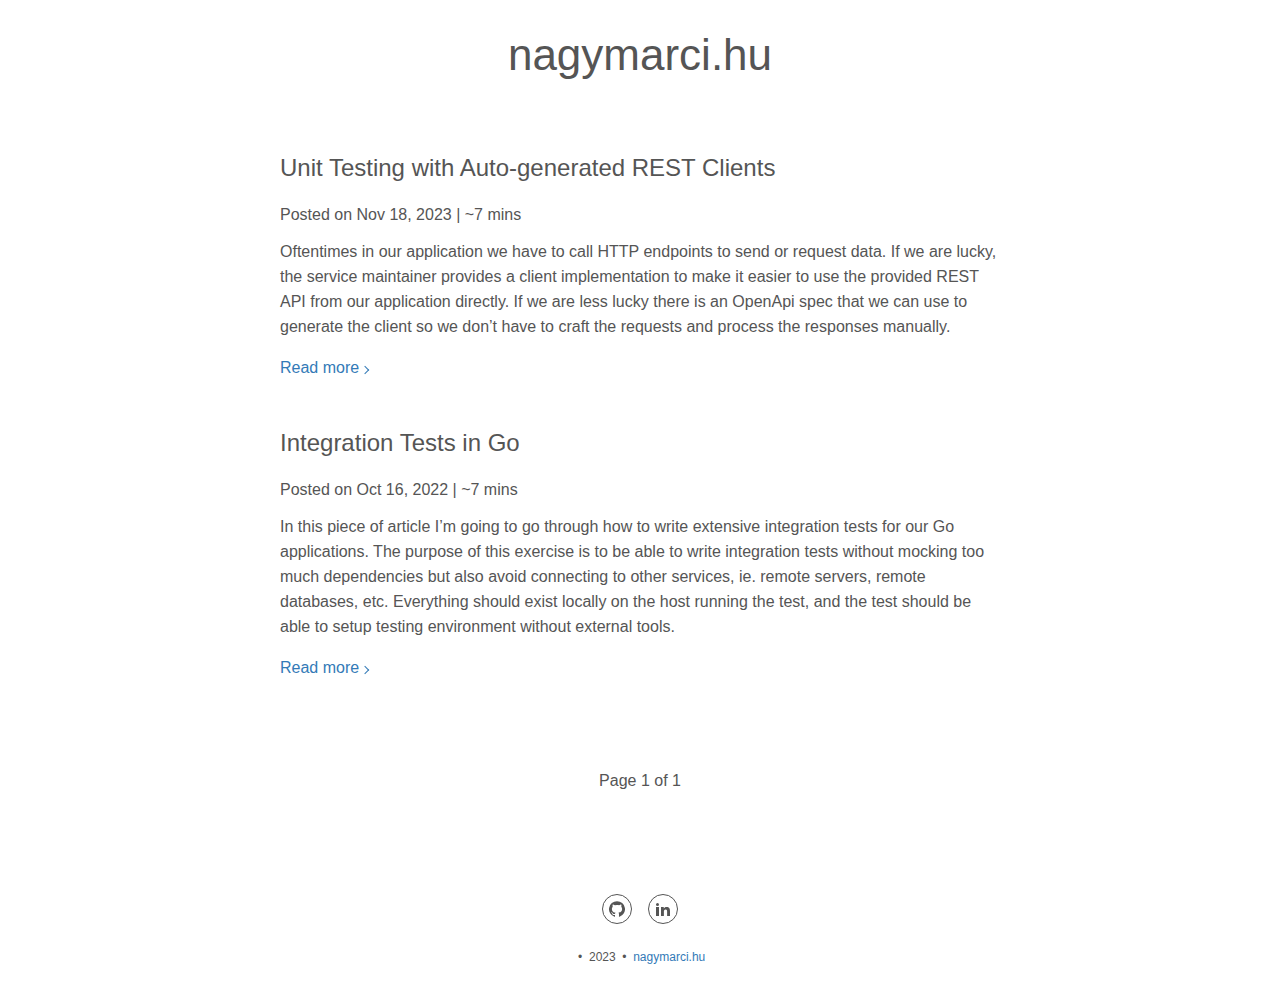
<file: index.html>
<!doctype html><html lang=en-us prefix="og: http://ogp.me/ns#"><head><meta charset=utf-8><meta name=viewport content="width=device-width,initial-scale=1,maximum-scale=1"><title>nagymarci.hu</title>
<meta property="og:title" content="nagymarci.hu"><meta name=twitter:title content="nagymarci.hu"><meta name=author content><meta property="og:site_name" content="nagymarci.hu"><meta property="og:url" content="https://nagymarci.github.io/"><meta name=twitter:card content="summary"><meta property="og:type" content="website"><meta name=generator content="Hugo 0.120.4"><link rel=stylesheet href=https://nagymarci.github.io/css/style.css><link rel=stylesheet href=https://nagymarci.github.io/css/summary.css><link href=https://nagymarci.github.io/index.xml rel=alternate type=application/rss+xml title=nagymarci.hu></head><body><a href=#main class="skip-link p-screen-reader-text">Skip to content</a><svg xmlns="http://www.w3.org/2000/svg" style="display:none" aria-hidden="true"><symbol id="icon-500px" viewBox="0 0 16 16"><g><path d="M3.953 10.512a5.24 5.24.0 006.996 3.141c.625-.262 1.184-.641 1.666-1.122s.859-1.041 1.122-1.666c.272-.647.412-1.331.412-2.037s-.137-1.394-.412-2.037c-.262-.625-.641-1.184-1.122-1.666s-1.041-.859-1.666-1.122A5.226 5.226.0 008.912 3.59c-.716.0-1.431.144-2.066.413-.509.216-1.372.769-1.875 1.291l-.003.003V.984h7.241c.262-.003.262-.372.262-.491.0-.122.0-.487-.266-.491H4.377a.343.343.0 00-.344.341v6.066c0 .197.244.338.472.384.444.094.544-.047.653-.197l.016-.019c.166-.247.681-.766.688-.772a4.262 4.262.0 013.037-1.25c1.147.0 2.222.444 3.028 1.25a4.245 4.245.0 011.256 3.019 4.236 4.236.0 01-1.25 3.019 4.336 4.336.0 01-3.047 1.25 4.136 4.136.0 01-2.159-.597l.003-3.688c0-.491.213-1.028.572-1.431a2.09 2.09.0 011.588-.716c.594.0 1.15.225 1.566.634.409.406.637.95.637 1.528A2.179 2.179.0 018.887 11.02c-.238.0-.672-.106-.691-.109-.25-.075-.356.272-.391.387-.134.441.069.528.109.541.397.125.659.147 1.003.147a3.173 3.173.0 003.169-3.169c0-1.734-1.422-3.144-3.166-3.144-.856.0-1.659.328-2.263.919-.575.566-.903 1.319-.903 2.069v.019c-.003.094-.003 2.306-.006 3.031l-.003-.003c-.328-.363-.653-.919-.869-1.488-.084-.222-.275-.184-.534-.103-.125.034-.469.141-.391.394zm3.722-.865c0 .106.097.2.156.253l.019.019c.1.097.194.147.281.147a.181.181.0 00.131-.05c.044-.041.537-.544.588-.591l.553.55c.05.056.106.088.172.088.088.0.184-.053.284-.156.238-.244.119-.375.063-.438l-.559-.559.584-.588c.128-.137.016-.284-.097-.397-.162-.162-.322-.206-.422-.112l-.581.581-.588-.588a.16.16.0 00-.113-.047c-.078.0-.172.053-.275.156-.181.181-.219.306-.125.406l.588.584-.584.584c-.053.05-.078.103-.075.156zm1.278-7.931c-.938.0-1.938.191-2.669.506a.207.207.0 00-.134.181.753.753.0 00.069.337c.047.116.166.425.4.334a6.689 6.689.0 012.334-.444 6.35 6.35.0 012.469.497c.622.263 1.206.644 1.844 1.194a.22.22.0 00.147.059c.125.0.244-.122.347-.237.169-.191.287-.35.119-.509a6.858 6.858.0 00-2.1-1.356 7.326 7.326.0 00-2.825-.563zM14.006 13.3c-.113-.113-.209-.178-.294-.203s-.162-.006-.222.053l-.056.056a6.32 6.32.0 01-6.938 1.356 6.336 6.336.0 01-2.013-1.356 6.046 6.046.0 01-1.356-2.012c-.288-.713-.381-1.247-.413-1.422-.003-.016-.006-.028-.006-.037-.041-.206-.231-.222-.503-.178-.112.019-.459.072-.428.319v.006a7.261 7.261.0 002.04 3.994 7.266 7.266.0 0010.288.0l.059-.059c.069-.084.134-.225-.159-.516z"/></g></symbol><symbol id="icon-codepen" viewBox="0 0 16 16"><g><path d="M14.777 5.751l-7-4.667a.5.5.0 00-.555.0l-7 4.667a.501.501.0 00-.223.416v4.667c0 .167.084.323.223.416l7 4.667a.5.5.0 00.554.0l7-4.667a.501.501.0 00.223-.416V6.167a.501.501.0 00-.223-.416zM7.5 10.232 4.901 8.5 7.5 6.768 10.099 8.5 7.5 10.232zM8 5.899V2.434l5.599 3.732L11 7.898l-3-2zm-1 0-3 2-2.599-1.732L7 2.435V5.9zM3.099 8.5 1 9.899V7.101L3.099 8.5zM4 9.101l3 2v3.465l-5.599-3.732L4 9.102zm4 2 3-2 2.599 1.732L8 14.565V11.1zM11.901 8.5 14 7.101v2.798L11.901 8.5z"/></g></symbol><symbol id="icon-dribbble" viewBox="0 0 16 16"><g><path d="M8 16c-4.412.0-8-3.588-8-8s3.587-8 8-8c4.412.0 8 3.587 8 8s-3.588 8-8 8zm6.747-6.906c-.234-.075-2.116-.634-4.256-.291a29.7 29.7.0 011.328 4.872 6.845 6.845.0 002.928-4.581zM10.669 14.3c-.103-.6-.497-2.688-1.456-5.181-.016.006-.031.009-.044.016-3.856 1.344-5.241 4.016-5.362 4.266a6.807 6.807.0 006.863.9zm-7.747-1.722c.156-.266 2.031-3.369 5.553-4.509a7.04 7.04.0 01.269-.081 24.04 24.04.0 00-.553-1.159c-3.409 1.022-6.722.978-7.022.975-.003.069-.003.138-.003.209.0 1.753.666 3.356 1.756 4.566zM1.313 6.609c.306.003 3.122.016 6.319-.831A43.092 43.092.0 005.098 1.825 6.854 6.854.0 001.314 6.609zM6.4 1.366a36.612 36.612.0 012.55 4c2.431-.909 3.459-2.294 3.581-2.469A6.799 6.799.0 006.4 1.366zm6.891 2.325c-.144.194-1.291 1.663-3.816 2.694.159.325.313.656.453.991.05.119.1.234.147.353 2.275-.284 4.534.172 4.759.219A6.816 6.816.0 0013.29 3.692z"/></g></symbol><symbol id="icon-facebook" viewBox="0 0 16 16"><g><path d="M9.5 3H12V0H9.5C7.57.0 6 1.57 6 3.5V5H4v3h2v8h3V8h2.5l.5-3H9V3.5c0-.271.229-.5.5-.5z"/></g></symbol><symbol id="icon-feed" viewBox="0 0 16 16"><g><path d="M2.13 11.733c-1.175.0-2.13.958-2.13 2.126.0 1.174.955 2.122 2.13 2.122a2.126 2.126.0 002.133-2.122A2.133 2.133.0 002.13 11.733zM.002 5.436v3.067c1.997.0 3.874.781 5.288 2.196a7.45 7.45.0 012.192 5.302h3.08c0-5.825-4.739-10.564-10.56-10.564zM.006.0v3.068C7.128 3.068 12.924 8.87 12.924 16H16C16 7.18 8.824.0.006.0z"/></g></symbol><symbol id="icon-flickr" viewBox="0 0 16 16"><g><path d="M0 8.5a3.5 3.5.0 117 0 3.5 3.5.0 01-7 0zm9 0a3.5 3.5.0 117 0 3.5 3.5.0 01-7 0z"/></g></symbol><symbol id="icon-github" viewBox="0 0 16 16"><g><path d="M8 .198A8 8 0 005.471 15.789c.4.074.547-.174.547-.385.0-.191-.008-.821-.011-1.489-2.226.484-2.695-.944-2.695-.944-.364-.925-.888-1.171-.888-1.171-.726-.497.055-.486.055-.486.803.056 1.226.824 1.226.824.714 1.223 1.872.869 2.328.665.072-.517.279-.87.508-1.07-1.777-.202-3.645-.888-3.645-3.954.0-.873.313-1.587.824-2.147-.083-.202-.357-1.015.077-2.117.0.0.672-.215 2.201.82A7.672 7.672.0 018 4.066c.68.003 1.365.092 2.004.269 1.527-1.035 2.198-.82 2.198-.82.435 1.102.162 1.916.079 2.117.513.56.823 1.274.823 2.147.0 3.073-1.872 3.749-3.653 3.947.287.248.543.735.543 1.481.0 1.07-.009 1.932-.009 2.195.0.213.144.462.55.384A8 8 0 008.001.196z"/></g></symbol><symbol id="icon-gitlab" viewBox="0 0 28 28"><g><path d="M1.625 11.031 14 26.89.437 17.046a1.092 1.092.0 01-.391-1.203l1.578-4.813zm7.219.0h10.313L14.001 26.89zM5.75 1.469l3.094 9.562H1.625l3.094-9.562a.548.548.0 011.031.0zm20.625 9.562 1.578 4.813a1.09 1.09.0 01-.391 1.203l-13.563 9.844 12.375-15.859zm0 0h-7.219l3.094-9.562a.548.548.0 011.031.0z"/></g></symbol><symbol id="icon-google-plus" viewBox="0 0 16 16"><g><path d="M5.091 7.147v1.747h2.888c-.116.75-.872 2.197-2.888 2.197-1.737.0-3.156-1.441-3.156-3.216s1.419-3.216 3.156-3.216c.991.0 1.65.422 2.028.784L8.5 4.112c-.888-.828-2.037-1.331-3.409-1.331C2.275 2.784.0 5.059.0 7.875s2.275 5.091 5.091 5.091c2.937.0 4.888-2.066 4.888-4.975.0-.334-.037-.591-.081-.844H5.092zM16 7h-1.5V5.5H13V7h-1.5v1.5H13V10h1.5V8.5H16z"/></g></symbol><symbol id="icon-instagram" viewBox="0 0 22 22"><g><path d="M15.445.0H6.554A6.559 6.559.0 000 6.554v8.891A6.559 6.559.0 006.554 22h8.891a6.56 6.56.0 006.554-6.555V6.554A6.557 6.557.0 0015.445.0zm4.342 15.445a4.343 4.343.0 01-4.342 4.342H6.554a4.341 4.341.0 01-4.341-4.342V6.554a4.34 4.34.0 014.341-4.341h8.891a4.342 4.342.0 014.341 4.341l.001 8.891z"/><path d="M11 5.312A5.693 5.693.0 005.312 11 5.694 5.694.0 0011 16.688 5.694 5.694.0 0016.688 11 5.693 5.693.0 0011 5.312zm0 9.163a3.475 3.475.0 11-.001-6.95 3.475 3.475.0 01.001 6.95zm5.7-10.484a1.363 1.363.0 11-1.364 1.364c0-.752.51-1.364 1.364-1.364z"/></g></symbol><symbol id="icon-linkedin" viewBox="0 0 16 16"><g><path d="M6 6h2.767v1.418h.04C9.192 6.727 10.134 6 11.539 6 14.46 6 15 7.818 15 10.183V15h-2.885v-4.27c0-1.018-.021-2.329-1.5-2.329-1.502.0-1.732 1.109-1.732 2.255V15H6V6zM1 6h3v9H1V6zM4 3.5A1.5 1.5.0 11.999 3.499 1.5 1.5.0 014 3.5z"/></g></symbol><symbol id="icon-mail" viewBox="0 0 22 18"><g><path fill="#000" d="M0 17.225V.776h22v16.447H0v.002zm3.011-1.815h15.978l-5.111-5.115L11 13.179l-2.877-2.883-5.112 5.114zm-1.216-1.275 5.077-5.09L1.795 3.98v10.155zm13.332-5.09 5.079 5.09V3.979l-5.079 5.066zm-4.126 1.588 8.022-8.027-16.045-.001 8.023 8.028z"/></g></symbol><symbol id="icon-medium" viewBox="0 0 24 24"><g><path d="M22.085 4.733 24 2.901V2.5h-6.634l-4.728 11.768L7.259 2.5H.303v.401L2.54 5.594c.218.199.332.49.303.783V16.96c.069.381-.055.773-.323 1.05L0 21.064v.396h7.145v-.401l-2.52-3.049a1.244 1.244.0 01-.347-1.05V7.806l6.272 13.659h.729l5.393-13.659v10.881c0 .287.0.346-.188.534l-1.94 1.877v.402h9.412v-.401l-1.87-1.831a.556.556.0 01-.214-.534V5.267a.554.554.0 01.213-.534z"/></g></symbol><symbol id="icon-npm" viewBox="0 0 16 16"><g><path d="M0 0v16h16V0H0zm13 13h-2V5H8v8H3V3h10v10z"/></g></symbol><symbol id="icon-pinterest" viewBox="0 0 16 16"><g><path d="M8 1.069A6.93 6.93.0 005.475 14.453c-.059-.547-.116-1.391.025-1.988.125-.541.813-3.444.813-3.444s-.206-.416-.206-1.028c0-.963.559-1.684 1.253-1.684.591.0.878.444.878.975.0.594-.378 1.484-.575 2.306-.166.691.344 1.253 1.025 1.253 1.231.0 2.178-1.3 2.178-3.175.0-1.659-1.194-2.819-2.894-2.819-1.972.0-3.128 1.478-3.128 3.009.0.597.228 1.234.516 1.581.056.069.066.128.047.2a95.89 95.89.0 01-.194.787c-.031.128-.1.153-.231.094-.866-.403-1.406-1.669-1.406-2.684.0-2.188 1.587-4.194 4.578-4.194 2.403.0 4.272 1.712 4.272 4.003.0 2.388-1.506 4.313-3.597 4.313-.703.0-1.362-.366-1.588-.797.0.0-.347 1.322-.431 1.647-.156.603-.578 1.356-.862 1.816a6.93 6.93.0 008.984-6.622A6.931 6.931.0 008.001 1.068z"/></g></symbol><symbol id="icon-search" viewBox="0 0 16 16"><g><path d="M15.504 13.616l-3.79-3.223c-.392-.353-.811-.514-1.149-.499a6 6 0 10-.672.672c-.016.338.146.757.499 1.149l3.223 3.79c.552.613 1.453.665 2.003.115s.498-1.452-.115-2.003zM6 10a4 4 0 110-8 4 4 0 010 8z"/></g></symbol><symbol id="icon-strava" viewBox="0 0 24 24"><g><path d="M15.387 17.944l-2.089-4.116h-3.065L15.387 24l5.15-10.172h-3.066m-7.008-5.599 2.836 5.598h4.172L10.463.0l-7 13.828h4.169"/></g></symbol><symbol id="icon-tumblr" viewBox="0 0 16 16"><g><path d="M9.001 7v3.659c0 .928-.012 1.463.086 1.727.098.262.342.534.609.691.354.212.758.318 1.214.318.81.0 1.289-.107 2.09-.633v2.405a9.089 9.089.0 01-1.833.639A7.93 7.93.0 019.369 16a4.9 4.9.0 01-1.725-.276 4.195 4.195.0 01-1.438-.79c-.398-.343-.672-.706-.826-1.091s-.23-.944-.23-1.676V6.556H3.003V4.29c.628-.204 1.331-.497 1.778-.877a4.386 4.386.0 001.08-1.374C6.133 1.505 6.32.825 6.422.0h2.579v4H13v3H9.001z"/></g></symbol><symbol id="icon-twitter" viewBox="0 0 16 16"><g><path d="M16 3.538a6.461 6.461.0 01-1.884.516 3.301 3.301.0 001.444-1.816 6.607 6.607.0 01-2.084.797 3.28 3.28.0 00-2.397-1.034A3.28 3.28.0 007.882 6.029 9.321 9.321.0 011.116 2.598a3.284 3.284.0 001.015 4.381A3.301 3.301.0 01.643 6.57v.041A3.283 3.283.0 003.277 9.83a3.291 3.291.0 01-1.485.057 3.293 3.293.0 003.066 2.281 6.586 6.586.0 01-4.862 1.359 9.286 9.286.0 005.034 1.475c6.037.0 9.341-5.003 9.341-9.341.0-.144-.003-.284-.009-.425a6.59 6.59.0 001.637-1.697z"/></g></symbol><symbol id="icon-vimeo" viewBox="0 0 16 16"><g><path d="M15.994 4.281c-.072 1.556-1.159 3.691-3.263 6.397-2.175 2.825-4.016 4.241-5.522 4.241-.931.0-1.722-.859-2.366-2.581-.431-1.578-.859-3.156-1.291-4.734-.478-1.722-.991-2.581-1.541-2.581-.119.0-.538.253-1.256.753l-.753-.969c.791-.694 1.569-1.388 2.334-2.081 1.053-.909 1.844-1.387 2.372-1.438 1.244-.119 2.013.731 2.3 2.553.309 1.966.525 3.188.647 3.666.359 1.631.753 2.447 1.184 2.447.334.0.838-.528 1.509-1.588.669-1.056 1.028-1.862 1.078-2.416.097-.912-.262-1.372-1.078-1.372a2.98 2.98.0 00-1.184.263c.787-2.575 2.287-3.825 4.506-3.753 1.641.044 2.416 1.109 2.322 3.194z"/></g></symbol><symbol id="icon-wordpress" viewBox="0 0 16 16"><g><path d="M2 8c0 2.313 1.38 4.312 3.382 5.259L2.52 5.622A5.693 5.693.0 002 8zm10.05-.295c0-.722-.266-1.222-.495-1.612-.304-.482-.589-.889-.589-1.371.0-.537.418-1.037 1.008-1.037.027.0.052.003.078.005A6.064 6.064.0 008 2.156 6.036 6.036.0 002.987 4.79c.141.004.274.007.386.007.627.0 1.599-.074 1.599-.074.323-.018.361.444.038.482.0.0-.325.037-.687.055l2.185 6.33 1.313-3.835-.935-2.495a12.304 12.304.0 01-.629-.055c-.323-.019-.285-.5.038-.482.0.0.991.074 1.58.074.627.0 1.599-.074 1.599-.074.323-.018.362.444.038.482.0.0-.326.037-.687.055l2.168 6.282.599-1.947c.259-.809.457-1.389.457-1.889zm-3.945.806-1.8 5.095a6.148 6.148.0 003.687-.093.52.52.0 01-.043-.081L8.105 8.511zm5.16-3.315c.026.186.04.386.04.601.0.593-.114 1.259-.456 2.093l-1.833 5.16c1.784-1.013 2.983-2.895 2.983-5.051a5.697 5.697.0 00-.735-2.803zM8 0a8 8 0 100 16A8 8 0 008 0zm0 15A7 7 0 118 1a7 7 0 010 14z"/></g></symbol><symbol id="icon-youtube" viewBox="0 0 16 16"><g><path d="M15.841 4.8s-.156-1.103-.637-1.587c-.609-.637-1.291-.641-1.603-.678-2.237-.163-5.597-.163-5.597-.163h-.006s-3.359.0-5.597.163c-.313.038-.994.041-1.603.678C.317 3.697.164 4.8.164 4.8S.005 6.094.005 7.391v1.213c0 1.294.159 2.591.159 2.591s.156 1.103.634 1.588c.609.637 1.409.616 1.766.684 1.281.122 5.441.159 5.441.159s3.363-.006 5.6-.166c.313-.037.994-.041 1.603-.678.481-.484.637-1.588.637-1.588s.159-1.294.159-2.591V7.39c-.003-1.294-.162-2.591-.162-2.591zm-9.494 5.275V5.578l4.322 2.256-4.322 2.241z"/></g></symbol></svg><header class=l-header><h1 class="c-title p-title"><a href=https://nagymarci.github.io/ class=p-title__link>nagymarci.hu</a></h1></header><main id=main class=l-main><article class="c-article p-list-article"><header><h2 class="c-title c-article__title"><a href=https://nagymarci.github.io/posts/unit-testing-with-autogenerated-clients/>Unit Testing with Auto-generated REST Clients</a></h2><p class=c-article__meta>Posted on
<time datetime=2023-11-18T14:45:22+01:00>Nov 18, 2023
</time>|
~7 mins</p></header><div class=summary>Oftentimes in our application we have to call HTTP endpoints to send or request data. If we are lucky, the service maintainer provides a client implementation to make it easier to use the provided REST API from our application directly. If we are less lucky there is an OpenApi spec that we can use to generate the client so we don&rsquo;t have to craft the requests and process the responses manually.</div><a href=https://nagymarci.github.io/posts/unit-testing-with-autogenerated-clients/ class="c-article__btn p-list-article__btn">Read more</a></article><article class="c-article p-list-article"><header><h2 class="c-title c-article__title"><a href=https://nagymarci.github.io/posts/integration-tests-in-go/>Integration Tests in Go</a></h2><p class=c-article__meta>Posted on
<time datetime=2022-10-16T19:46:17+02:00>Oct 16, 2022
</time>|
~7 mins</p></header><div class=summary><p>In this piece of article I&rsquo;m going to go through how to write extensive integration tests for our Go
applications. The purpose of this exercise is to be able to write integration tests without mocking
too much dependencies but also avoid connecting to other services, ie. remote servers, remote databases,
etc. Everything should exist locally on the host running the test, and the test should be able to setup
testing environment without external tools.</p></div><a href=https://nagymarci.github.io/posts/integration-tests-in-go/ class="c-article__btn p-list-article__btn">Read more</a></article><nav class="c-pagination p-pagination"><div class=c-pagination__ctrl><div class=c-pagination__newer></div><div class=c-pagination__older></div></div><span class="c-pagination__count p-pagination__count">Page 1 of 1</span></nav></main><footer class=l-footer><ul class=c-links><li class=c-links__item><a href=https://github.com/nagymarci target=_blank><svg viewBox="0 0 64 64" class="c-links__icon"><title>github</title><use xlink:href="#icon-github"/></svg></a></li><li class=c-links__item><a href=https://linkedin.com/in/marton-nagy-80b537124 target=_blank><svg viewBox="0 0 64 64" class="c-links__icon"><title>linkedin</title><use xlink:href="#icon-linkedin"/></svg></a></li></ul><p class=p-copyright>&nbsp;&bull;&nbsp;
2023
&nbsp;&bull;&nbsp;
<a href=https://nagymarci.github.io/>nagymarci.hu</a></p></footer><script type=text/javascript src=https://nagymarci.github.io/js/bundle.js defer></script></body></html>
</file>
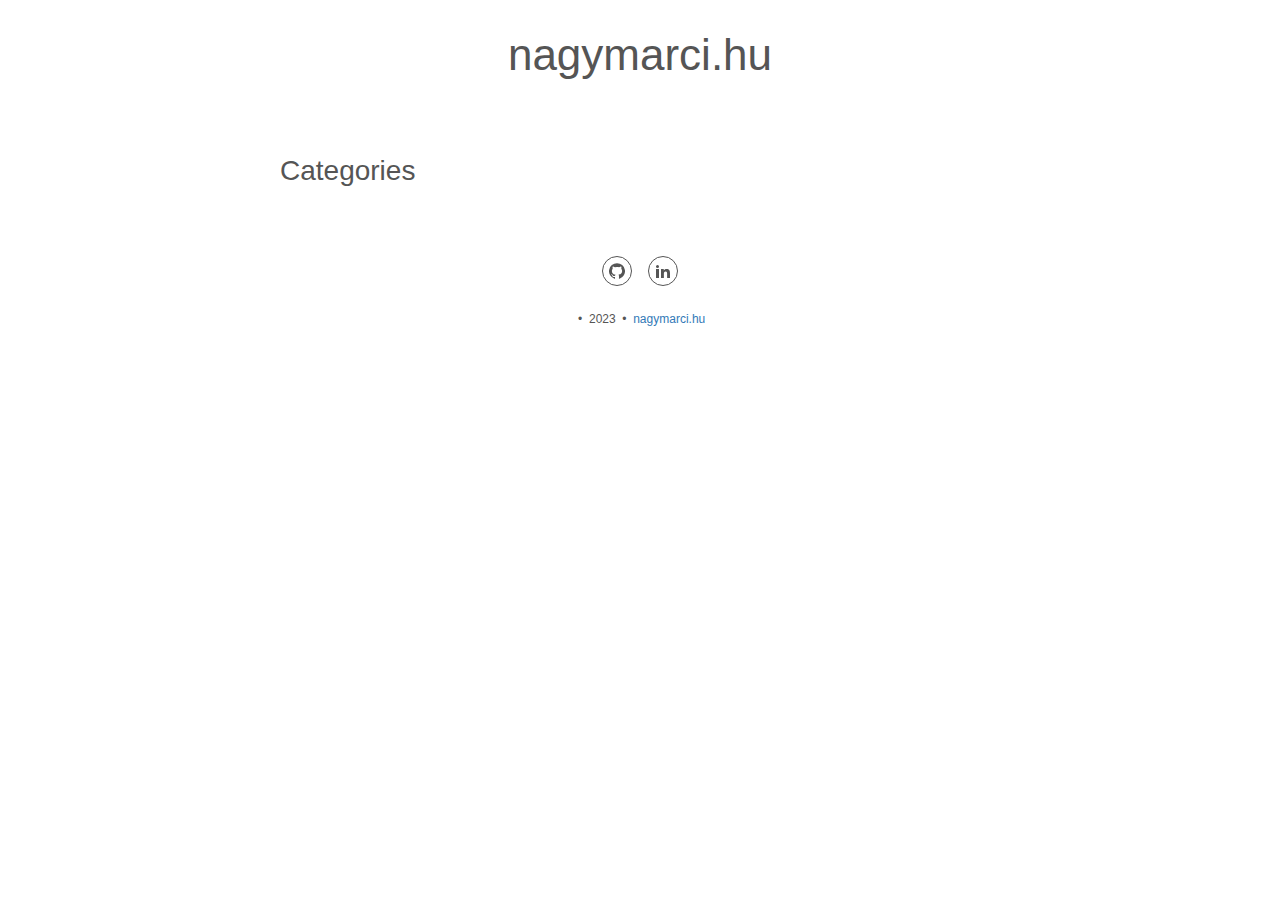
<file: categories/index.html>
<!doctype html><html lang=en-us prefix="og: http://ogp.me/ns#"><head><meta charset=utf-8><meta name=viewport content="width=device-width,initial-scale=1,maximum-scale=1"><title>Categories</title>
<meta property="og:title" content="Categories"><meta name=twitter:title content="Categories"><meta name=author content><meta property="og:site_name" content="nagymarci.hu"><meta property="og:url" content="https://nagymarci.github.io/categories/"><meta name=twitter:card content="summary"><meta property="og:type" content="website"><meta name=generator content="Hugo 0.120.4"><link rel=stylesheet href=https://nagymarci.github.io/css/style.css><link rel=stylesheet href=https://nagymarci.github.io/css/summary.css></head><body><a href=#main class="skip-link p-screen-reader-text">Skip to content</a><svg xmlns="http://www.w3.org/2000/svg" style="display:none" aria-hidden="true"><symbol id="icon-500px" viewBox="0 0 16 16"><g><path d="M3.953 10.512a5.24 5.24.0 006.996 3.141c.625-.262 1.184-.641 1.666-1.122s.859-1.041 1.122-1.666c.272-.647.412-1.331.412-2.037s-.137-1.394-.412-2.037c-.262-.625-.641-1.184-1.122-1.666s-1.041-.859-1.666-1.122A5.226 5.226.0 008.912 3.59c-.716.0-1.431.144-2.066.413-.509.216-1.372.769-1.875 1.291l-.003.003V.984h7.241c.262-.003.262-.372.262-.491.0-.122.0-.487-.266-.491H4.377a.343.343.0 00-.344.341v6.066c0 .197.244.338.472.384.444.094.544-.047.653-.197l.016-.019c.166-.247.681-.766.688-.772a4.262 4.262.0 013.037-1.25c1.147.0 2.222.444 3.028 1.25a4.245 4.245.0 011.256 3.019 4.236 4.236.0 01-1.25 3.019 4.336 4.336.0 01-3.047 1.25 4.136 4.136.0 01-2.159-.597l.003-3.688c0-.491.213-1.028.572-1.431a2.09 2.09.0 011.588-.716c.594.0 1.15.225 1.566.634.409.406.637.95.637 1.528A2.179 2.179.0 018.887 11.02c-.238.0-.672-.106-.691-.109-.25-.075-.356.272-.391.387-.134.441.069.528.109.541.397.125.659.147 1.003.147a3.173 3.173.0 003.169-3.169c0-1.734-1.422-3.144-3.166-3.144-.856.0-1.659.328-2.263.919-.575.566-.903 1.319-.903 2.069v.019c-.003.094-.003 2.306-.006 3.031l-.003-.003c-.328-.363-.653-.919-.869-1.488-.084-.222-.275-.184-.534-.103-.125.034-.469.141-.391.394zm3.722-.865c0 .106.097.2.156.253l.019.019c.1.097.194.147.281.147a.181.181.0 00.131-.05c.044-.041.537-.544.588-.591l.553.55c.05.056.106.088.172.088.088.0.184-.053.284-.156.238-.244.119-.375.063-.438l-.559-.559.584-.588c.128-.137.016-.284-.097-.397-.162-.162-.322-.206-.422-.112l-.581.581-.588-.588a.16.16.0 00-.113-.047c-.078.0-.172.053-.275.156-.181.181-.219.306-.125.406l.588.584-.584.584c-.053.05-.078.103-.075.156zm1.278-7.931c-.938.0-1.938.191-2.669.506a.207.207.0 00-.134.181.753.753.0 00.069.337c.047.116.166.425.4.334a6.689 6.689.0 012.334-.444 6.35 6.35.0 012.469.497c.622.263 1.206.644 1.844 1.194a.22.22.0 00.147.059c.125.0.244-.122.347-.237.169-.191.287-.35.119-.509a6.858 6.858.0 00-2.1-1.356 7.326 7.326.0 00-2.825-.563zM14.006 13.3c-.113-.113-.209-.178-.294-.203s-.162-.006-.222.053l-.056.056a6.32 6.32.0 01-6.938 1.356 6.336 6.336.0 01-2.013-1.356 6.046 6.046.0 01-1.356-2.012c-.288-.713-.381-1.247-.413-1.422-.003-.016-.006-.028-.006-.037-.041-.206-.231-.222-.503-.178-.112.019-.459.072-.428.319v.006a7.261 7.261.0 002.04 3.994 7.266 7.266.0 0010.288.0l.059-.059c.069-.084.134-.225-.159-.516z"/></g></symbol><symbol id="icon-codepen" viewBox="0 0 16 16"><g><path d="M14.777 5.751l-7-4.667a.5.5.0 00-.555.0l-7 4.667a.501.501.0 00-.223.416v4.667c0 .167.084.323.223.416l7 4.667a.5.5.0 00.554.0l7-4.667a.501.501.0 00.223-.416V6.167a.501.501.0 00-.223-.416zM7.5 10.232 4.901 8.5 7.5 6.768 10.099 8.5 7.5 10.232zM8 5.899V2.434l5.599 3.732L11 7.898l-3-2zm-1 0-3 2-2.599-1.732L7 2.435V5.9zM3.099 8.5 1 9.899V7.101L3.099 8.5zM4 9.101l3 2v3.465l-5.599-3.732L4 9.102zm4 2 3-2 2.599 1.732L8 14.565V11.1zM11.901 8.5 14 7.101v2.798L11.901 8.5z"/></g></symbol><symbol id="icon-dribbble" viewBox="0 0 16 16"><g><path d="M8 16c-4.412.0-8-3.588-8-8s3.587-8 8-8c4.412.0 8 3.587 8 8s-3.588 8-8 8zm6.747-6.906c-.234-.075-2.116-.634-4.256-.291a29.7 29.7.0 011.328 4.872 6.845 6.845.0 002.928-4.581zM10.669 14.3c-.103-.6-.497-2.688-1.456-5.181-.016.006-.031.009-.044.016-3.856 1.344-5.241 4.016-5.362 4.266a6.807 6.807.0 006.863.9zm-7.747-1.722c.156-.266 2.031-3.369 5.553-4.509a7.04 7.04.0 01.269-.081 24.04 24.04.0 00-.553-1.159c-3.409 1.022-6.722.978-7.022.975-.003.069-.003.138-.003.209.0 1.753.666 3.356 1.756 4.566zM1.313 6.609c.306.003 3.122.016 6.319-.831A43.092 43.092.0 005.098 1.825 6.854 6.854.0 001.314 6.609zM6.4 1.366a36.612 36.612.0 012.55 4c2.431-.909 3.459-2.294 3.581-2.469A6.799 6.799.0 006.4 1.366zm6.891 2.325c-.144.194-1.291 1.663-3.816 2.694.159.325.313.656.453.991.05.119.1.234.147.353 2.275-.284 4.534.172 4.759.219A6.816 6.816.0 0013.29 3.692z"/></g></symbol><symbol id="icon-facebook" viewBox="0 0 16 16"><g><path d="M9.5 3H12V0H9.5C7.57.0 6 1.57 6 3.5V5H4v3h2v8h3V8h2.5l.5-3H9V3.5c0-.271.229-.5.5-.5z"/></g></symbol><symbol id="icon-feed" viewBox="0 0 16 16"><g><path d="M2.13 11.733c-1.175.0-2.13.958-2.13 2.126.0 1.174.955 2.122 2.13 2.122a2.126 2.126.0 002.133-2.122A2.133 2.133.0 002.13 11.733zM.002 5.436v3.067c1.997.0 3.874.781 5.288 2.196a7.45 7.45.0 012.192 5.302h3.08c0-5.825-4.739-10.564-10.56-10.564zM.006.0v3.068C7.128 3.068 12.924 8.87 12.924 16H16C16 7.18 8.824.0.006.0z"/></g></symbol><symbol id="icon-flickr" viewBox="0 0 16 16"><g><path d="M0 8.5a3.5 3.5.0 117 0 3.5 3.5.0 01-7 0zm9 0a3.5 3.5.0 117 0 3.5 3.5.0 01-7 0z"/></g></symbol><symbol id="icon-github" viewBox="0 0 16 16"><g><path d="M8 .198A8 8 0 005.471 15.789c.4.074.547-.174.547-.385.0-.191-.008-.821-.011-1.489-2.226.484-2.695-.944-2.695-.944-.364-.925-.888-1.171-.888-1.171-.726-.497.055-.486.055-.486.803.056 1.226.824 1.226.824.714 1.223 1.872.869 2.328.665.072-.517.279-.87.508-1.07-1.777-.202-3.645-.888-3.645-3.954.0-.873.313-1.587.824-2.147-.083-.202-.357-1.015.077-2.117.0.0.672-.215 2.201.82A7.672 7.672.0 018 4.066c.68.003 1.365.092 2.004.269 1.527-1.035 2.198-.82 2.198-.82.435 1.102.162 1.916.079 2.117.513.56.823 1.274.823 2.147.0 3.073-1.872 3.749-3.653 3.947.287.248.543.735.543 1.481.0 1.07-.009 1.932-.009 2.195.0.213.144.462.55.384A8 8 0 008.001.196z"/></g></symbol><symbol id="icon-gitlab" viewBox="0 0 28 28"><g><path d="M1.625 11.031 14 26.89.437 17.046a1.092 1.092.0 01-.391-1.203l1.578-4.813zm7.219.0h10.313L14.001 26.89zM5.75 1.469l3.094 9.562H1.625l3.094-9.562a.548.548.0 011.031.0zm20.625 9.562 1.578 4.813a1.09 1.09.0 01-.391 1.203l-13.563 9.844 12.375-15.859zm0 0h-7.219l3.094-9.562a.548.548.0 011.031.0z"/></g></symbol><symbol id="icon-google-plus" viewBox="0 0 16 16"><g><path d="M5.091 7.147v1.747h2.888c-.116.75-.872 2.197-2.888 2.197-1.737.0-3.156-1.441-3.156-3.216s1.419-3.216 3.156-3.216c.991.0 1.65.422 2.028.784L8.5 4.112c-.888-.828-2.037-1.331-3.409-1.331C2.275 2.784.0 5.059.0 7.875s2.275 5.091 5.091 5.091c2.937.0 4.888-2.066 4.888-4.975.0-.334-.037-.591-.081-.844H5.092zM16 7h-1.5V5.5H13V7h-1.5v1.5H13V10h1.5V8.5H16z"/></g></symbol><symbol id="icon-instagram" viewBox="0 0 22 22"><g><path d="M15.445.0H6.554A6.559 6.559.0 000 6.554v8.891A6.559 6.559.0 006.554 22h8.891a6.56 6.56.0 006.554-6.555V6.554A6.557 6.557.0 0015.445.0zm4.342 15.445a4.343 4.343.0 01-4.342 4.342H6.554a4.341 4.341.0 01-4.341-4.342V6.554a4.34 4.34.0 014.341-4.341h8.891a4.342 4.342.0 014.341 4.341l.001 8.891z"/><path d="M11 5.312A5.693 5.693.0 005.312 11 5.694 5.694.0 0011 16.688 5.694 5.694.0 0016.688 11 5.693 5.693.0 0011 5.312zm0 9.163a3.475 3.475.0 11-.001-6.95 3.475 3.475.0 01.001 6.95zm5.7-10.484a1.363 1.363.0 11-1.364 1.364c0-.752.51-1.364 1.364-1.364z"/></g></symbol><symbol id="icon-linkedin" viewBox="0 0 16 16"><g><path d="M6 6h2.767v1.418h.04C9.192 6.727 10.134 6 11.539 6 14.46 6 15 7.818 15 10.183V15h-2.885v-4.27c0-1.018-.021-2.329-1.5-2.329-1.502.0-1.732 1.109-1.732 2.255V15H6V6zM1 6h3v9H1V6zM4 3.5A1.5 1.5.0 11.999 3.499 1.5 1.5.0 014 3.5z"/></g></symbol><symbol id="icon-mail" viewBox="0 0 22 18"><g><path fill="#000" d="M0 17.225V.776h22v16.447H0v.002zm3.011-1.815h15.978l-5.111-5.115L11 13.179l-2.877-2.883-5.112 5.114zm-1.216-1.275 5.077-5.09L1.795 3.98v10.155zm13.332-5.09 5.079 5.09V3.979l-5.079 5.066zm-4.126 1.588 8.022-8.027-16.045-.001 8.023 8.028z"/></g></symbol><symbol id="icon-medium" viewBox="0 0 24 24"><g><path d="M22.085 4.733 24 2.901V2.5h-6.634l-4.728 11.768L7.259 2.5H.303v.401L2.54 5.594c.218.199.332.49.303.783V16.96c.069.381-.055.773-.323 1.05L0 21.064v.396h7.145v-.401l-2.52-3.049a1.244 1.244.0 01-.347-1.05V7.806l6.272 13.659h.729l5.393-13.659v10.881c0 .287.0.346-.188.534l-1.94 1.877v.402h9.412v-.401l-1.87-1.831a.556.556.0 01-.214-.534V5.267a.554.554.0 01.213-.534z"/></g></symbol><symbol id="icon-npm" viewBox="0 0 16 16"><g><path d="M0 0v16h16V0H0zm13 13h-2V5H8v8H3V3h10v10z"/></g></symbol><symbol id="icon-pinterest" viewBox="0 0 16 16"><g><path d="M8 1.069A6.93 6.93.0 005.475 14.453c-.059-.547-.116-1.391.025-1.988.125-.541.813-3.444.813-3.444s-.206-.416-.206-1.028c0-.963.559-1.684 1.253-1.684.591.0.878.444.878.975.0.594-.378 1.484-.575 2.306-.166.691.344 1.253 1.025 1.253 1.231.0 2.178-1.3 2.178-3.175.0-1.659-1.194-2.819-2.894-2.819-1.972.0-3.128 1.478-3.128 3.009.0.597.228 1.234.516 1.581.056.069.066.128.047.2a95.89 95.89.0 01-.194.787c-.031.128-.1.153-.231.094-.866-.403-1.406-1.669-1.406-2.684.0-2.188 1.587-4.194 4.578-4.194 2.403.0 4.272 1.712 4.272 4.003.0 2.388-1.506 4.313-3.597 4.313-.703.0-1.362-.366-1.588-.797.0.0-.347 1.322-.431 1.647-.156.603-.578 1.356-.862 1.816a6.93 6.93.0 008.984-6.622A6.931 6.931.0 008.001 1.068z"/></g></symbol><symbol id="icon-search" viewBox="0 0 16 16"><g><path d="M15.504 13.616l-3.79-3.223c-.392-.353-.811-.514-1.149-.499a6 6 0 10-.672.672c-.016.338.146.757.499 1.149l3.223 3.79c.552.613 1.453.665 2.003.115s.498-1.452-.115-2.003zM6 10a4 4 0 110-8 4 4 0 010 8z"/></g></symbol><symbol id="icon-strava" viewBox="0 0 24 24"><g><path d="M15.387 17.944l-2.089-4.116h-3.065L15.387 24l5.15-10.172h-3.066m-7.008-5.599 2.836 5.598h4.172L10.463.0l-7 13.828h4.169"/></g></symbol><symbol id="icon-tumblr" viewBox="0 0 16 16"><g><path d="M9.001 7v3.659c0 .928-.012 1.463.086 1.727.098.262.342.534.609.691.354.212.758.318 1.214.318.81.0 1.289-.107 2.09-.633v2.405a9.089 9.089.0 01-1.833.639A7.93 7.93.0 019.369 16a4.9 4.9.0 01-1.725-.276 4.195 4.195.0 01-1.438-.79c-.398-.343-.672-.706-.826-1.091s-.23-.944-.23-1.676V6.556H3.003V4.29c.628-.204 1.331-.497 1.778-.877a4.386 4.386.0 001.08-1.374C6.133 1.505 6.32.825 6.422.0h2.579v4H13v3H9.001z"/></g></symbol><symbol id="icon-twitter" viewBox="0 0 16 16"><g><path d="M16 3.538a6.461 6.461.0 01-1.884.516 3.301 3.301.0 001.444-1.816 6.607 6.607.0 01-2.084.797 3.28 3.28.0 00-2.397-1.034A3.28 3.28.0 007.882 6.029 9.321 9.321.0 011.116 2.598a3.284 3.284.0 001.015 4.381A3.301 3.301.0 01.643 6.57v.041A3.283 3.283.0 003.277 9.83a3.291 3.291.0 01-1.485.057 3.293 3.293.0 003.066 2.281 6.586 6.586.0 01-4.862 1.359 9.286 9.286.0 005.034 1.475c6.037.0 9.341-5.003 9.341-9.341.0-.144-.003-.284-.009-.425a6.59 6.59.0 001.637-1.697z"/></g></symbol><symbol id="icon-vimeo" viewBox="0 0 16 16"><g><path d="M15.994 4.281c-.072 1.556-1.159 3.691-3.263 6.397-2.175 2.825-4.016 4.241-5.522 4.241-.931.0-1.722-.859-2.366-2.581-.431-1.578-.859-3.156-1.291-4.734-.478-1.722-.991-2.581-1.541-2.581-.119.0-.538.253-1.256.753l-.753-.969c.791-.694 1.569-1.388 2.334-2.081 1.053-.909 1.844-1.387 2.372-1.438 1.244-.119 2.013.731 2.3 2.553.309 1.966.525 3.188.647 3.666.359 1.631.753 2.447 1.184 2.447.334.0.838-.528 1.509-1.588.669-1.056 1.028-1.862 1.078-2.416.097-.912-.262-1.372-1.078-1.372a2.98 2.98.0 00-1.184.263c.787-2.575 2.287-3.825 4.506-3.753 1.641.044 2.416 1.109 2.322 3.194z"/></g></symbol><symbol id="icon-wordpress" viewBox="0 0 16 16"><g><path d="M2 8c0 2.313 1.38 4.312 3.382 5.259L2.52 5.622A5.693 5.693.0 002 8zm10.05-.295c0-.722-.266-1.222-.495-1.612-.304-.482-.589-.889-.589-1.371.0-.537.418-1.037 1.008-1.037.027.0.052.003.078.005A6.064 6.064.0 008 2.156 6.036 6.036.0 002.987 4.79c.141.004.274.007.386.007.627.0 1.599-.074 1.599-.074.323-.018.361.444.038.482.0.0-.325.037-.687.055l2.185 6.33 1.313-3.835-.935-2.495a12.304 12.304.0 01-.629-.055c-.323-.019-.285-.5.038-.482.0.0.991.074 1.58.074.627.0 1.599-.074 1.599-.074.323-.018.362.444.038.482.0.0-.326.037-.687.055l2.168 6.282.599-1.947c.259-.809.457-1.389.457-1.889zm-3.945.806-1.8 5.095a6.148 6.148.0 003.687-.093.52.52.0 01-.043-.081L8.105 8.511zm5.16-3.315c.026.186.04.386.04.601.0.593-.114 1.259-.456 2.093l-1.833 5.16c1.784-1.013 2.983-2.895 2.983-5.051a5.697 5.697.0 00-.735-2.803zM8 0a8 8 0 100 16A8 8 0 008 0zm0 15A7 7 0 118 1a7 7 0 010 14z"/></g></symbol><symbol id="icon-youtube" viewBox="0 0 16 16"><g><path d="M15.841 4.8s-.156-1.103-.637-1.587c-.609-.637-1.291-.641-1.603-.678-2.237-.163-5.597-.163-5.597-.163h-.006s-3.359.0-5.597.163c-.313.038-.994.041-1.603.678C.317 3.697.164 4.8.164 4.8S.005 6.094.005 7.391v1.213c0 1.294.159 2.591.159 2.591s.156 1.103.634 1.588c.609.637 1.409.616 1.766.684 1.281.122 5.441.159 5.441.159s3.363-.006 5.6-.166c.313-.037.994-.041 1.603-.678.481-.484.637-1.588.637-1.588s.159-1.294.159-2.591V7.39c-.003-1.294-.162-2.591-.162-2.591zm-9.494 5.275V5.578l4.322 2.256-4.322 2.241z"/></g></symbol></svg><header class=l-header><h1 class="c-title p-title"><a href=https://nagymarci.github.io/ class=p-title__link>nagymarci.hu</a></h1></header><main id=main class=l-main><section><h2>Categories</h2><ul></ul></section></main><footer class=l-footer><ul class=c-links><li class=c-links__item><a href=https://github.com/nagymarci target=_blank><svg viewBox="0 0 64 64" class="c-links__icon"><title>github</title><use xlink:href="#icon-github"/></svg></a></li><li class=c-links__item><a href=https://linkedin.com/in/marton-nagy-80b537124 target=_blank><svg viewBox="0 0 64 64" class="c-links__icon"><title>linkedin</title><use xlink:href="#icon-linkedin"/></svg></a></li></ul><p class=p-copyright>&nbsp;&bull;&nbsp;
2023
&nbsp;&bull;&nbsp;
<a href=https://nagymarci.github.io/>nagymarci.hu</a></p></footer><script type=text/javascript src=https://nagymarci.github.io/js/bundle.js defer></script></body></html>
</file>
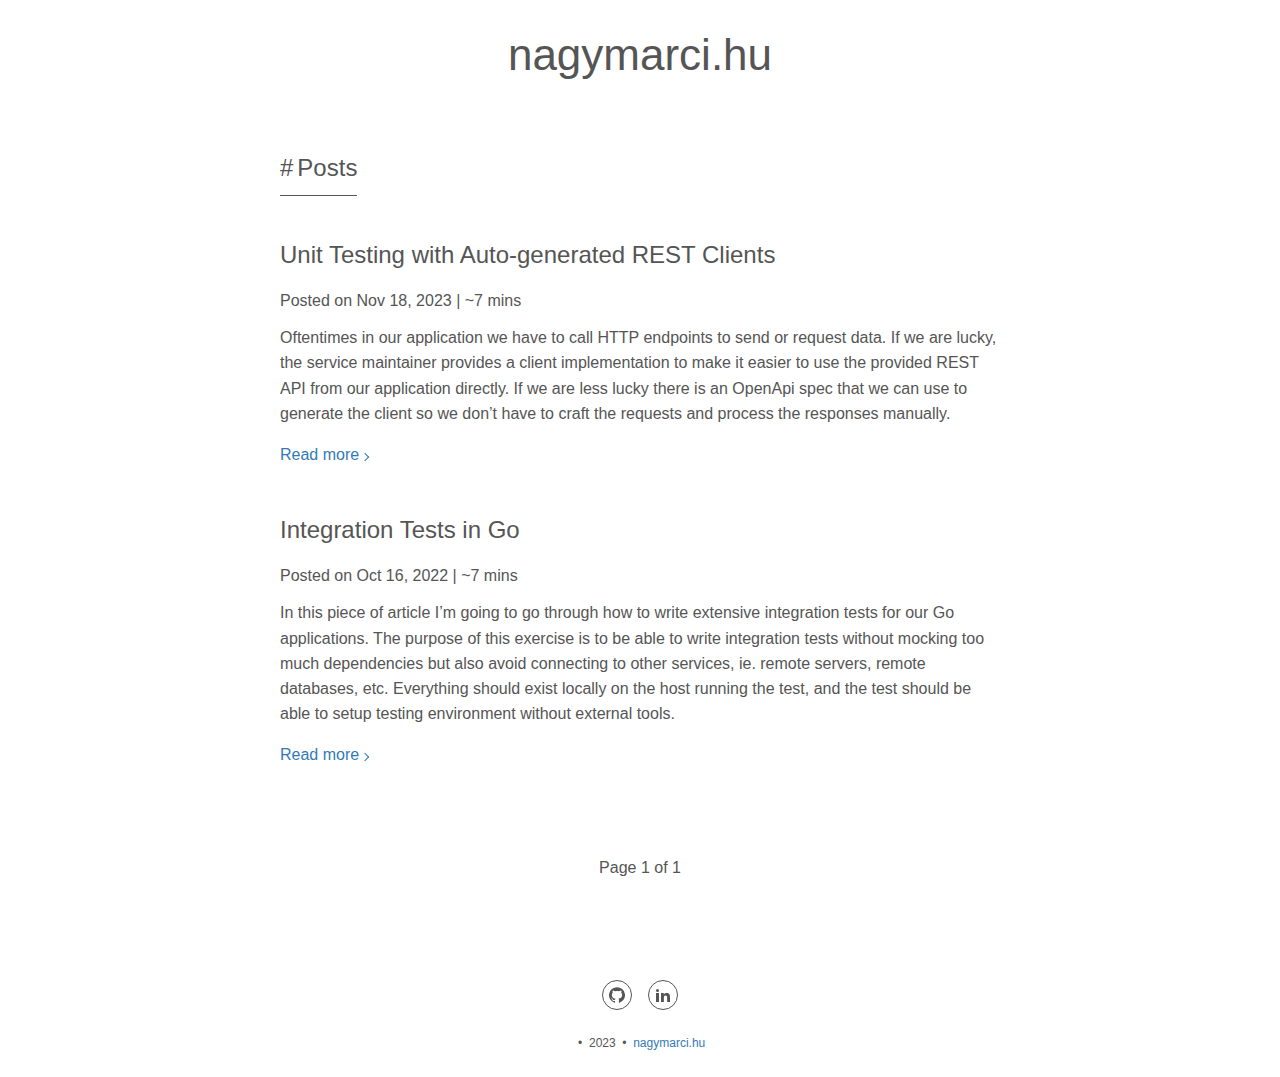
<file: posts/index.html>
<!doctype html><html lang=en-us prefix="og: http://ogp.me/ns#"><head><meta charset=utf-8><meta name=viewport content="width=device-width,initial-scale=1,maximum-scale=1"><title>Posts</title>
<meta property="og:title" content="Posts"><meta name=twitter:title content="Posts"><meta name=author content><meta property="og:site_name" content="nagymarci.hu"><meta property="og:url" content="https://nagymarci.github.io/posts/"><meta name=twitter:card content="summary"><meta property="og:type" content="website"><meta name=generator content="Hugo 0.120.4"><link rel=stylesheet href=https://nagymarci.github.io/css/style.css><link rel=stylesheet href=https://nagymarci.github.io/css/summary.css></head><body><a href=#main class="skip-link p-screen-reader-text">Skip to content</a><svg xmlns="http://www.w3.org/2000/svg" style="display:none" aria-hidden="true"><symbol id="icon-500px" viewBox="0 0 16 16"><g><path d="M3.953 10.512a5.24 5.24.0 006.996 3.141c.625-.262 1.184-.641 1.666-1.122s.859-1.041 1.122-1.666c.272-.647.412-1.331.412-2.037s-.137-1.394-.412-2.037c-.262-.625-.641-1.184-1.122-1.666s-1.041-.859-1.666-1.122A5.226 5.226.0 008.912 3.59c-.716.0-1.431.144-2.066.413-.509.216-1.372.769-1.875 1.291l-.003.003V.984h7.241c.262-.003.262-.372.262-.491.0-.122.0-.487-.266-.491H4.377a.343.343.0 00-.344.341v6.066c0 .197.244.338.472.384.444.094.544-.047.653-.197l.016-.019c.166-.247.681-.766.688-.772a4.262 4.262.0 013.037-1.25c1.147.0 2.222.444 3.028 1.25a4.245 4.245.0 011.256 3.019 4.236 4.236.0 01-1.25 3.019 4.336 4.336.0 01-3.047 1.25 4.136 4.136.0 01-2.159-.597l.003-3.688c0-.491.213-1.028.572-1.431a2.09 2.09.0 011.588-.716c.594.0 1.15.225 1.566.634.409.406.637.95.637 1.528A2.179 2.179.0 018.887 11.02c-.238.0-.672-.106-.691-.109-.25-.075-.356.272-.391.387-.134.441.069.528.109.541.397.125.659.147 1.003.147a3.173 3.173.0 003.169-3.169c0-1.734-1.422-3.144-3.166-3.144-.856.0-1.659.328-2.263.919-.575.566-.903 1.319-.903 2.069v.019c-.003.094-.003 2.306-.006 3.031l-.003-.003c-.328-.363-.653-.919-.869-1.488-.084-.222-.275-.184-.534-.103-.125.034-.469.141-.391.394zm3.722-.865c0 .106.097.2.156.253l.019.019c.1.097.194.147.281.147a.181.181.0 00.131-.05c.044-.041.537-.544.588-.591l.553.55c.05.056.106.088.172.088.088.0.184-.053.284-.156.238-.244.119-.375.063-.438l-.559-.559.584-.588c.128-.137.016-.284-.097-.397-.162-.162-.322-.206-.422-.112l-.581.581-.588-.588a.16.16.0 00-.113-.047c-.078.0-.172.053-.275.156-.181.181-.219.306-.125.406l.588.584-.584.584c-.053.05-.078.103-.075.156zm1.278-7.931c-.938.0-1.938.191-2.669.506a.207.207.0 00-.134.181.753.753.0 00.069.337c.047.116.166.425.4.334a6.689 6.689.0 012.334-.444 6.35 6.35.0 012.469.497c.622.263 1.206.644 1.844 1.194a.22.22.0 00.147.059c.125.0.244-.122.347-.237.169-.191.287-.35.119-.509a6.858 6.858.0 00-2.1-1.356 7.326 7.326.0 00-2.825-.563zM14.006 13.3c-.113-.113-.209-.178-.294-.203s-.162-.006-.222.053l-.056.056a6.32 6.32.0 01-6.938 1.356 6.336 6.336.0 01-2.013-1.356 6.046 6.046.0 01-1.356-2.012c-.288-.713-.381-1.247-.413-1.422-.003-.016-.006-.028-.006-.037-.041-.206-.231-.222-.503-.178-.112.019-.459.072-.428.319v.006a7.261 7.261.0 002.04 3.994 7.266 7.266.0 0010.288.0l.059-.059c.069-.084.134-.225-.159-.516z"/></g></symbol><symbol id="icon-codepen" viewBox="0 0 16 16"><g><path d="M14.777 5.751l-7-4.667a.5.5.0 00-.555.0l-7 4.667a.501.501.0 00-.223.416v4.667c0 .167.084.323.223.416l7 4.667a.5.5.0 00.554.0l7-4.667a.501.501.0 00.223-.416V6.167a.501.501.0 00-.223-.416zM7.5 10.232 4.901 8.5 7.5 6.768 10.099 8.5 7.5 10.232zM8 5.899V2.434l5.599 3.732L11 7.898l-3-2zm-1 0-3 2-2.599-1.732L7 2.435V5.9zM3.099 8.5 1 9.899V7.101L3.099 8.5zM4 9.101l3 2v3.465l-5.599-3.732L4 9.102zm4 2 3-2 2.599 1.732L8 14.565V11.1zM11.901 8.5 14 7.101v2.798L11.901 8.5z"/></g></symbol><symbol id="icon-dribbble" viewBox="0 0 16 16"><g><path d="M8 16c-4.412.0-8-3.588-8-8s3.587-8 8-8c4.412.0 8 3.587 8 8s-3.588 8-8 8zm6.747-6.906c-.234-.075-2.116-.634-4.256-.291a29.7 29.7.0 011.328 4.872 6.845 6.845.0 002.928-4.581zM10.669 14.3c-.103-.6-.497-2.688-1.456-5.181-.016.006-.031.009-.044.016-3.856 1.344-5.241 4.016-5.362 4.266a6.807 6.807.0 006.863.9zm-7.747-1.722c.156-.266 2.031-3.369 5.553-4.509a7.04 7.04.0 01.269-.081 24.04 24.04.0 00-.553-1.159c-3.409 1.022-6.722.978-7.022.975-.003.069-.003.138-.003.209.0 1.753.666 3.356 1.756 4.566zM1.313 6.609c.306.003 3.122.016 6.319-.831A43.092 43.092.0 005.098 1.825 6.854 6.854.0 001.314 6.609zM6.4 1.366a36.612 36.612.0 012.55 4c2.431-.909 3.459-2.294 3.581-2.469A6.799 6.799.0 006.4 1.366zm6.891 2.325c-.144.194-1.291 1.663-3.816 2.694.159.325.313.656.453.991.05.119.1.234.147.353 2.275-.284 4.534.172 4.759.219A6.816 6.816.0 0013.29 3.692z"/></g></symbol><symbol id="icon-facebook" viewBox="0 0 16 16"><g><path d="M9.5 3H12V0H9.5C7.57.0 6 1.57 6 3.5V5H4v3h2v8h3V8h2.5l.5-3H9V3.5c0-.271.229-.5.5-.5z"/></g></symbol><symbol id="icon-feed" viewBox="0 0 16 16"><g><path d="M2.13 11.733c-1.175.0-2.13.958-2.13 2.126.0 1.174.955 2.122 2.13 2.122a2.126 2.126.0 002.133-2.122A2.133 2.133.0 002.13 11.733zM.002 5.436v3.067c1.997.0 3.874.781 5.288 2.196a7.45 7.45.0 012.192 5.302h3.08c0-5.825-4.739-10.564-10.56-10.564zM.006.0v3.068C7.128 3.068 12.924 8.87 12.924 16H16C16 7.18 8.824.0.006.0z"/></g></symbol><symbol id="icon-flickr" viewBox="0 0 16 16"><g><path d="M0 8.5a3.5 3.5.0 117 0 3.5 3.5.0 01-7 0zm9 0a3.5 3.5.0 117 0 3.5 3.5.0 01-7 0z"/></g></symbol><symbol id="icon-github" viewBox="0 0 16 16"><g><path d="M8 .198A8 8 0 005.471 15.789c.4.074.547-.174.547-.385.0-.191-.008-.821-.011-1.489-2.226.484-2.695-.944-2.695-.944-.364-.925-.888-1.171-.888-1.171-.726-.497.055-.486.055-.486.803.056 1.226.824 1.226.824.714 1.223 1.872.869 2.328.665.072-.517.279-.87.508-1.07-1.777-.202-3.645-.888-3.645-3.954.0-.873.313-1.587.824-2.147-.083-.202-.357-1.015.077-2.117.0.0.672-.215 2.201.82A7.672 7.672.0 018 4.066c.68.003 1.365.092 2.004.269 1.527-1.035 2.198-.82 2.198-.82.435 1.102.162 1.916.079 2.117.513.56.823 1.274.823 2.147.0 3.073-1.872 3.749-3.653 3.947.287.248.543.735.543 1.481.0 1.07-.009 1.932-.009 2.195.0.213.144.462.55.384A8 8 0 008.001.196z"/></g></symbol><symbol id="icon-gitlab" viewBox="0 0 28 28"><g><path d="M1.625 11.031 14 26.89.437 17.046a1.092 1.092.0 01-.391-1.203l1.578-4.813zm7.219.0h10.313L14.001 26.89zM5.75 1.469l3.094 9.562H1.625l3.094-9.562a.548.548.0 011.031.0zm20.625 9.562 1.578 4.813a1.09 1.09.0 01-.391 1.203l-13.563 9.844 12.375-15.859zm0 0h-7.219l3.094-9.562a.548.548.0 011.031.0z"/></g></symbol><symbol id="icon-google-plus" viewBox="0 0 16 16"><g><path d="M5.091 7.147v1.747h2.888c-.116.75-.872 2.197-2.888 2.197-1.737.0-3.156-1.441-3.156-3.216s1.419-3.216 3.156-3.216c.991.0 1.65.422 2.028.784L8.5 4.112c-.888-.828-2.037-1.331-3.409-1.331C2.275 2.784.0 5.059.0 7.875s2.275 5.091 5.091 5.091c2.937.0 4.888-2.066 4.888-4.975.0-.334-.037-.591-.081-.844H5.092zM16 7h-1.5V5.5H13V7h-1.5v1.5H13V10h1.5V8.5H16z"/></g></symbol><symbol id="icon-instagram" viewBox="0 0 22 22"><g><path d="M15.445.0H6.554A6.559 6.559.0 000 6.554v8.891A6.559 6.559.0 006.554 22h8.891a6.56 6.56.0 006.554-6.555V6.554A6.557 6.557.0 0015.445.0zm4.342 15.445a4.343 4.343.0 01-4.342 4.342H6.554a4.341 4.341.0 01-4.341-4.342V6.554a4.34 4.34.0 014.341-4.341h8.891a4.342 4.342.0 014.341 4.341l.001 8.891z"/><path d="M11 5.312A5.693 5.693.0 005.312 11 5.694 5.694.0 0011 16.688 5.694 5.694.0 0016.688 11 5.693 5.693.0 0011 5.312zm0 9.163a3.475 3.475.0 11-.001-6.95 3.475 3.475.0 01.001 6.95zm5.7-10.484a1.363 1.363.0 11-1.364 1.364c0-.752.51-1.364 1.364-1.364z"/></g></symbol><symbol id="icon-linkedin" viewBox="0 0 16 16"><g><path d="M6 6h2.767v1.418h.04C9.192 6.727 10.134 6 11.539 6 14.46 6 15 7.818 15 10.183V15h-2.885v-4.27c0-1.018-.021-2.329-1.5-2.329-1.502.0-1.732 1.109-1.732 2.255V15H6V6zM1 6h3v9H1V6zM4 3.5A1.5 1.5.0 11.999 3.499 1.5 1.5.0 014 3.5z"/></g></symbol><symbol id="icon-mail" viewBox="0 0 22 18"><g><path fill="#000" d="M0 17.225V.776h22v16.447H0v.002zm3.011-1.815h15.978l-5.111-5.115L11 13.179l-2.877-2.883-5.112 5.114zm-1.216-1.275 5.077-5.09L1.795 3.98v10.155zm13.332-5.09 5.079 5.09V3.979l-5.079 5.066zm-4.126 1.588 8.022-8.027-16.045-.001 8.023 8.028z"/></g></symbol><symbol id="icon-medium" viewBox="0 0 24 24"><g><path d="M22.085 4.733 24 2.901V2.5h-6.634l-4.728 11.768L7.259 2.5H.303v.401L2.54 5.594c.218.199.332.49.303.783V16.96c.069.381-.055.773-.323 1.05L0 21.064v.396h7.145v-.401l-2.52-3.049a1.244 1.244.0 01-.347-1.05V7.806l6.272 13.659h.729l5.393-13.659v10.881c0 .287.0.346-.188.534l-1.94 1.877v.402h9.412v-.401l-1.87-1.831a.556.556.0 01-.214-.534V5.267a.554.554.0 01.213-.534z"/></g></symbol><symbol id="icon-npm" viewBox="0 0 16 16"><g><path d="M0 0v16h16V0H0zm13 13h-2V5H8v8H3V3h10v10z"/></g></symbol><symbol id="icon-pinterest" viewBox="0 0 16 16"><g><path d="M8 1.069A6.93 6.93.0 005.475 14.453c-.059-.547-.116-1.391.025-1.988.125-.541.813-3.444.813-3.444s-.206-.416-.206-1.028c0-.963.559-1.684 1.253-1.684.591.0.878.444.878.975.0.594-.378 1.484-.575 2.306-.166.691.344 1.253 1.025 1.253 1.231.0 2.178-1.3 2.178-3.175.0-1.659-1.194-2.819-2.894-2.819-1.972.0-3.128 1.478-3.128 3.009.0.597.228 1.234.516 1.581.056.069.066.128.047.2a95.89 95.89.0 01-.194.787c-.031.128-.1.153-.231.094-.866-.403-1.406-1.669-1.406-2.684.0-2.188 1.587-4.194 4.578-4.194 2.403.0 4.272 1.712 4.272 4.003.0 2.388-1.506 4.313-3.597 4.313-.703.0-1.362-.366-1.588-.797.0.0-.347 1.322-.431 1.647-.156.603-.578 1.356-.862 1.816a6.93 6.93.0 008.984-6.622A6.931 6.931.0 008.001 1.068z"/></g></symbol><symbol id="icon-search" viewBox="0 0 16 16"><g><path d="M15.504 13.616l-3.79-3.223c-.392-.353-.811-.514-1.149-.499a6 6 0 10-.672.672c-.016.338.146.757.499 1.149l3.223 3.79c.552.613 1.453.665 2.003.115s.498-1.452-.115-2.003zM6 10a4 4 0 110-8 4 4 0 010 8z"/></g></symbol><symbol id="icon-strava" viewBox="0 0 24 24"><g><path d="M15.387 17.944l-2.089-4.116h-3.065L15.387 24l5.15-10.172h-3.066m-7.008-5.599 2.836 5.598h4.172L10.463.0l-7 13.828h4.169"/></g></symbol><symbol id="icon-tumblr" viewBox="0 0 16 16"><g><path d="M9.001 7v3.659c0 .928-.012 1.463.086 1.727.098.262.342.534.609.691.354.212.758.318 1.214.318.81.0 1.289-.107 2.09-.633v2.405a9.089 9.089.0 01-1.833.639A7.93 7.93.0 019.369 16a4.9 4.9.0 01-1.725-.276 4.195 4.195.0 01-1.438-.79c-.398-.343-.672-.706-.826-1.091s-.23-.944-.23-1.676V6.556H3.003V4.29c.628-.204 1.331-.497 1.778-.877a4.386 4.386.0 001.08-1.374C6.133 1.505 6.32.825 6.422.0h2.579v4H13v3H9.001z"/></g></symbol><symbol id="icon-twitter" viewBox="0 0 16 16"><g><path d="M16 3.538a6.461 6.461.0 01-1.884.516 3.301 3.301.0 001.444-1.816 6.607 6.607.0 01-2.084.797 3.28 3.28.0 00-2.397-1.034A3.28 3.28.0 007.882 6.029 9.321 9.321.0 011.116 2.598a3.284 3.284.0 001.015 4.381A3.301 3.301.0 01.643 6.57v.041A3.283 3.283.0 003.277 9.83a3.291 3.291.0 01-1.485.057 3.293 3.293.0 003.066 2.281 6.586 6.586.0 01-4.862 1.359 9.286 9.286.0 005.034 1.475c6.037.0 9.341-5.003 9.341-9.341.0-.144-.003-.284-.009-.425a6.59 6.59.0 001.637-1.697z"/></g></symbol><symbol id="icon-vimeo" viewBox="0 0 16 16"><g><path d="M15.994 4.281c-.072 1.556-1.159 3.691-3.263 6.397-2.175 2.825-4.016 4.241-5.522 4.241-.931.0-1.722-.859-2.366-2.581-.431-1.578-.859-3.156-1.291-4.734-.478-1.722-.991-2.581-1.541-2.581-.119.0-.538.253-1.256.753l-.753-.969c.791-.694 1.569-1.388 2.334-2.081 1.053-.909 1.844-1.387 2.372-1.438 1.244-.119 2.013.731 2.3 2.553.309 1.966.525 3.188.647 3.666.359 1.631.753 2.447 1.184 2.447.334.0.838-.528 1.509-1.588.669-1.056 1.028-1.862 1.078-2.416.097-.912-.262-1.372-1.078-1.372a2.98 2.98.0 00-1.184.263c.787-2.575 2.287-3.825 4.506-3.753 1.641.044 2.416 1.109 2.322 3.194z"/></g></symbol><symbol id="icon-wordpress" viewBox="0 0 16 16"><g><path d="M2 8c0 2.313 1.38 4.312 3.382 5.259L2.52 5.622A5.693 5.693.0 002 8zm10.05-.295c0-.722-.266-1.222-.495-1.612-.304-.482-.589-.889-.589-1.371.0-.537.418-1.037 1.008-1.037.027.0.052.003.078.005A6.064 6.064.0 008 2.156 6.036 6.036.0 002.987 4.79c.141.004.274.007.386.007.627.0 1.599-.074 1.599-.074.323-.018.361.444.038.482.0.0-.325.037-.687.055l2.185 6.33 1.313-3.835-.935-2.495a12.304 12.304.0 01-.629-.055c-.323-.019-.285-.5.038-.482.0.0.991.074 1.58.074.627.0 1.599-.074 1.599-.074.323-.018.362.444.038.482.0.0-.326.037-.687.055l2.168 6.282.599-1.947c.259-.809.457-1.389.457-1.889zm-3.945.806-1.8 5.095a6.148 6.148.0 003.687-.093.52.52.0 01-.043-.081L8.105 8.511zm5.16-3.315c.026.186.04.386.04.601.0.593-.114 1.259-.456 2.093l-1.833 5.16c1.784-1.013 2.983-2.895 2.983-5.051a5.697 5.697.0 00-.735-2.803zM8 0a8 8 0 100 16A8 8 0 008 0zm0 15A7 7 0 118 1a7 7 0 010 14z"/></g></symbol><symbol id="icon-youtube" viewBox="0 0 16 16"><g><path d="M15.841 4.8s-.156-1.103-.637-1.587c-.609-.637-1.291-.641-1.603-.678-2.237-.163-5.597-.163-5.597-.163h-.006s-3.359.0-5.597.163c-.313.038-.994.041-1.603.678C.317 3.697.164 4.8.164 4.8S.005 6.094.005 7.391v1.213c0 1.294.159 2.591.159 2.591s.156 1.103.634 1.588c.609.637 1.409.616 1.766.684 1.281.122 5.441.159 5.441.159s3.363-.006 5.6-.166c.313-.037.994-.041 1.603-.678.481-.484.637-1.588.637-1.588s.159-1.294.159-2.591V7.39c-.003-1.294-.162-2.591-.162-2.591zm-9.494 5.275V5.578l4.322 2.256-4.322 2.241z"/></g></symbol></svg><header class=l-header><h1 class="c-title p-title"><a href=https://nagymarci.github.io/ class=p-title__link>nagymarci.hu</a></h1></header><main id=main class=l-main><h2 class="c-title p-tag-title">Posts</h2><article class="c-article p-list-article"><header><h2 class="c-title c-article__title"><a href=https://nagymarci.github.io/posts/unit-testing-with-autogenerated-clients/>Unit Testing with Auto-generated REST Clients</a></h2><p class=c-article__meta>Posted on
<time datetime=2023-11-18T14:45:22+01:00>Nov 18, 2023
</time>|
~7 mins</p></header><div class=summary>Oftentimes in our application we have to call HTTP endpoints to send or request data. If we are lucky, the service maintainer provides a client implementation to make it easier to use the provided REST API from our application directly. If we are less lucky there is an OpenApi spec that we can use to generate the client so we don&rsquo;t have to craft the requests and process the responses manually.</div><a href=https://nagymarci.github.io/posts/unit-testing-with-autogenerated-clients/ class="c-article__btn p-list-article__btn">Read more</a></article><article class="c-article p-list-article"><header><h2 class="c-title c-article__title"><a href=https://nagymarci.github.io/posts/integration-tests-in-go/>Integration Tests in Go</a></h2><p class=c-article__meta>Posted on
<time datetime=2022-10-16T19:46:17+02:00>Oct 16, 2022
</time>|
~7 mins</p></header><div class=summary><p>In this piece of article I&rsquo;m going to go through how to write extensive integration tests for our Go
applications. The purpose of this exercise is to be able to write integration tests without mocking
too much dependencies but also avoid connecting to other services, ie. remote servers, remote databases,
etc. Everything should exist locally on the host running the test, and the test should be able to setup
testing environment without external tools.</p></div><a href=https://nagymarci.github.io/posts/integration-tests-in-go/ class="c-article__btn p-list-article__btn">Read more</a></article><nav class="c-pagination p-pagination"><div class=c-pagination__ctrl><div class=c-pagination__newer></div><div class=c-pagination__older></div></div><span class="c-pagination__count p-pagination__count">Page 1 of 1</span></nav></main><footer class=l-footer><ul class=c-links><li class=c-links__item><a href=https://github.com/nagymarci target=_blank><svg viewBox="0 0 64 64" class="c-links__icon"><title>github</title><use xlink:href="#icon-github"/></svg></a></li><li class=c-links__item><a href=https://linkedin.com/in/marton-nagy-80b537124 target=_blank><svg viewBox="0 0 64 64" class="c-links__icon"><title>linkedin</title><use xlink:href="#icon-linkedin"/></svg></a></li></ul><p class=p-copyright>&nbsp;&bull;&nbsp;
2023
&nbsp;&bull;&nbsp;
<a href=https://nagymarci.github.io/>nagymarci.hu</a></p></footer><script type=text/javascript src=https://nagymarci.github.io/js/bundle.js defer></script></body></html>
</file>
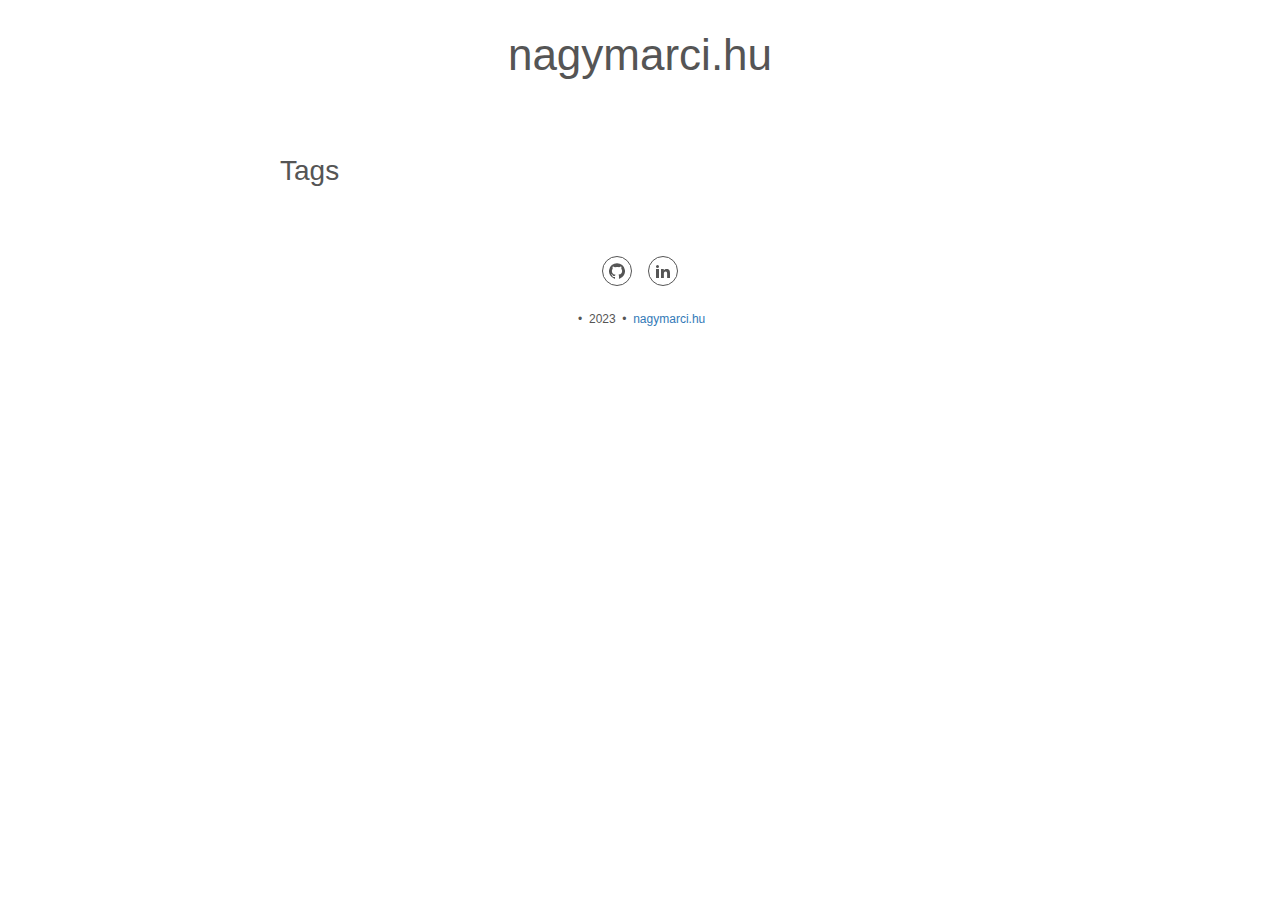
<file: tags/index.html>
<!doctype html><html lang=en-us prefix="og: http://ogp.me/ns#"><head><meta charset=utf-8><meta name=viewport content="width=device-width,initial-scale=1,maximum-scale=1"><title>Tags</title>
<meta property="og:title" content="Tags"><meta name=twitter:title content="Tags"><meta name=author content><meta property="og:site_name" content="nagymarci.hu"><meta property="og:url" content="https://nagymarci.github.io/tags/"><meta name=twitter:card content="summary"><meta property="og:type" content="website"><meta name=generator content="Hugo 0.120.4"><link rel=stylesheet href=https://nagymarci.github.io/css/style.css><link rel=stylesheet href=https://nagymarci.github.io/css/summary.css></head><body><a href=#main class="skip-link p-screen-reader-text">Skip to content</a><svg xmlns="http://www.w3.org/2000/svg" style="display:none" aria-hidden="true"><symbol id="icon-500px" viewBox="0 0 16 16"><g><path d="M3.953 10.512a5.24 5.24.0 006.996 3.141c.625-.262 1.184-.641 1.666-1.122s.859-1.041 1.122-1.666c.272-.647.412-1.331.412-2.037s-.137-1.394-.412-2.037c-.262-.625-.641-1.184-1.122-1.666s-1.041-.859-1.666-1.122A5.226 5.226.0 008.912 3.59c-.716.0-1.431.144-2.066.413-.509.216-1.372.769-1.875 1.291l-.003.003V.984h7.241c.262-.003.262-.372.262-.491.0-.122.0-.487-.266-.491H4.377a.343.343.0 00-.344.341v6.066c0 .197.244.338.472.384.444.094.544-.047.653-.197l.016-.019c.166-.247.681-.766.688-.772a4.262 4.262.0 013.037-1.25c1.147.0 2.222.444 3.028 1.25a4.245 4.245.0 011.256 3.019 4.236 4.236.0 01-1.25 3.019 4.336 4.336.0 01-3.047 1.25 4.136 4.136.0 01-2.159-.597l.003-3.688c0-.491.213-1.028.572-1.431a2.09 2.09.0 011.588-.716c.594.0 1.15.225 1.566.634.409.406.637.95.637 1.528A2.179 2.179.0 018.887 11.02c-.238.0-.672-.106-.691-.109-.25-.075-.356.272-.391.387-.134.441.069.528.109.541.397.125.659.147 1.003.147a3.173 3.173.0 003.169-3.169c0-1.734-1.422-3.144-3.166-3.144-.856.0-1.659.328-2.263.919-.575.566-.903 1.319-.903 2.069v.019c-.003.094-.003 2.306-.006 3.031l-.003-.003c-.328-.363-.653-.919-.869-1.488-.084-.222-.275-.184-.534-.103-.125.034-.469.141-.391.394zm3.722-.865c0 .106.097.2.156.253l.019.019c.1.097.194.147.281.147a.181.181.0 00.131-.05c.044-.041.537-.544.588-.591l.553.55c.05.056.106.088.172.088.088.0.184-.053.284-.156.238-.244.119-.375.063-.438l-.559-.559.584-.588c.128-.137.016-.284-.097-.397-.162-.162-.322-.206-.422-.112l-.581.581-.588-.588a.16.16.0 00-.113-.047c-.078.0-.172.053-.275.156-.181.181-.219.306-.125.406l.588.584-.584.584c-.053.05-.078.103-.075.156zm1.278-7.931c-.938.0-1.938.191-2.669.506a.207.207.0 00-.134.181.753.753.0 00.069.337c.047.116.166.425.4.334a6.689 6.689.0 012.334-.444 6.35 6.35.0 012.469.497c.622.263 1.206.644 1.844 1.194a.22.22.0 00.147.059c.125.0.244-.122.347-.237.169-.191.287-.35.119-.509a6.858 6.858.0 00-2.1-1.356 7.326 7.326.0 00-2.825-.563zM14.006 13.3c-.113-.113-.209-.178-.294-.203s-.162-.006-.222.053l-.056.056a6.32 6.32.0 01-6.938 1.356 6.336 6.336.0 01-2.013-1.356 6.046 6.046.0 01-1.356-2.012c-.288-.713-.381-1.247-.413-1.422-.003-.016-.006-.028-.006-.037-.041-.206-.231-.222-.503-.178-.112.019-.459.072-.428.319v.006a7.261 7.261.0 002.04 3.994 7.266 7.266.0 0010.288.0l.059-.059c.069-.084.134-.225-.159-.516z"/></g></symbol><symbol id="icon-codepen" viewBox="0 0 16 16"><g><path d="M14.777 5.751l-7-4.667a.5.5.0 00-.555.0l-7 4.667a.501.501.0 00-.223.416v4.667c0 .167.084.323.223.416l7 4.667a.5.5.0 00.554.0l7-4.667a.501.501.0 00.223-.416V6.167a.501.501.0 00-.223-.416zM7.5 10.232 4.901 8.5 7.5 6.768 10.099 8.5 7.5 10.232zM8 5.899V2.434l5.599 3.732L11 7.898l-3-2zm-1 0-3 2-2.599-1.732L7 2.435V5.9zM3.099 8.5 1 9.899V7.101L3.099 8.5zM4 9.101l3 2v3.465l-5.599-3.732L4 9.102zm4 2 3-2 2.599 1.732L8 14.565V11.1zM11.901 8.5 14 7.101v2.798L11.901 8.5z"/></g></symbol><symbol id="icon-dribbble" viewBox="0 0 16 16"><g><path d="M8 16c-4.412.0-8-3.588-8-8s3.587-8 8-8c4.412.0 8 3.587 8 8s-3.588 8-8 8zm6.747-6.906c-.234-.075-2.116-.634-4.256-.291a29.7 29.7.0 011.328 4.872 6.845 6.845.0 002.928-4.581zM10.669 14.3c-.103-.6-.497-2.688-1.456-5.181-.016.006-.031.009-.044.016-3.856 1.344-5.241 4.016-5.362 4.266a6.807 6.807.0 006.863.9zm-7.747-1.722c.156-.266 2.031-3.369 5.553-4.509a7.04 7.04.0 01.269-.081 24.04 24.04.0 00-.553-1.159c-3.409 1.022-6.722.978-7.022.975-.003.069-.003.138-.003.209.0 1.753.666 3.356 1.756 4.566zM1.313 6.609c.306.003 3.122.016 6.319-.831A43.092 43.092.0 005.098 1.825 6.854 6.854.0 001.314 6.609zM6.4 1.366a36.612 36.612.0 012.55 4c2.431-.909 3.459-2.294 3.581-2.469A6.799 6.799.0 006.4 1.366zm6.891 2.325c-.144.194-1.291 1.663-3.816 2.694.159.325.313.656.453.991.05.119.1.234.147.353 2.275-.284 4.534.172 4.759.219A6.816 6.816.0 0013.29 3.692z"/></g></symbol><symbol id="icon-facebook" viewBox="0 0 16 16"><g><path d="M9.5 3H12V0H9.5C7.57.0 6 1.57 6 3.5V5H4v3h2v8h3V8h2.5l.5-3H9V3.5c0-.271.229-.5.5-.5z"/></g></symbol><symbol id="icon-feed" viewBox="0 0 16 16"><g><path d="M2.13 11.733c-1.175.0-2.13.958-2.13 2.126.0 1.174.955 2.122 2.13 2.122a2.126 2.126.0 002.133-2.122A2.133 2.133.0 002.13 11.733zM.002 5.436v3.067c1.997.0 3.874.781 5.288 2.196a7.45 7.45.0 012.192 5.302h3.08c0-5.825-4.739-10.564-10.56-10.564zM.006.0v3.068C7.128 3.068 12.924 8.87 12.924 16H16C16 7.18 8.824.0.006.0z"/></g></symbol><symbol id="icon-flickr" viewBox="0 0 16 16"><g><path d="M0 8.5a3.5 3.5.0 117 0 3.5 3.5.0 01-7 0zm9 0a3.5 3.5.0 117 0 3.5 3.5.0 01-7 0z"/></g></symbol><symbol id="icon-github" viewBox="0 0 16 16"><g><path d="M8 .198A8 8 0 005.471 15.789c.4.074.547-.174.547-.385.0-.191-.008-.821-.011-1.489-2.226.484-2.695-.944-2.695-.944-.364-.925-.888-1.171-.888-1.171-.726-.497.055-.486.055-.486.803.056 1.226.824 1.226.824.714 1.223 1.872.869 2.328.665.072-.517.279-.87.508-1.07-1.777-.202-3.645-.888-3.645-3.954.0-.873.313-1.587.824-2.147-.083-.202-.357-1.015.077-2.117.0.0.672-.215 2.201.82A7.672 7.672.0 018 4.066c.68.003 1.365.092 2.004.269 1.527-1.035 2.198-.82 2.198-.82.435 1.102.162 1.916.079 2.117.513.56.823 1.274.823 2.147.0 3.073-1.872 3.749-3.653 3.947.287.248.543.735.543 1.481.0 1.07-.009 1.932-.009 2.195.0.213.144.462.55.384A8 8 0 008.001.196z"/></g></symbol><symbol id="icon-gitlab" viewBox="0 0 28 28"><g><path d="M1.625 11.031 14 26.89.437 17.046a1.092 1.092.0 01-.391-1.203l1.578-4.813zm7.219.0h10.313L14.001 26.89zM5.75 1.469l3.094 9.562H1.625l3.094-9.562a.548.548.0 011.031.0zm20.625 9.562 1.578 4.813a1.09 1.09.0 01-.391 1.203l-13.563 9.844 12.375-15.859zm0 0h-7.219l3.094-9.562a.548.548.0 011.031.0z"/></g></symbol><symbol id="icon-google-plus" viewBox="0 0 16 16"><g><path d="M5.091 7.147v1.747h2.888c-.116.75-.872 2.197-2.888 2.197-1.737.0-3.156-1.441-3.156-3.216s1.419-3.216 3.156-3.216c.991.0 1.65.422 2.028.784L8.5 4.112c-.888-.828-2.037-1.331-3.409-1.331C2.275 2.784.0 5.059.0 7.875s2.275 5.091 5.091 5.091c2.937.0 4.888-2.066 4.888-4.975.0-.334-.037-.591-.081-.844H5.092zM16 7h-1.5V5.5H13V7h-1.5v1.5H13V10h1.5V8.5H16z"/></g></symbol><symbol id="icon-instagram" viewBox="0 0 22 22"><g><path d="M15.445.0H6.554A6.559 6.559.0 000 6.554v8.891A6.559 6.559.0 006.554 22h8.891a6.56 6.56.0 006.554-6.555V6.554A6.557 6.557.0 0015.445.0zm4.342 15.445a4.343 4.343.0 01-4.342 4.342H6.554a4.341 4.341.0 01-4.341-4.342V6.554a4.34 4.34.0 014.341-4.341h8.891a4.342 4.342.0 014.341 4.341l.001 8.891z"/><path d="M11 5.312A5.693 5.693.0 005.312 11 5.694 5.694.0 0011 16.688 5.694 5.694.0 0016.688 11 5.693 5.693.0 0011 5.312zm0 9.163a3.475 3.475.0 11-.001-6.95 3.475 3.475.0 01.001 6.95zm5.7-10.484a1.363 1.363.0 11-1.364 1.364c0-.752.51-1.364 1.364-1.364z"/></g></symbol><symbol id="icon-linkedin" viewBox="0 0 16 16"><g><path d="M6 6h2.767v1.418h.04C9.192 6.727 10.134 6 11.539 6 14.46 6 15 7.818 15 10.183V15h-2.885v-4.27c0-1.018-.021-2.329-1.5-2.329-1.502.0-1.732 1.109-1.732 2.255V15H6V6zM1 6h3v9H1V6zM4 3.5A1.5 1.5.0 11.999 3.499 1.5 1.5.0 014 3.5z"/></g></symbol><symbol id="icon-mail" viewBox="0 0 22 18"><g><path fill="#000" d="M0 17.225V.776h22v16.447H0v.002zm3.011-1.815h15.978l-5.111-5.115L11 13.179l-2.877-2.883-5.112 5.114zm-1.216-1.275 5.077-5.09L1.795 3.98v10.155zm13.332-5.09 5.079 5.09V3.979l-5.079 5.066zm-4.126 1.588 8.022-8.027-16.045-.001 8.023 8.028z"/></g></symbol><symbol id="icon-medium" viewBox="0 0 24 24"><g><path d="M22.085 4.733 24 2.901V2.5h-6.634l-4.728 11.768L7.259 2.5H.303v.401L2.54 5.594c.218.199.332.49.303.783V16.96c.069.381-.055.773-.323 1.05L0 21.064v.396h7.145v-.401l-2.52-3.049a1.244 1.244.0 01-.347-1.05V7.806l6.272 13.659h.729l5.393-13.659v10.881c0 .287.0.346-.188.534l-1.94 1.877v.402h9.412v-.401l-1.87-1.831a.556.556.0 01-.214-.534V5.267a.554.554.0 01.213-.534z"/></g></symbol><symbol id="icon-npm" viewBox="0 0 16 16"><g><path d="M0 0v16h16V0H0zm13 13h-2V5H8v8H3V3h10v10z"/></g></symbol><symbol id="icon-pinterest" viewBox="0 0 16 16"><g><path d="M8 1.069A6.93 6.93.0 005.475 14.453c-.059-.547-.116-1.391.025-1.988.125-.541.813-3.444.813-3.444s-.206-.416-.206-1.028c0-.963.559-1.684 1.253-1.684.591.0.878.444.878.975.0.594-.378 1.484-.575 2.306-.166.691.344 1.253 1.025 1.253 1.231.0 2.178-1.3 2.178-3.175.0-1.659-1.194-2.819-2.894-2.819-1.972.0-3.128 1.478-3.128 3.009.0.597.228 1.234.516 1.581.056.069.066.128.047.2a95.89 95.89.0 01-.194.787c-.031.128-.1.153-.231.094-.866-.403-1.406-1.669-1.406-2.684.0-2.188 1.587-4.194 4.578-4.194 2.403.0 4.272 1.712 4.272 4.003.0 2.388-1.506 4.313-3.597 4.313-.703.0-1.362-.366-1.588-.797.0.0-.347 1.322-.431 1.647-.156.603-.578 1.356-.862 1.816a6.93 6.93.0 008.984-6.622A6.931 6.931.0 008.001 1.068z"/></g></symbol><symbol id="icon-search" viewBox="0 0 16 16"><g><path d="M15.504 13.616l-3.79-3.223c-.392-.353-.811-.514-1.149-.499a6 6 0 10-.672.672c-.016.338.146.757.499 1.149l3.223 3.79c.552.613 1.453.665 2.003.115s.498-1.452-.115-2.003zM6 10a4 4 0 110-8 4 4 0 010 8z"/></g></symbol><symbol id="icon-strava" viewBox="0 0 24 24"><g><path d="M15.387 17.944l-2.089-4.116h-3.065L15.387 24l5.15-10.172h-3.066m-7.008-5.599 2.836 5.598h4.172L10.463.0l-7 13.828h4.169"/></g></symbol><symbol id="icon-tumblr" viewBox="0 0 16 16"><g><path d="M9.001 7v3.659c0 .928-.012 1.463.086 1.727.098.262.342.534.609.691.354.212.758.318 1.214.318.81.0 1.289-.107 2.09-.633v2.405a9.089 9.089.0 01-1.833.639A7.93 7.93.0 019.369 16a4.9 4.9.0 01-1.725-.276 4.195 4.195.0 01-1.438-.79c-.398-.343-.672-.706-.826-1.091s-.23-.944-.23-1.676V6.556H3.003V4.29c.628-.204 1.331-.497 1.778-.877a4.386 4.386.0 001.08-1.374C6.133 1.505 6.32.825 6.422.0h2.579v4H13v3H9.001z"/></g></symbol><symbol id="icon-twitter" viewBox="0 0 16 16"><g><path d="M16 3.538a6.461 6.461.0 01-1.884.516 3.301 3.301.0 001.444-1.816 6.607 6.607.0 01-2.084.797 3.28 3.28.0 00-2.397-1.034A3.28 3.28.0 007.882 6.029 9.321 9.321.0 011.116 2.598a3.284 3.284.0 001.015 4.381A3.301 3.301.0 01.643 6.57v.041A3.283 3.283.0 003.277 9.83a3.291 3.291.0 01-1.485.057 3.293 3.293.0 003.066 2.281 6.586 6.586.0 01-4.862 1.359 9.286 9.286.0 005.034 1.475c6.037.0 9.341-5.003 9.341-9.341.0-.144-.003-.284-.009-.425a6.59 6.59.0 001.637-1.697z"/></g></symbol><symbol id="icon-vimeo" viewBox="0 0 16 16"><g><path d="M15.994 4.281c-.072 1.556-1.159 3.691-3.263 6.397-2.175 2.825-4.016 4.241-5.522 4.241-.931.0-1.722-.859-2.366-2.581-.431-1.578-.859-3.156-1.291-4.734-.478-1.722-.991-2.581-1.541-2.581-.119.0-.538.253-1.256.753l-.753-.969c.791-.694 1.569-1.388 2.334-2.081 1.053-.909 1.844-1.387 2.372-1.438 1.244-.119 2.013.731 2.3 2.553.309 1.966.525 3.188.647 3.666.359 1.631.753 2.447 1.184 2.447.334.0.838-.528 1.509-1.588.669-1.056 1.028-1.862 1.078-2.416.097-.912-.262-1.372-1.078-1.372a2.98 2.98.0 00-1.184.263c.787-2.575 2.287-3.825 4.506-3.753 1.641.044 2.416 1.109 2.322 3.194z"/></g></symbol><symbol id="icon-wordpress" viewBox="0 0 16 16"><g><path d="M2 8c0 2.313 1.38 4.312 3.382 5.259L2.52 5.622A5.693 5.693.0 002 8zm10.05-.295c0-.722-.266-1.222-.495-1.612-.304-.482-.589-.889-.589-1.371.0-.537.418-1.037 1.008-1.037.027.0.052.003.078.005A6.064 6.064.0 008 2.156 6.036 6.036.0 002.987 4.79c.141.004.274.007.386.007.627.0 1.599-.074 1.599-.074.323-.018.361.444.038.482.0.0-.325.037-.687.055l2.185 6.33 1.313-3.835-.935-2.495a12.304 12.304.0 01-.629-.055c-.323-.019-.285-.5.038-.482.0.0.991.074 1.58.074.627.0 1.599-.074 1.599-.074.323-.018.362.444.038.482.0.0-.326.037-.687.055l2.168 6.282.599-1.947c.259-.809.457-1.389.457-1.889zm-3.945.806-1.8 5.095a6.148 6.148.0 003.687-.093.52.52.0 01-.043-.081L8.105 8.511zm5.16-3.315c.026.186.04.386.04.601.0.593-.114 1.259-.456 2.093l-1.833 5.16c1.784-1.013 2.983-2.895 2.983-5.051a5.697 5.697.0 00-.735-2.803zM8 0a8 8 0 100 16A8 8 0 008 0zm0 15A7 7 0 118 1a7 7 0 010 14z"/></g></symbol><symbol id="icon-youtube" viewBox="0 0 16 16"><g><path d="M15.841 4.8s-.156-1.103-.637-1.587c-.609-.637-1.291-.641-1.603-.678-2.237-.163-5.597-.163-5.597-.163h-.006s-3.359.0-5.597.163c-.313.038-.994.041-1.603.678C.317 3.697.164 4.8.164 4.8S.005 6.094.005 7.391v1.213c0 1.294.159 2.591.159 2.591s.156 1.103.634 1.588c.609.637 1.409.616 1.766.684 1.281.122 5.441.159 5.441.159s3.363-.006 5.6-.166c.313-.037.994-.041 1.603-.678.481-.484.637-1.588.637-1.588s.159-1.294.159-2.591V7.39c-.003-1.294-.162-2.591-.162-2.591zm-9.494 5.275V5.578l4.322 2.256-4.322 2.241z"/></g></symbol></svg><header class=l-header><h1 class="c-title p-title"><a href=https://nagymarci.github.io/ class=p-title__link>nagymarci.hu</a></h1></header><main id=main class=l-main><section><h2>Tags</h2><ul></ul></section></main><footer class=l-footer><ul class=c-links><li class=c-links__item><a href=https://github.com/nagymarci target=_blank><svg viewBox="0 0 64 64" class="c-links__icon"><title>github</title><use xlink:href="#icon-github"/></svg></a></li><li class=c-links__item><a href=https://linkedin.com/in/marton-nagy-80b537124 target=_blank><svg viewBox="0 0 64 64" class="c-links__icon"><title>linkedin</title><use xlink:href="#icon-linkedin"/></svg></a></li></ul><p class=p-copyright>&nbsp;&bull;&nbsp;
2023
&nbsp;&bull;&nbsp;
<a href=https://nagymarci.github.io/>nagymarci.hu</a></p></footer><script type=text/javascript src=https://nagymarci.github.io/js/bundle.js defer></script></body></html>
</file>
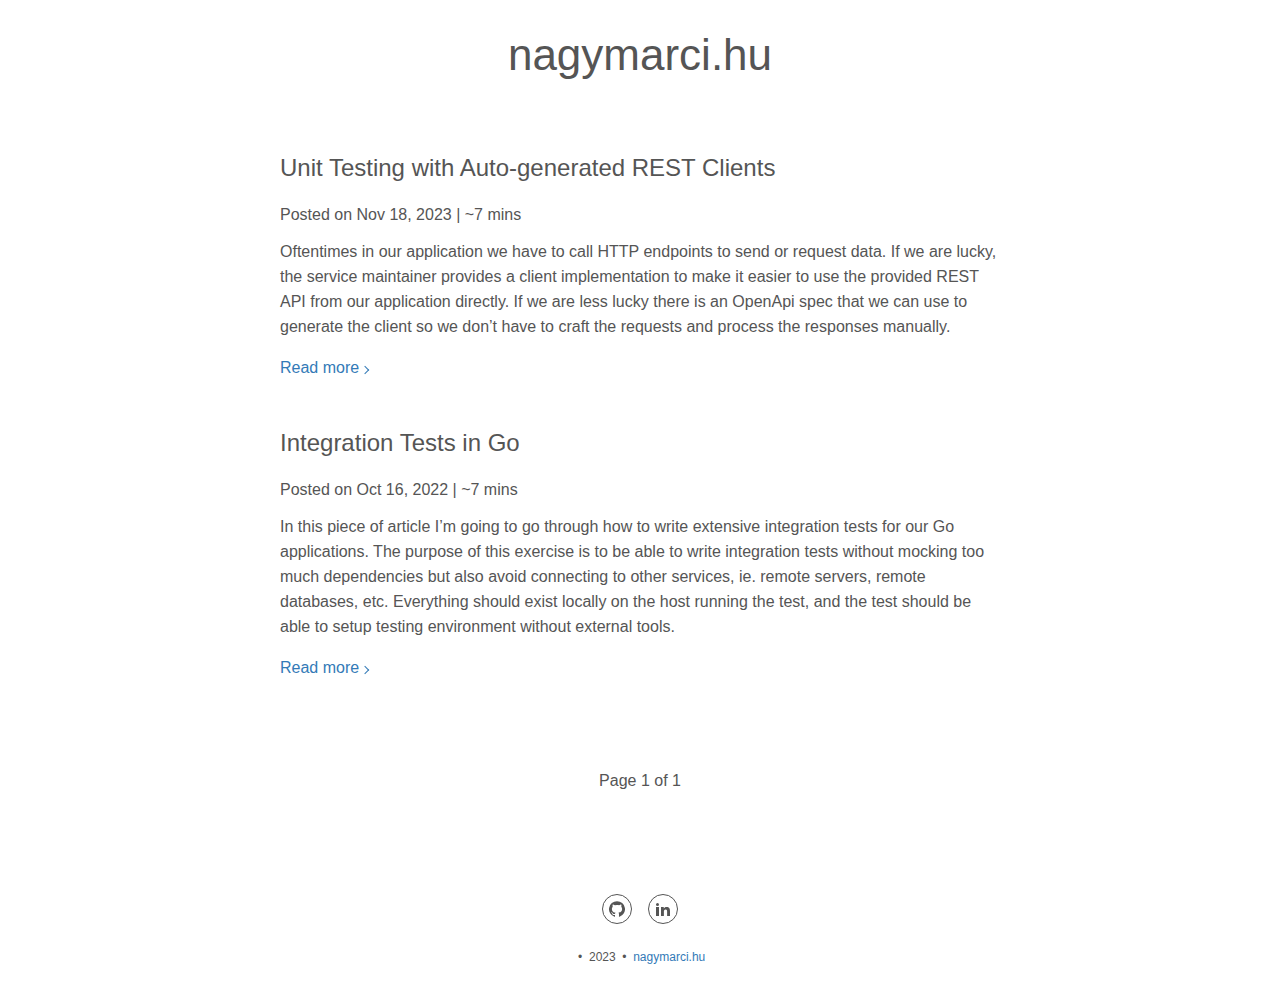
<file: page/1/index.html>
<!doctype html><html lang=en-us><head><title>https://nagymarci.github.io/</title>
<link rel=canonical href=https://nagymarci.github.io/><meta name=robots content="noindex"><meta charset=utf-8><meta http-equiv=refresh content="0; url=https://nagymarci.github.io/"></head></html>
</file>
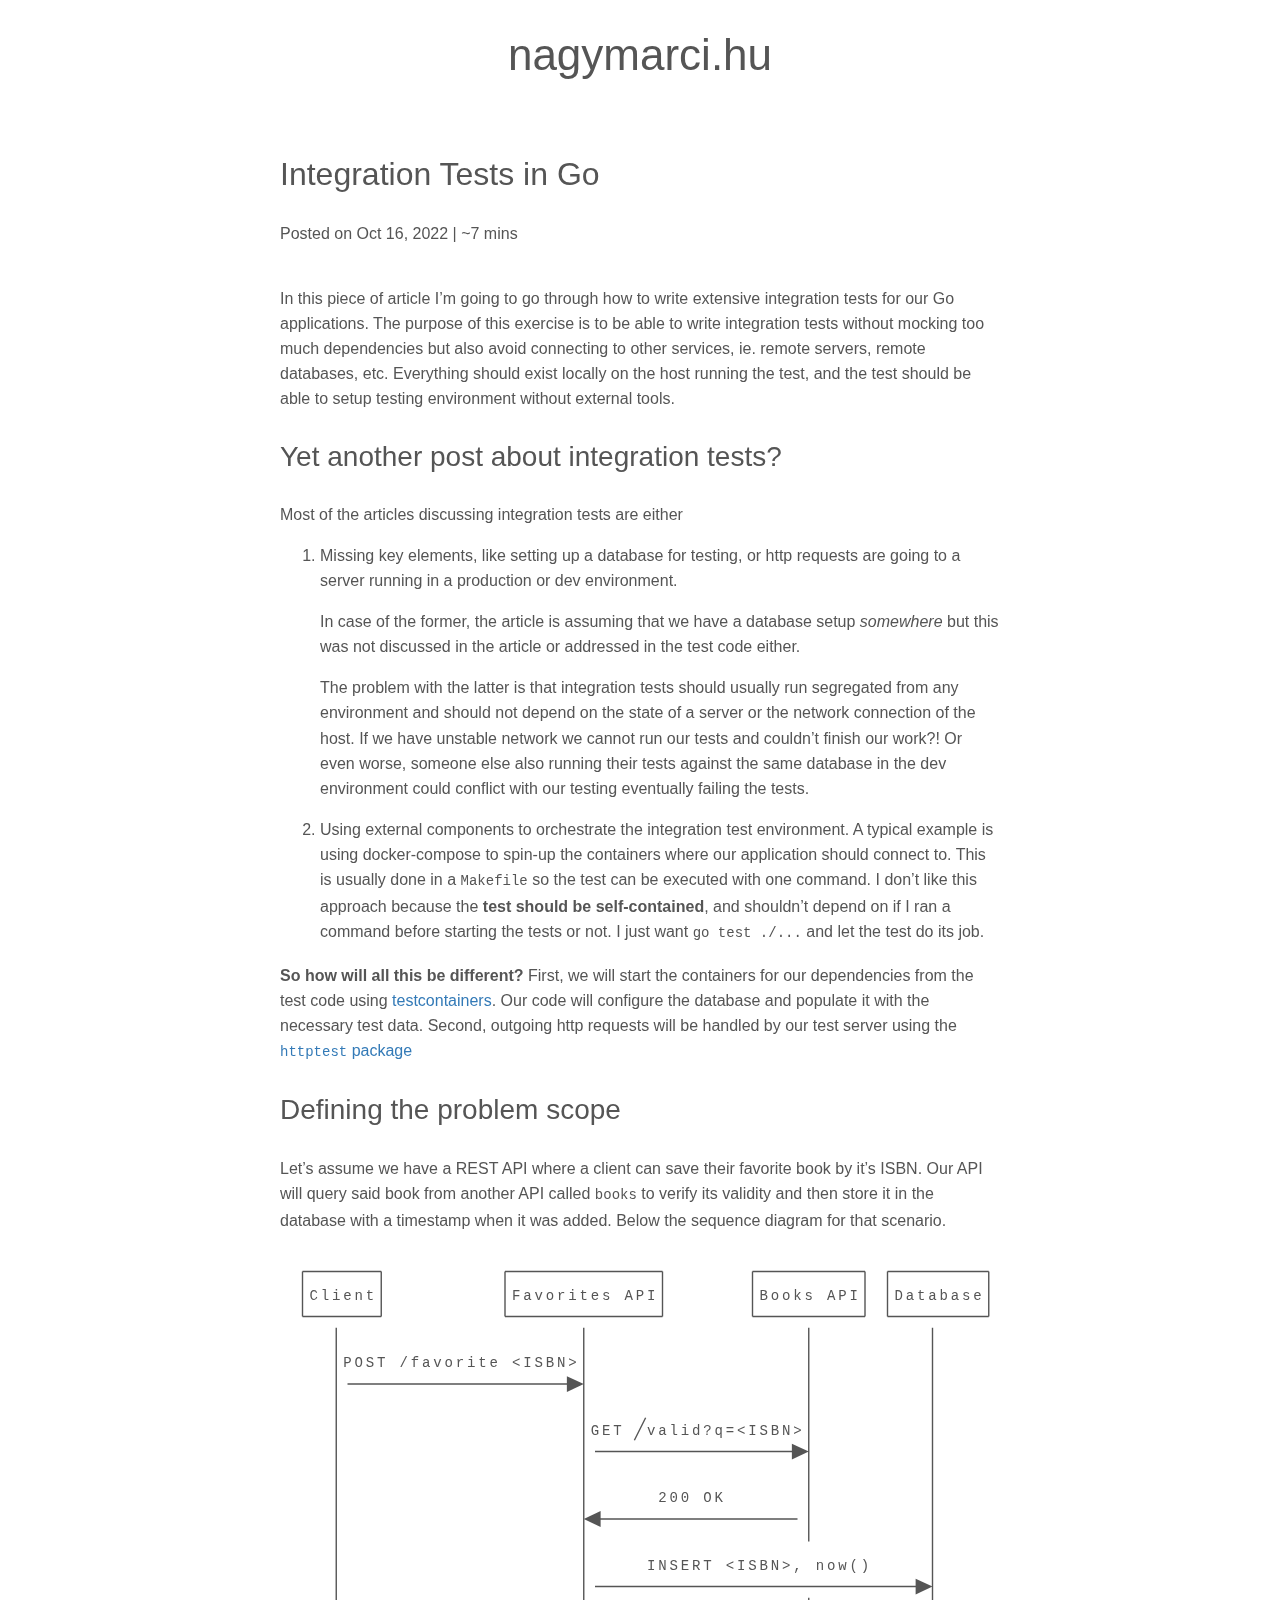
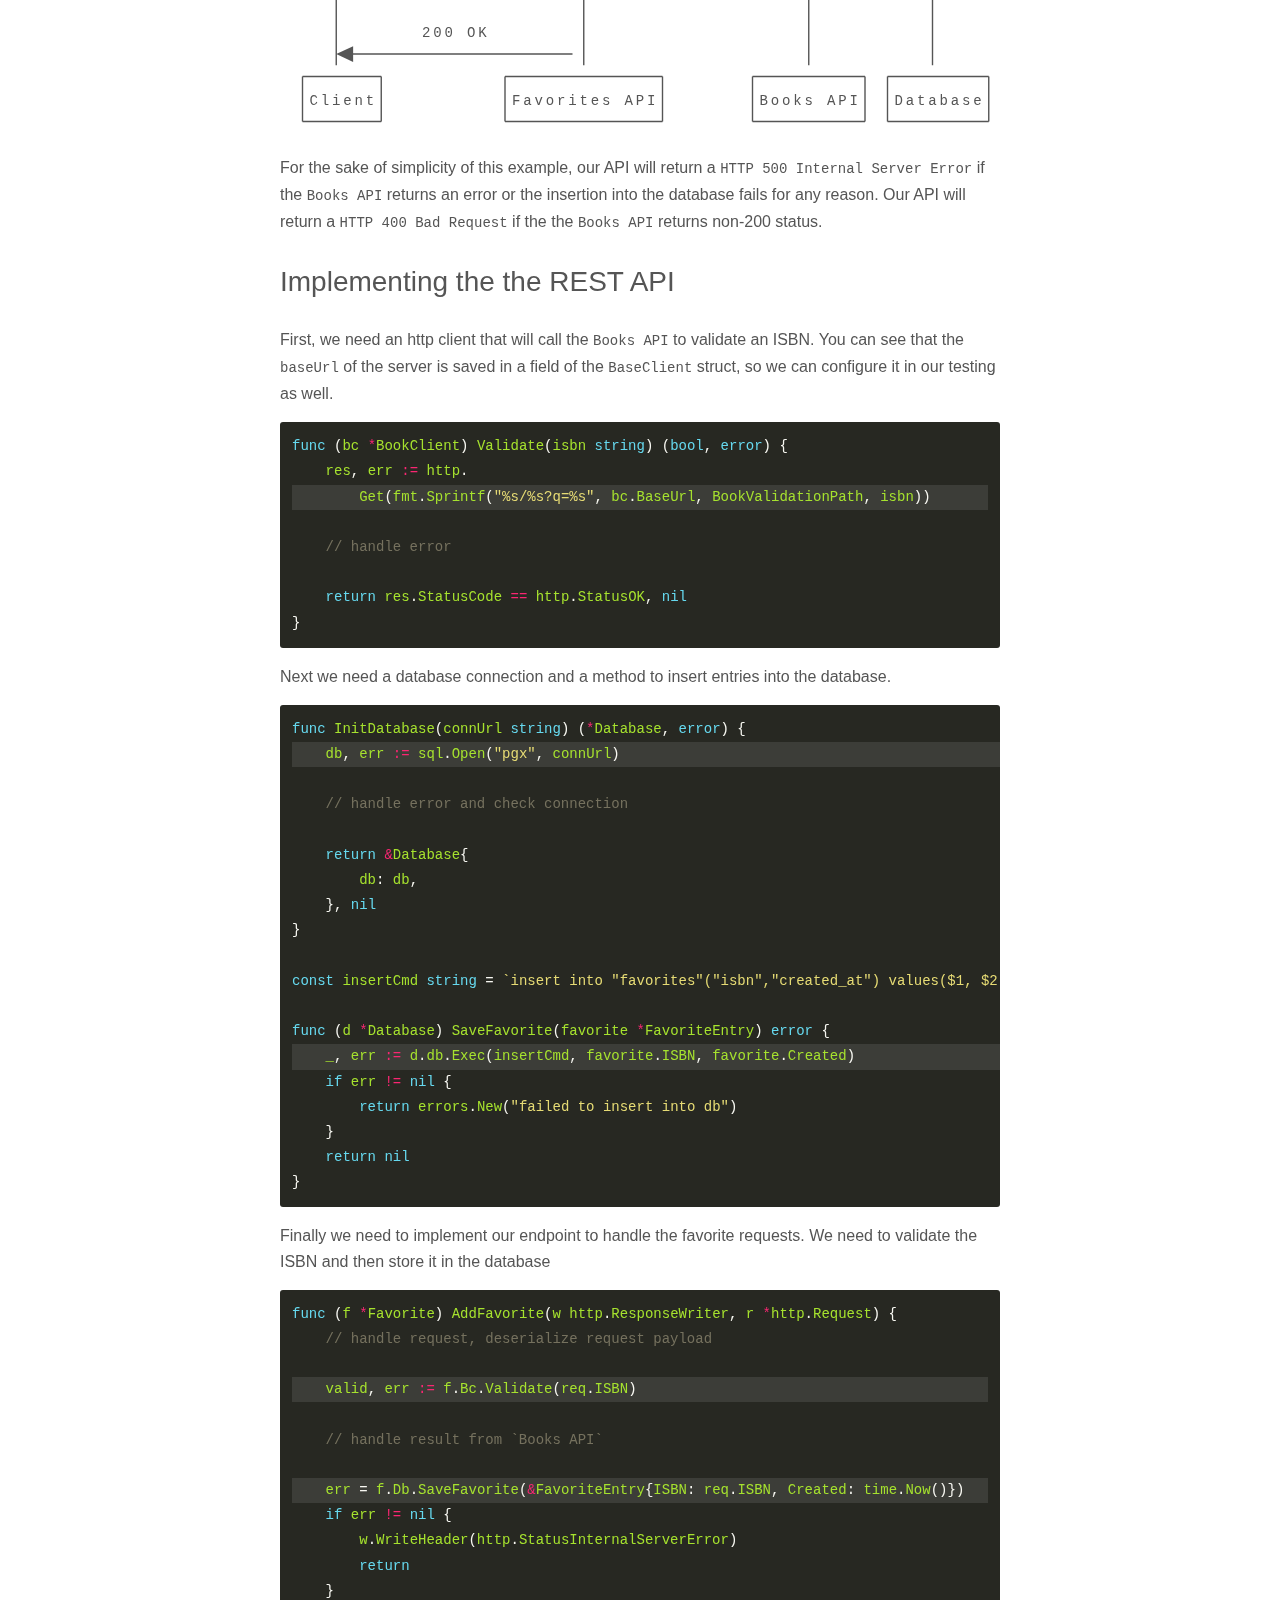
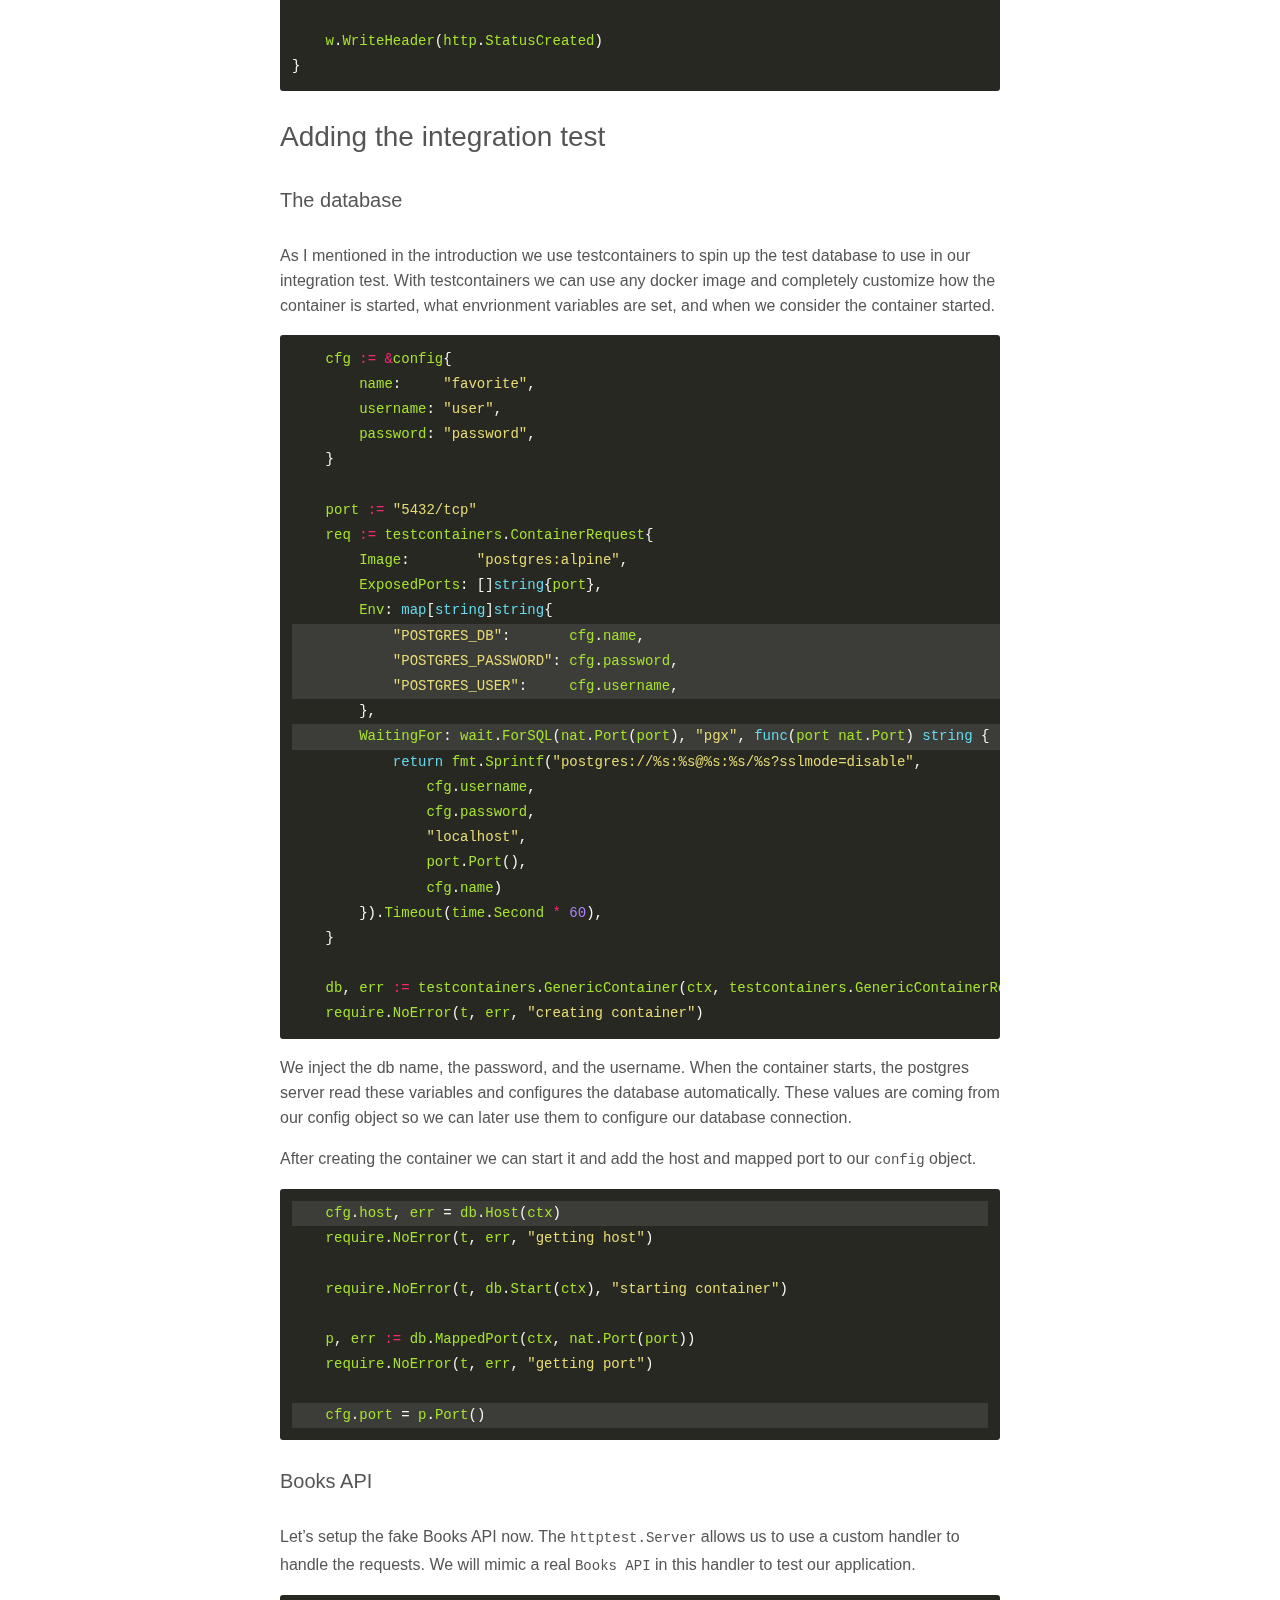
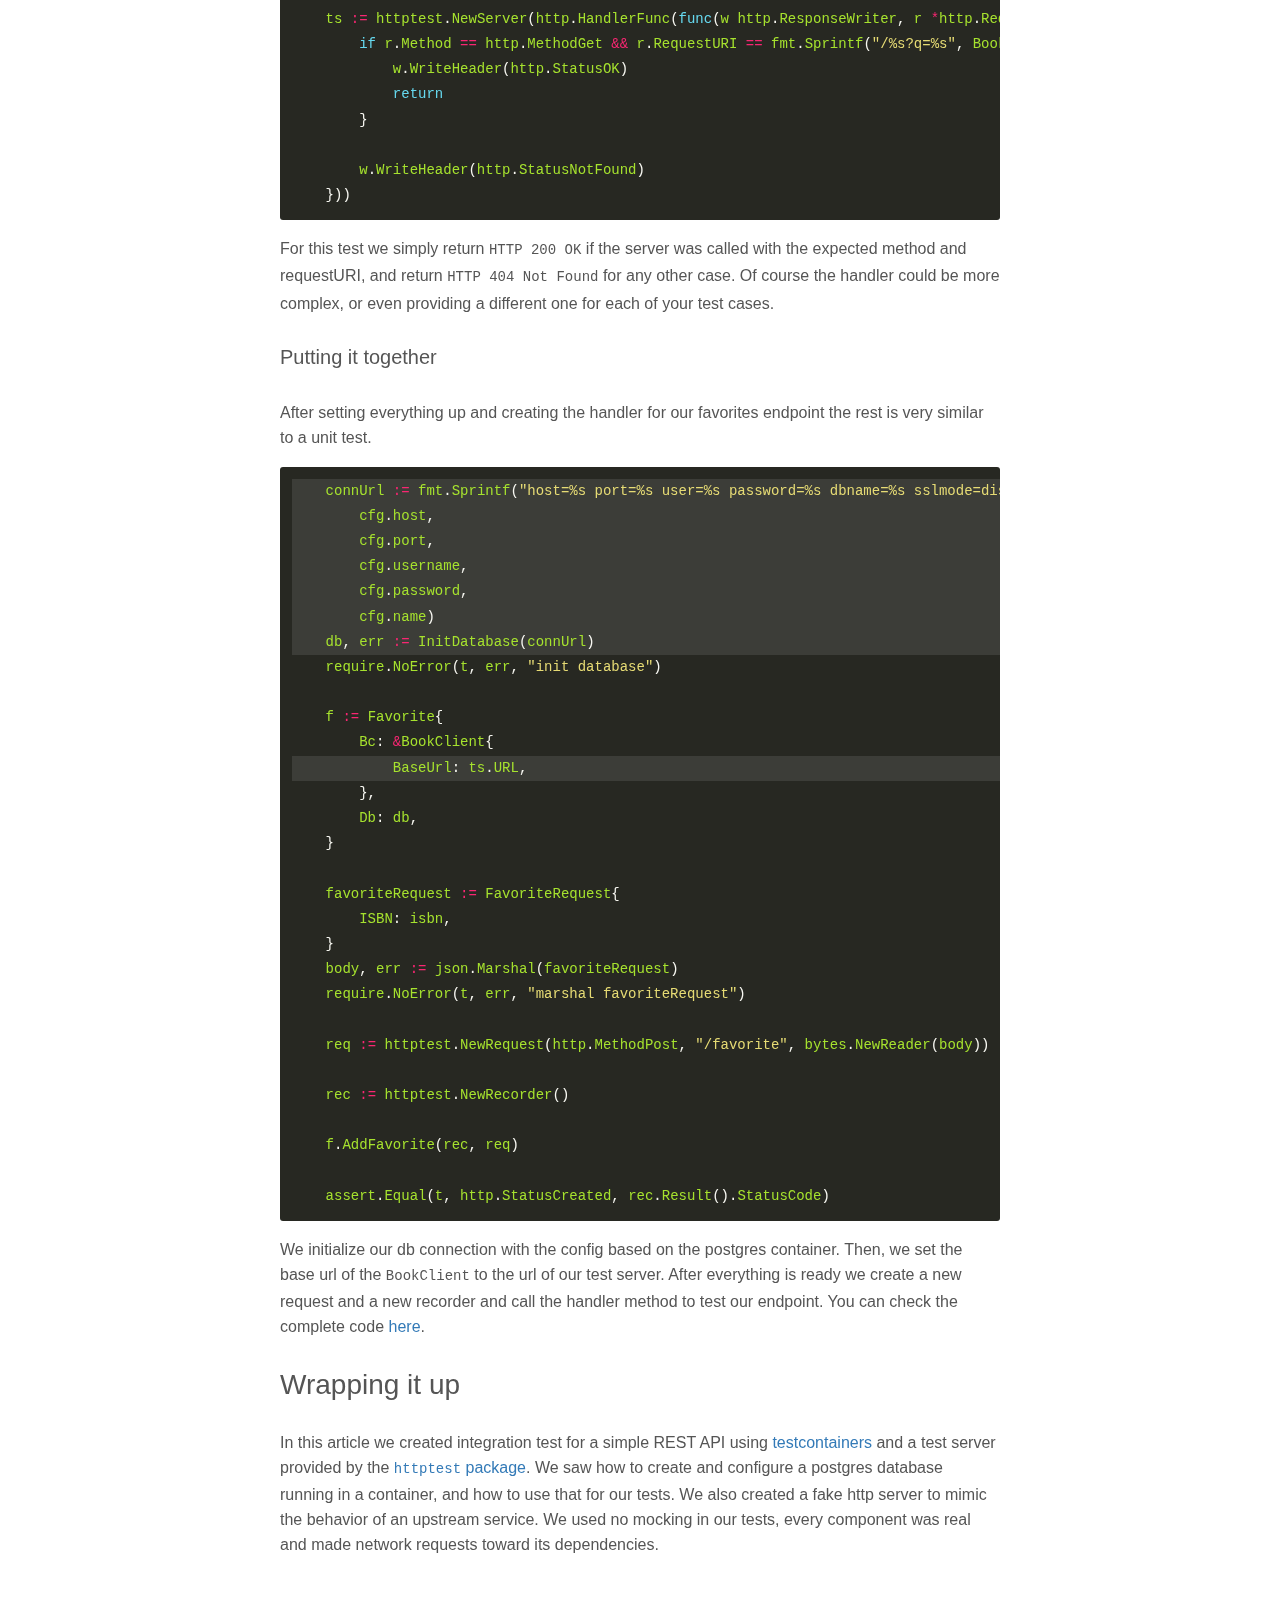
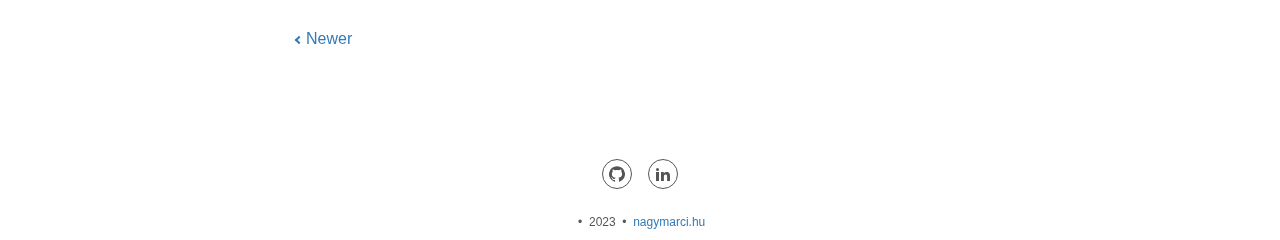
<file: posts/integration-tests-in-go/index.html>
<!doctype html><html lang=en-us prefix="og: http://ogp.me/ns#"><head><meta charset=utf-8><meta name=viewport content="width=device-width,initial-scale=1,maximum-scale=1"><title>Integration Tests in Go</title>
<meta property="og:title" content="Integration Tests in Go"><meta name=twitter:title content="Integration Tests in Go"><meta name=author content><meta property="og:site_name" content="nagymarci.hu"><meta property="og:url" content="https://nagymarci.github.io/posts/integration-tests-in-go/"><meta name=twitter:card content="summary"><meta property="og:type" content="article"><meta name=generator content="Hugo 0.120.4"><link rel=stylesheet href=https://nagymarci.github.io/css/style.css><link rel=stylesheet href=https://nagymarci.github.io/css/summary.css></head><body><a href=#main class="skip-link p-screen-reader-text">Skip to content</a><svg xmlns="http://www.w3.org/2000/svg" style="display:none" aria-hidden="true"><symbol id="icon-500px" viewBox="0 0 16 16"><g><path d="M3.953 10.512a5.24 5.24.0 006.996 3.141c.625-.262 1.184-.641 1.666-1.122s.859-1.041 1.122-1.666c.272-.647.412-1.331.412-2.037s-.137-1.394-.412-2.037c-.262-.625-.641-1.184-1.122-1.666s-1.041-.859-1.666-1.122A5.226 5.226.0 008.912 3.59c-.716.0-1.431.144-2.066.413-.509.216-1.372.769-1.875 1.291l-.003.003V.984h7.241c.262-.003.262-.372.262-.491.0-.122.0-.487-.266-.491H4.377a.343.343.0 00-.344.341v6.066c0 .197.244.338.472.384.444.094.544-.047.653-.197l.016-.019c.166-.247.681-.766.688-.772a4.262 4.262.0 013.037-1.25c1.147.0 2.222.444 3.028 1.25a4.245 4.245.0 011.256 3.019 4.236 4.236.0 01-1.25 3.019 4.336 4.336.0 01-3.047 1.25 4.136 4.136.0 01-2.159-.597l.003-3.688c0-.491.213-1.028.572-1.431a2.09 2.09.0 011.588-.716c.594.0 1.15.225 1.566.634.409.406.637.95.637 1.528A2.179 2.179.0 018.887 11.02c-.238.0-.672-.106-.691-.109-.25-.075-.356.272-.391.387-.134.441.069.528.109.541.397.125.659.147 1.003.147a3.173 3.173.0 003.169-3.169c0-1.734-1.422-3.144-3.166-3.144-.856.0-1.659.328-2.263.919-.575.566-.903 1.319-.903 2.069v.019c-.003.094-.003 2.306-.006 3.031l-.003-.003c-.328-.363-.653-.919-.869-1.488-.084-.222-.275-.184-.534-.103-.125.034-.469.141-.391.394zm3.722-.865c0 .106.097.2.156.253l.019.019c.1.097.194.147.281.147a.181.181.0 00.131-.05c.044-.041.537-.544.588-.591l.553.55c.05.056.106.088.172.088.088.0.184-.053.284-.156.238-.244.119-.375.063-.438l-.559-.559.584-.588c.128-.137.016-.284-.097-.397-.162-.162-.322-.206-.422-.112l-.581.581-.588-.588a.16.16.0 00-.113-.047c-.078.0-.172.053-.275.156-.181.181-.219.306-.125.406l.588.584-.584.584c-.053.05-.078.103-.075.156zm1.278-7.931c-.938.0-1.938.191-2.669.506a.207.207.0 00-.134.181.753.753.0 00.069.337c.047.116.166.425.4.334a6.689 6.689.0 012.334-.444 6.35 6.35.0 012.469.497c.622.263 1.206.644 1.844 1.194a.22.22.0 00.147.059c.125.0.244-.122.347-.237.169-.191.287-.35.119-.509a6.858 6.858.0 00-2.1-1.356 7.326 7.326.0 00-2.825-.563zM14.006 13.3c-.113-.113-.209-.178-.294-.203s-.162-.006-.222.053l-.056.056a6.32 6.32.0 01-6.938 1.356 6.336 6.336.0 01-2.013-1.356 6.046 6.046.0 01-1.356-2.012c-.288-.713-.381-1.247-.413-1.422-.003-.016-.006-.028-.006-.037-.041-.206-.231-.222-.503-.178-.112.019-.459.072-.428.319v.006a7.261 7.261.0 002.04 3.994 7.266 7.266.0 0010.288.0l.059-.059c.069-.084.134-.225-.159-.516z"/></g></symbol><symbol id="icon-codepen" viewBox="0 0 16 16"><g><path d="M14.777 5.751l-7-4.667a.5.5.0 00-.555.0l-7 4.667a.501.501.0 00-.223.416v4.667c0 .167.084.323.223.416l7 4.667a.5.5.0 00.554.0l7-4.667a.501.501.0 00.223-.416V6.167a.501.501.0 00-.223-.416zM7.5 10.232 4.901 8.5 7.5 6.768 10.099 8.5 7.5 10.232zM8 5.899V2.434l5.599 3.732L11 7.898l-3-2zm-1 0-3 2-2.599-1.732L7 2.435V5.9zM3.099 8.5 1 9.899V7.101L3.099 8.5zM4 9.101l3 2v3.465l-5.599-3.732L4 9.102zm4 2 3-2 2.599 1.732L8 14.565V11.1zM11.901 8.5 14 7.101v2.798L11.901 8.5z"/></g></symbol><symbol id="icon-dribbble" viewBox="0 0 16 16"><g><path d="M8 16c-4.412.0-8-3.588-8-8s3.587-8 8-8c4.412.0 8 3.587 8 8s-3.588 8-8 8zm6.747-6.906c-.234-.075-2.116-.634-4.256-.291a29.7 29.7.0 011.328 4.872 6.845 6.845.0 002.928-4.581zM10.669 14.3c-.103-.6-.497-2.688-1.456-5.181-.016.006-.031.009-.044.016-3.856 1.344-5.241 4.016-5.362 4.266a6.807 6.807.0 006.863.9zm-7.747-1.722c.156-.266 2.031-3.369 5.553-4.509a7.04 7.04.0 01.269-.081 24.04 24.04.0 00-.553-1.159c-3.409 1.022-6.722.978-7.022.975-.003.069-.003.138-.003.209.0 1.753.666 3.356 1.756 4.566zM1.313 6.609c.306.003 3.122.016 6.319-.831A43.092 43.092.0 005.098 1.825 6.854 6.854.0 001.314 6.609zM6.4 1.366a36.612 36.612.0 012.55 4c2.431-.909 3.459-2.294 3.581-2.469A6.799 6.799.0 006.4 1.366zm6.891 2.325c-.144.194-1.291 1.663-3.816 2.694.159.325.313.656.453.991.05.119.1.234.147.353 2.275-.284 4.534.172 4.759.219A6.816 6.816.0 0013.29 3.692z"/></g></symbol><symbol id="icon-facebook" viewBox="0 0 16 16"><g><path d="M9.5 3H12V0H9.5C7.57.0 6 1.57 6 3.5V5H4v3h2v8h3V8h2.5l.5-3H9V3.5c0-.271.229-.5.5-.5z"/></g></symbol><symbol id="icon-feed" viewBox="0 0 16 16"><g><path d="M2.13 11.733c-1.175.0-2.13.958-2.13 2.126.0 1.174.955 2.122 2.13 2.122a2.126 2.126.0 002.133-2.122A2.133 2.133.0 002.13 11.733zM.002 5.436v3.067c1.997.0 3.874.781 5.288 2.196a7.45 7.45.0 012.192 5.302h3.08c0-5.825-4.739-10.564-10.56-10.564zM.006.0v3.068C7.128 3.068 12.924 8.87 12.924 16H16C16 7.18 8.824.0.006.0z"/></g></symbol><symbol id="icon-flickr" viewBox="0 0 16 16"><g><path d="M0 8.5a3.5 3.5.0 117 0 3.5 3.5.0 01-7 0zm9 0a3.5 3.5.0 117 0 3.5 3.5.0 01-7 0z"/></g></symbol><symbol id="icon-github" viewBox="0 0 16 16"><g><path d="M8 .198A8 8 0 005.471 15.789c.4.074.547-.174.547-.385.0-.191-.008-.821-.011-1.489-2.226.484-2.695-.944-2.695-.944-.364-.925-.888-1.171-.888-1.171-.726-.497.055-.486.055-.486.803.056 1.226.824 1.226.824.714 1.223 1.872.869 2.328.665.072-.517.279-.87.508-1.07-1.777-.202-3.645-.888-3.645-3.954.0-.873.313-1.587.824-2.147-.083-.202-.357-1.015.077-2.117.0.0.672-.215 2.201.82A7.672 7.672.0 018 4.066c.68.003 1.365.092 2.004.269 1.527-1.035 2.198-.82 2.198-.82.435 1.102.162 1.916.079 2.117.513.56.823 1.274.823 2.147.0 3.073-1.872 3.749-3.653 3.947.287.248.543.735.543 1.481.0 1.07-.009 1.932-.009 2.195.0.213.144.462.55.384A8 8 0 008.001.196z"/></g></symbol><symbol id="icon-gitlab" viewBox="0 0 28 28"><g><path d="M1.625 11.031 14 26.89.437 17.046a1.092 1.092.0 01-.391-1.203l1.578-4.813zm7.219.0h10.313L14.001 26.89zM5.75 1.469l3.094 9.562H1.625l3.094-9.562a.548.548.0 011.031.0zm20.625 9.562 1.578 4.813a1.09 1.09.0 01-.391 1.203l-13.563 9.844 12.375-15.859zm0 0h-7.219l3.094-9.562a.548.548.0 011.031.0z"/></g></symbol><symbol id="icon-google-plus" viewBox="0 0 16 16"><g><path d="M5.091 7.147v1.747h2.888c-.116.75-.872 2.197-2.888 2.197-1.737.0-3.156-1.441-3.156-3.216s1.419-3.216 3.156-3.216c.991.0 1.65.422 2.028.784L8.5 4.112c-.888-.828-2.037-1.331-3.409-1.331C2.275 2.784.0 5.059.0 7.875s2.275 5.091 5.091 5.091c2.937.0 4.888-2.066 4.888-4.975.0-.334-.037-.591-.081-.844H5.092zM16 7h-1.5V5.5H13V7h-1.5v1.5H13V10h1.5V8.5H16z"/></g></symbol><symbol id="icon-instagram" viewBox="0 0 22 22"><g><path d="M15.445.0H6.554A6.559 6.559.0 000 6.554v8.891A6.559 6.559.0 006.554 22h8.891a6.56 6.56.0 006.554-6.555V6.554A6.557 6.557.0 0015.445.0zm4.342 15.445a4.343 4.343.0 01-4.342 4.342H6.554a4.341 4.341.0 01-4.341-4.342V6.554a4.34 4.34.0 014.341-4.341h8.891a4.342 4.342.0 014.341 4.341l.001 8.891z"/><path d="M11 5.312A5.693 5.693.0 005.312 11 5.694 5.694.0 0011 16.688 5.694 5.694.0 0016.688 11 5.693 5.693.0 0011 5.312zm0 9.163a3.475 3.475.0 11-.001-6.95 3.475 3.475.0 01.001 6.95zm5.7-10.484a1.363 1.363.0 11-1.364 1.364c0-.752.51-1.364 1.364-1.364z"/></g></symbol><symbol id="icon-linkedin" viewBox="0 0 16 16"><g><path d="M6 6h2.767v1.418h.04C9.192 6.727 10.134 6 11.539 6 14.46 6 15 7.818 15 10.183V15h-2.885v-4.27c0-1.018-.021-2.329-1.5-2.329-1.502.0-1.732 1.109-1.732 2.255V15H6V6zM1 6h3v9H1V6zM4 3.5A1.5 1.5.0 11.999 3.499 1.5 1.5.0 014 3.5z"/></g></symbol><symbol id="icon-mail" viewBox="0 0 22 18"><g><path fill="#000" d="M0 17.225V.776h22v16.447H0v.002zm3.011-1.815h15.978l-5.111-5.115L11 13.179l-2.877-2.883-5.112 5.114zm-1.216-1.275 5.077-5.09L1.795 3.98v10.155zm13.332-5.09 5.079 5.09V3.979l-5.079 5.066zm-4.126 1.588 8.022-8.027-16.045-.001 8.023 8.028z"/></g></symbol><symbol id="icon-medium" viewBox="0 0 24 24"><g><path d="M22.085 4.733 24 2.901V2.5h-6.634l-4.728 11.768L7.259 2.5H.303v.401L2.54 5.594c.218.199.332.49.303.783V16.96c.069.381-.055.773-.323 1.05L0 21.064v.396h7.145v-.401l-2.52-3.049a1.244 1.244.0 01-.347-1.05V7.806l6.272 13.659h.729l5.393-13.659v10.881c0 .287.0.346-.188.534l-1.94 1.877v.402h9.412v-.401l-1.87-1.831a.556.556.0 01-.214-.534V5.267a.554.554.0 01.213-.534z"/></g></symbol><symbol id="icon-npm" viewBox="0 0 16 16"><g><path d="M0 0v16h16V0H0zm13 13h-2V5H8v8H3V3h10v10z"/></g></symbol><symbol id="icon-pinterest" viewBox="0 0 16 16"><g><path d="M8 1.069A6.93 6.93.0 005.475 14.453c-.059-.547-.116-1.391.025-1.988.125-.541.813-3.444.813-3.444s-.206-.416-.206-1.028c0-.963.559-1.684 1.253-1.684.591.0.878.444.878.975.0.594-.378 1.484-.575 2.306-.166.691.344 1.253 1.025 1.253 1.231.0 2.178-1.3 2.178-3.175.0-1.659-1.194-2.819-2.894-2.819-1.972.0-3.128 1.478-3.128 3.009.0.597.228 1.234.516 1.581.056.069.066.128.047.2a95.89 95.89.0 01-.194.787c-.031.128-.1.153-.231.094-.866-.403-1.406-1.669-1.406-2.684.0-2.188 1.587-4.194 4.578-4.194 2.403.0 4.272 1.712 4.272 4.003.0 2.388-1.506 4.313-3.597 4.313-.703.0-1.362-.366-1.588-.797.0.0-.347 1.322-.431 1.647-.156.603-.578 1.356-.862 1.816a6.93 6.93.0 008.984-6.622A6.931 6.931.0 008.001 1.068z"/></g></symbol><symbol id="icon-search" viewBox="0 0 16 16"><g><path d="M15.504 13.616l-3.79-3.223c-.392-.353-.811-.514-1.149-.499a6 6 0 10-.672.672c-.016.338.146.757.499 1.149l3.223 3.79c.552.613 1.453.665 2.003.115s.498-1.452-.115-2.003zM6 10a4 4 0 110-8 4 4 0 010 8z"/></g></symbol><symbol id="icon-strava" viewBox="0 0 24 24"><g><path d="M15.387 17.944l-2.089-4.116h-3.065L15.387 24l5.15-10.172h-3.066m-7.008-5.599 2.836 5.598h4.172L10.463.0l-7 13.828h4.169"/></g></symbol><symbol id="icon-tumblr" viewBox="0 0 16 16"><g><path d="M9.001 7v3.659c0 .928-.012 1.463.086 1.727.098.262.342.534.609.691.354.212.758.318 1.214.318.81.0 1.289-.107 2.09-.633v2.405a9.089 9.089.0 01-1.833.639A7.93 7.93.0 019.369 16a4.9 4.9.0 01-1.725-.276 4.195 4.195.0 01-1.438-.79c-.398-.343-.672-.706-.826-1.091s-.23-.944-.23-1.676V6.556H3.003V4.29c.628-.204 1.331-.497 1.778-.877a4.386 4.386.0 001.08-1.374C6.133 1.505 6.32.825 6.422.0h2.579v4H13v3H9.001z"/></g></symbol><symbol id="icon-twitter" viewBox="0 0 16 16"><g><path d="M16 3.538a6.461 6.461.0 01-1.884.516 3.301 3.301.0 001.444-1.816 6.607 6.607.0 01-2.084.797 3.28 3.28.0 00-2.397-1.034A3.28 3.28.0 007.882 6.029 9.321 9.321.0 011.116 2.598a3.284 3.284.0 001.015 4.381A3.301 3.301.0 01.643 6.57v.041A3.283 3.283.0 003.277 9.83a3.291 3.291.0 01-1.485.057 3.293 3.293.0 003.066 2.281 6.586 6.586.0 01-4.862 1.359 9.286 9.286.0 005.034 1.475c6.037.0 9.341-5.003 9.341-9.341.0-.144-.003-.284-.009-.425a6.59 6.59.0 001.637-1.697z"/></g></symbol><symbol id="icon-vimeo" viewBox="0 0 16 16"><g><path d="M15.994 4.281c-.072 1.556-1.159 3.691-3.263 6.397-2.175 2.825-4.016 4.241-5.522 4.241-.931.0-1.722-.859-2.366-2.581-.431-1.578-.859-3.156-1.291-4.734-.478-1.722-.991-2.581-1.541-2.581-.119.0-.538.253-1.256.753l-.753-.969c.791-.694 1.569-1.388 2.334-2.081 1.053-.909 1.844-1.387 2.372-1.438 1.244-.119 2.013.731 2.3 2.553.309 1.966.525 3.188.647 3.666.359 1.631.753 2.447 1.184 2.447.334.0.838-.528 1.509-1.588.669-1.056 1.028-1.862 1.078-2.416.097-.912-.262-1.372-1.078-1.372a2.98 2.98.0 00-1.184.263c.787-2.575 2.287-3.825 4.506-3.753 1.641.044 2.416 1.109 2.322 3.194z"/></g></symbol><symbol id="icon-wordpress" viewBox="0 0 16 16"><g><path d="M2 8c0 2.313 1.38 4.312 3.382 5.259L2.52 5.622A5.693 5.693.0 002 8zm10.05-.295c0-.722-.266-1.222-.495-1.612-.304-.482-.589-.889-.589-1.371.0-.537.418-1.037 1.008-1.037.027.0.052.003.078.005A6.064 6.064.0 008 2.156 6.036 6.036.0 002.987 4.79c.141.004.274.007.386.007.627.0 1.599-.074 1.599-.074.323-.018.361.444.038.482.0.0-.325.037-.687.055l2.185 6.33 1.313-3.835-.935-2.495a12.304 12.304.0 01-.629-.055c-.323-.019-.285-.5.038-.482.0.0.991.074 1.58.074.627.0 1.599-.074 1.599-.074.323-.018.362.444.038.482.0.0-.326.037-.687.055l2.168 6.282.599-1.947c.259-.809.457-1.389.457-1.889zm-3.945.806-1.8 5.095a6.148 6.148.0 003.687-.093.52.52.0 01-.043-.081L8.105 8.511zm5.16-3.315c.026.186.04.386.04.601.0.593-.114 1.259-.456 2.093l-1.833 5.16c1.784-1.013 2.983-2.895 2.983-5.051a5.697 5.697.0 00-.735-2.803zM8 0a8 8 0 100 16A8 8 0 008 0zm0 15A7 7 0 118 1a7 7 0 010 14z"/></g></symbol><symbol id="icon-youtube" viewBox="0 0 16 16"><g><path d="M15.841 4.8s-.156-1.103-.637-1.587c-.609-.637-1.291-.641-1.603-.678-2.237-.163-5.597-.163-5.597-.163h-.006s-3.359.0-5.597.163c-.313.038-.994.041-1.603.678C.317 3.697.164 4.8.164 4.8S.005 6.094.005 7.391v1.213c0 1.294.159 2.591.159 2.591s.156 1.103.634 1.588c.609.637 1.409.616 1.766.684 1.281.122 5.441.159 5.441.159s3.363-.006 5.6-.166c.313-.037.994-.041 1.603-.678.481-.484.637-1.588.637-1.588s.159-1.294.159-2.591V7.39c-.003-1.294-.162-2.591-.162-2.591zm-9.494 5.275V5.578l4.322 2.256-4.322 2.241z"/></g></symbol></svg><header class=l-header><p class="c-title p-title"><a href=https://nagymarci.github.io/ class=p-title__link>nagymarci.hu</a></p></header><main id=main class=l-main><article class=p-article><header><h1>Integration Tests in Go</h1><div><div class=c-meta>Posted on
<time datetime=2022-10-16T19:46:17+02:00>Oct 16, 2022
</time>|
~7 mins</div></div></div></header><section id=js-article class=p-article__body><p>In this piece of article I&rsquo;m going to go through how to write extensive integration tests for our Go
applications. The purpose of this exercise is to be able to write integration tests without mocking
too much dependencies but also avoid connecting to other services, ie. remote servers, remote databases,
etc. Everything should exist locally on the host running the test, and the test should be able to setup
testing environment without external tools.</p><h2 id=yet-another-post-about-integration-tests>Yet another post about integration tests?</h2><p>Most of the articles discussing integration tests are either</p><ol><li><p>Missing key elements, like setting up a database for testing, or http requests are going to a server
running in a production or dev environment.</p><p>In case of the former, the article is assuming that we have a database setup <em>somewhere</em> but this was
not discussed in the article or addressed in the test code either.</p><p>The problem with the latter is that integration tests should usually run segregated from any environment
and should not depend on the state of a server or the network connection of the host. If we have unstable
network we cannot run our tests and couldn&rsquo;t finish our work?! Or even worse, someone else also running their
tests against the same database in the dev environment could conflict with our testing eventually failing the
tests.</p></li><li><p>Using external components to orchestrate the integration test environment. A typical example is using
docker-compose to spin-up the containers where our application should connect to. This is usually done in
a <code>Makefile</code> so the test can be executed with one command. I don&rsquo;t like this approach because the <strong>test
should be self-contained</strong>, and shouldn&rsquo;t depend on if I ran a command before starting the tests or not.
I just want <code>go test ./...</code> and let the test do its job.</p></li></ol><p><strong>So how will all this be different?</strong> First, we will start the containers for our dependencies from the test code
using <a href=https://github.com/testcontainers/testcontainers-go>testcontainers</a>. Our code will configure the
database and populate it with the necessary test data. Second, outgoing http requests will be handled by our
test server using the <a href=https://pkg.go.dev/net/http/httptest#Server><code>httptest</code> package</a></p><h2 id=defining-the-problem-scope>Defining the problem scope</h2><p>Let&rsquo;s assume we have a REST API where a client can save their favorite book by it&rsquo;s ISBN. Our API will
query said book from another API called <code>books</code> to verify its validity and then store it in the database
with a timestamp when it was added. Below the sequence diagram for that scenario.</p><div class="goat svg-container"><svg xmlns="http://www.w3.org/2000/svg" font-family="Menlo,Lucida Console,monospace" viewBox="0 0 512 345"><g transform="translate(8,16)"><path d="M8 0H64" fill="none" stroke="currentcolor"/><path d="M152 0H264" fill="none" stroke="currentcolor"/><path d="M328 0h80" fill="none" stroke="currentcolor"/><path d="M424 0h72" fill="none" stroke="currentcolor"/><path d="M8 32H64" fill="none" stroke="currentcolor"/><path d="M152 32H264" fill="none" stroke="currentcolor"/><path d="M328 32h80" fill="none" stroke="currentcolor"/><path d="M424 32h72" fill="none" stroke="currentcolor"/><path d="M40 80H2e2" fill="none" stroke="currentcolor"/><path d="M216 128H360" fill="none" stroke="currentcolor"/><path d="M216 176H360" fill="none" stroke="currentcolor"/><path d="M216 224H448" fill="none" stroke="currentcolor"/><path d="M40 272H2e2" fill="none" stroke="currentcolor"/><path d="M8 288H64" fill="none" stroke="currentcolor"/><path d="M152 288H264" fill="none" stroke="currentcolor"/><path d="M328 288h80" fill="none" stroke="currentcolor"/><path d="M424 288h72" fill="none" stroke="currentcolor"/><path d="M8 320H64" fill="none" stroke="currentcolor"/><path d="M152 320H264" fill="none" stroke="currentcolor"/><path d="M328 320h80" fill="none" stroke="currentcolor"/><path d="M424 320h72" fill="none" stroke="currentcolor"/><path d="M8 0V32" fill="none" stroke="currentcolor"/><path d="M8 288v32" fill="none" stroke="currentcolor"/><path d="M32 48V272" fill="none" stroke="currentcolor"/><path d="M64 0V32" fill="none" stroke="currentcolor"/><path d="M64 288v32" fill="none" stroke="currentcolor"/><path d="M152 0V32" fill="none" stroke="currentcolor"/><path d="M152 288v32" fill="none" stroke="currentcolor"/><path d="M208 48V272" fill="none" stroke="currentcolor"/><path d="M264 0V32" fill="none" stroke="currentcolor"/><path d="M264 288v32" fill="none" stroke="currentcolor"/><path d="M328 0V32" fill="none" stroke="currentcolor"/><path d="M328 288v32" fill="none" stroke="currentcolor"/><path d="M368 48V192" fill="none" stroke="currentcolor"/><path d="M368 240v32" fill="none" stroke="currentcolor"/><path d="M408 0V32" fill="none" stroke="currentcolor"/><path d="M408 288v32" fill="none" stroke="currentcolor"/><path d="M424 0V32" fill="none" stroke="currentcolor"/><path d="M424 288v32" fill="none" stroke="currentcolor"/><path d="M456 48V272" fill="none" stroke="currentcolor"/><path d="M496 0V32" fill="none" stroke="currentcolor"/><path d="M496 288v32" fill="none" stroke="currentcolor"/><path d="M244 120l8-16" fill="none" stroke="currentcolor"/><path d="M32 40v8" fill="none" stroke="currentcolor"/><path d="M32 272v8" fill="none" stroke="currentcolor"/><path d="M208 40v8" fill="none" stroke="currentcolor"/><path d="M208 272v8" fill="none" stroke="currentcolor"/><path d="M368 40v8" fill="none" stroke="currentcolor"/><path d="M368 232v8" fill="none" stroke="currentcolor"/><path d="M368 272v8" fill="none" stroke="currentcolor"/><path d="M456 40v8" fill="none" stroke="currentcolor"/><path d="M456 272v8" fill="none" stroke="currentcolor"/><polygon points="48.000000,272.000000 36.000000,266.399994 36.000000,277.600006" fill="currentcolor" transform="rotate(180.000000, 40.000000, 272.000000)"/><polygon points="208.000000,80.000000 196.000000,74.400002 196.000000,85.599998" fill="currentcolor" transform="rotate(0.000000, 200.000000, 80.000000)"/><polygon points="224.000000,176.000000 212.000000,170.399994 212.000000,181.600006" fill="currentcolor" transform="rotate(180.000000, 216.000000, 176.000000)"/><polygon points="368.000000,128.000000 356.000000,122.400002 356.000000,133.600006" fill="currentcolor" transform="rotate(0.000000, 360.000000, 128.000000)"/><polygon points="456.000000,224.000000 444.000000,218.399994 444.000000,229.600006" fill="currentcolor" transform="rotate(0.000000, 448.000000, 224.000000)"/><text text-anchor="middle" x="16" y="20" fill="currentcolor" style="font-size:1em">C</text><text text-anchor="middle" x="16" y="308" fill="currentcolor" style="font-size:1em">C</text><text text-anchor="middle" x="24" y="20" fill="currentcolor" style="font-size:1em">l</text><text text-anchor="middle" x="24" y="308" fill="currentcolor" style="font-size:1em">l</text><text text-anchor="middle" x="32" y="20" fill="currentcolor" style="font-size:1em">i</text><text text-anchor="middle" x="32" y="308" fill="currentcolor" style="font-size:1em">i</text><text text-anchor="middle" x="40" y="20" fill="currentcolor" style="font-size:1em">e</text><text text-anchor="middle" x="40" y="68" fill="currentcolor" style="font-size:1em">P</text><text text-anchor="middle" x="40" y="308" fill="currentcolor" style="font-size:1em">e</text><text text-anchor="middle" x="48" y="20" fill="currentcolor" style="font-size:1em">n</text><text text-anchor="middle" x="48" y="68" fill="currentcolor" style="font-size:1em">O</text><text text-anchor="middle" x="48" y="308" fill="currentcolor" style="font-size:1em">n</text><text text-anchor="middle" x="56" y="20" fill="currentcolor" style="font-size:1em">t</text><text text-anchor="middle" x="56" y="68" fill="currentcolor" style="font-size:1em">S</text><text text-anchor="middle" x="56" y="308" fill="currentcolor" style="font-size:1em">t</text><text text-anchor="middle" x="64" y="68" fill="currentcolor" style="font-size:1em">T</text><text text-anchor="middle" x="80" y="68" fill="currentcolor" style="font-size:1em">/</text><text text-anchor="middle" x="88" y="68" fill="currentcolor" style="font-size:1em">f</text><text text-anchor="middle" x="96" y="68" fill="currentcolor" style="font-size:1em">a</text><text text-anchor="middle" x="96" y="260" fill="currentcolor" style="font-size:1em">2</text><text text-anchor="middle" x="104" y="68" fill="currentcolor" style="font-size:1em">v</text><text text-anchor="middle" x="104" y="260" fill="currentcolor" style="font-size:1em">0</text><text text-anchor="middle" x="112" y="68" fill="currentcolor" style="font-size:1em">o</text><text text-anchor="middle" x="112" y="260" fill="currentcolor" style="font-size:1em">0</text><text text-anchor="middle" x="120" y="68" fill="currentcolor" style="font-size:1em">r</text><text text-anchor="middle" x="128" y="68" fill="currentcolor" style="font-size:1em">i</text><text text-anchor="middle" x="128" y="260" fill="currentcolor" style="font-size:1em">O</text><text text-anchor="middle" x="136" y="68" fill="currentcolor" style="font-size:1em">t</text><text text-anchor="middle" x="136" y="260" fill="currentcolor" style="font-size:1em">K</text><text text-anchor="middle" x="144" y="68" fill="currentcolor" style="font-size:1em">e</text><text text-anchor="middle" x="160" y="20" fill="currentcolor" style="font-size:1em">F</text><text text-anchor="middle" x="160" y="68" fill="currentcolor" style="font-size:1em">&lt;</text><text text-anchor="middle" x="160" y="308" fill="currentcolor" style="font-size:1em">F</text><text text-anchor="middle" x="168" y="20" fill="currentcolor" style="font-size:1em">a</text><text text-anchor="middle" x="168" y="68" fill="currentcolor" style="font-size:1em">I</text><text text-anchor="middle" x="168" y="308" fill="currentcolor" style="font-size:1em">a</text><text text-anchor="middle" x="176" y="20" fill="currentcolor" style="font-size:1em">v</text><text text-anchor="middle" x="176" y="68" fill="currentcolor" style="font-size:1em">S</text><text text-anchor="middle" x="176" y="308" fill="currentcolor" style="font-size:1em">v</text><text text-anchor="middle" x="184" y="20" fill="currentcolor" style="font-size:1em">o</text><text text-anchor="middle" x="184" y="68" fill="currentcolor" style="font-size:1em">B</text><text text-anchor="middle" x="184" y="308" fill="currentcolor" style="font-size:1em">o</text><text text-anchor="middle" x="192" y="20" fill="currentcolor" style="font-size:1em">r</text><text text-anchor="middle" x="192" y="68" fill="currentcolor" style="font-size:1em">N</text><text text-anchor="middle" x="192" y="308" fill="currentcolor" style="font-size:1em">r</text><text text-anchor="middle" x="200" y="20" fill="currentcolor" style="font-size:1em">i</text><text text-anchor="middle" x="200" y="68" fill="currentcolor" style="font-size:1em">></text><text text-anchor="middle" x="200" y="308" fill="currentcolor" style="font-size:1em">i</text><text text-anchor="middle" x="208" y="20" fill="currentcolor" style="font-size:1em">t</text><text text-anchor="middle" x="208" y="308" fill="currentcolor" style="font-size:1em">t</text><text text-anchor="middle" x="216" y="20" fill="currentcolor" style="font-size:1em">e</text><text text-anchor="middle" x="216" y="116" fill="currentcolor" style="font-size:1em">G</text><text text-anchor="middle" x="216" y="308" fill="currentcolor" style="font-size:1em">e</text><text text-anchor="middle" x="224" y="20" fill="currentcolor" style="font-size:1em">s</text><text text-anchor="middle" x="224" y="116" fill="currentcolor" style="font-size:1em">E</text><text text-anchor="middle" x="224" y="308" fill="currentcolor" style="font-size:1em">s</text><text text-anchor="middle" x="232" y="116" fill="currentcolor" style="font-size:1em">T</text><text text-anchor="middle" x="240" y="20" fill="currentcolor" style="font-size:1em">A</text><text text-anchor="middle" x="240" y="308" fill="currentcolor" style="font-size:1em">A</text><text text-anchor="middle" x="248" y="20" fill="currentcolor" style="font-size:1em">P</text><text text-anchor="middle" x="248" y="308" fill="currentcolor" style="font-size:1em">P</text><text text-anchor="middle" x="256" y="20" fill="currentcolor" style="font-size:1em">I</text><text text-anchor="middle" x="256" y="116" fill="currentcolor" style="font-size:1em">v</text><text text-anchor="middle" x="256" y="212" fill="currentcolor" style="font-size:1em">I</text><text text-anchor="middle" x="256" y="308" fill="currentcolor" style="font-size:1em">I</text><text text-anchor="middle" x="264" y="116" fill="currentcolor" style="font-size:1em">a</text><text text-anchor="middle" x="264" y="164" fill="currentcolor" style="font-size:1em">2</text><text text-anchor="middle" x="264" y="212" fill="currentcolor" style="font-size:1em">N</text><text text-anchor="middle" x="272" y="116" fill="currentcolor" style="font-size:1em">l</text><text text-anchor="middle" x="272" y="164" fill="currentcolor" style="font-size:1em">0</text><text text-anchor="middle" x="272" y="212" fill="currentcolor" style="font-size:1em">S</text><text text-anchor="middle" x="280" y="116" fill="currentcolor" style="font-size:1em">i</text><text text-anchor="middle" x="280" y="164" fill="currentcolor" style="font-size:1em">0</text><text text-anchor="middle" x="280" y="212" fill="currentcolor" style="font-size:1em">E</text><text text-anchor="middle" x="288" y="116" fill="currentcolor" style="font-size:1em">d</text><text text-anchor="middle" x="288" y="212" fill="currentcolor" style="font-size:1em">R</text><text text-anchor="middle" x="296" y="116" fill="currentcolor" style="font-size:1em">?</text><text text-anchor="middle" x="296" y="164" fill="currentcolor" style="font-size:1em">O</text><text text-anchor="middle" x="296" y="212" fill="currentcolor" style="font-size:1em">T</text><text text-anchor="middle" x="304" y="116" fill="currentcolor" style="font-size:1em">q</text><text text-anchor="middle" x="304" y="164" fill="currentcolor" style="font-size:1em">K</text><text text-anchor="middle" x="312" y="116" fill="currentcolor" style="font-size:1em">=</text><text text-anchor="middle" x="312" y="212" fill="currentcolor" style="font-size:1em">&lt;</text><text text-anchor="middle" x="320" y="116" fill="currentcolor" style="font-size:1em">&lt;</text><text text-anchor="middle" x="320" y="212" fill="currentcolor" style="font-size:1em">I</text><text text-anchor="middle" x="328" y="116" fill="currentcolor" style="font-size:1em">I</text><text text-anchor="middle" x="328" y="212" fill="currentcolor" style="font-size:1em">S</text><text text-anchor="middle" x="336" y="20" fill="currentcolor" style="font-size:1em">B</text><text text-anchor="middle" x="336" y="116" fill="currentcolor" style="font-size:1em">S</text><text text-anchor="middle" x="336" y="212" fill="currentcolor" style="font-size:1em">B</text><text text-anchor="middle" x="336" y="308" fill="currentcolor" style="font-size:1em">B</text><text text-anchor="middle" x="344" y="20" fill="currentcolor" style="font-size:1em">o</text><text text-anchor="middle" x="344" y="116" fill="currentcolor" style="font-size:1em">B</text><text text-anchor="middle" x="344" y="212" fill="currentcolor" style="font-size:1em">N</text><text text-anchor="middle" x="344" y="308" fill="currentcolor" style="font-size:1em">o</text><text text-anchor="middle" x="352" y="20" fill="currentcolor" style="font-size:1em">o</text><text text-anchor="middle" x="352" y="116" fill="currentcolor" style="font-size:1em">N</text><text text-anchor="middle" x="352" y="212" fill="currentcolor" style="font-size:1em">></text><text text-anchor="middle" x="352" y="308" fill="currentcolor" style="font-size:1em">o</text><text text-anchor="middle" x="360" y="20" fill="currentcolor" style="font-size:1em">k</text><text text-anchor="middle" x="360" y="116" fill="currentcolor" style="font-size:1em">></text><text text-anchor="middle" x="360" y="212" fill="currentcolor" style="font-size:1em">,</text><text text-anchor="middle" x="360" y="308" fill="currentcolor" style="font-size:1em">k</text><text text-anchor="middle" x="368" y="20" fill="currentcolor" style="font-size:1em">s</text><text text-anchor="middle" x="368" y="308" fill="currentcolor" style="font-size:1em">s</text><text text-anchor="middle" x="376" y="212" fill="currentcolor" style="font-size:1em">n</text><text text-anchor="middle" x="384" y="20" fill="currentcolor" style="font-size:1em">A</text><text text-anchor="middle" x="384" y="212" fill="currentcolor" style="font-size:1em">o</text><text text-anchor="middle" x="384" y="308" fill="currentcolor" style="font-size:1em">A</text><text text-anchor="middle" x="392" y="20" fill="currentcolor" style="font-size:1em">P</text><text text-anchor="middle" x="392" y="212" fill="currentcolor" style="font-size:1em">w</text><text text-anchor="middle" x="392" y="308" fill="currentcolor" style="font-size:1em">P</text><text text-anchor="middle" x="400" y="20" fill="currentcolor" style="font-size:1em">I</text><text text-anchor="middle" x="400" y="212" fill="currentcolor" style="font-size:1em">(</text><text text-anchor="middle" x="400" y="308" fill="currentcolor" style="font-size:1em">I</text><text text-anchor="middle" x="408" y="212" fill="currentcolor" style="font-size:1em">)</text><text text-anchor="middle" x="432" y="20" fill="currentcolor" style="font-size:1em">D</text><text text-anchor="middle" x="432" y="308" fill="currentcolor" style="font-size:1em">D</text><text text-anchor="middle" x="440" y="20" fill="currentcolor" style="font-size:1em">a</text><text text-anchor="middle" x="440" y="308" fill="currentcolor" style="font-size:1em">a</text><text text-anchor="middle" x="448" y="20" fill="currentcolor" style="font-size:1em">t</text><text text-anchor="middle" x="448" y="308" fill="currentcolor" style="font-size:1em">t</text><text text-anchor="middle" x="456" y="20" fill="currentcolor" style="font-size:1em">a</text><text text-anchor="middle" x="456" y="308" fill="currentcolor" style="font-size:1em">a</text><text text-anchor="middle" x="464" y="20" fill="currentcolor" style="font-size:1em">b</text><text text-anchor="middle" x="464" y="308" fill="currentcolor" style="font-size:1em">b</text><text text-anchor="middle" x="472" y="20" fill="currentcolor" style="font-size:1em">a</text><text text-anchor="middle" x="472" y="308" fill="currentcolor" style="font-size:1em">a</text><text text-anchor="middle" x="480" y="20" fill="currentcolor" style="font-size:1em">s</text><text text-anchor="middle" x="480" y="308" fill="currentcolor" style="font-size:1em">s</text><text text-anchor="middle" x="488" y="20" fill="currentcolor" style="font-size:1em">e</text><text text-anchor="middle" x="488" y="308" fill="currentcolor" style="font-size:1em">e</text></g></svg></div><p>For the sake of simplicity of this example, our API will return a <code>HTTP 500 Internal Server Error</code> if the
<code>Books API</code> returns an error or the insertion into the database fails for any reason. Our API will
return a <code>HTTP 400 Bad Request</code> if the the <code>Books API</code> returns non-200 status.</p><h2 id=implementing-the-the-rest-api>Implementing the the REST API</h2><p>First, we need an http client that will call the <code>Books API</code> to validate an ISBN. You can see that the <code>baseUrl</code>
of the server is saved in a field of the <code>BaseClient</code> struct, so we can configure it in our testing as well.<div class=highlight><pre tabindex=0 style=color:#f8f8f2;background-color:#272822;-moz-tab-size:4;-o-tab-size:4;tab-size:4;display:grid><code class=language-go data-lang=go><span style=display:flex><span><span style=color:#66d9ef>func</span> (<span style=color:#a6e22e>bc</span> <span style=color:#f92672>*</span><span style=color:#a6e22e>BookClient</span>) <span style=color:#a6e22e>Validate</span>(<span style=color:#a6e22e>isbn</span> <span style=color:#66d9ef>string</span>) (<span style=color:#66d9ef>bool</span>, <span style=color:#66d9ef>error</span>) {
</span></span><span style=display:flex><span>	<span style=color:#a6e22e>res</span>, <span style=color:#a6e22e>err</span> <span style=color:#f92672>:=</span> <span style=color:#a6e22e>http</span>.
</span></span><span style=display:flex;background-color:#3c3d38><span>        <span style=color:#a6e22e>Get</span>(<span style=color:#a6e22e>fmt</span>.<span style=color:#a6e22e>Sprintf</span>(<span style=color:#e6db74>&#34;%s/%s?q=%s&#34;</span>, <span style=color:#a6e22e>bc</span>.<span style=color:#a6e22e>BaseUrl</span>, <span style=color:#a6e22e>BookValidationPath</span>, <span style=color:#a6e22e>isbn</span>))
</span></span><span style=display:flex><span>
</span></span><span style=display:flex><span>	<span style=color:#75715e>// handle error
</span></span></span><span style=display:flex><span><span style=color:#75715e></span>
</span></span><span style=display:flex><span>	<span style=color:#66d9ef>return</span> <span style=color:#a6e22e>res</span>.<span style=color:#a6e22e>StatusCode</span> <span style=color:#f92672>==</span> <span style=color:#a6e22e>http</span>.<span style=color:#a6e22e>StatusOK</span>, <span style=color:#66d9ef>nil</span>
</span></span><span style=display:flex><span>}</span></span></code></pre></div></p><p>Next we need a database connection and a method to insert entries into the database.<div class=highlight><pre tabindex=0 style=color:#f8f8f2;background-color:#272822;-moz-tab-size:4;-o-tab-size:4;tab-size:4;display:grid><code class=language-go data-lang=go><span style=display:flex><span><span style=color:#66d9ef>func</span> <span style=color:#a6e22e>InitDatabase</span>(<span style=color:#a6e22e>connUrl</span> <span style=color:#66d9ef>string</span>) (<span style=color:#f92672>*</span><span style=color:#a6e22e>Database</span>, <span style=color:#66d9ef>error</span>) {
</span></span><span style=display:flex;background-color:#3c3d38><span>	<span style=color:#a6e22e>db</span>, <span style=color:#a6e22e>err</span> <span style=color:#f92672>:=</span> <span style=color:#a6e22e>sql</span>.<span style=color:#a6e22e>Open</span>(<span style=color:#e6db74>&#34;pgx&#34;</span>, <span style=color:#a6e22e>connUrl</span>)
</span></span><span style=display:flex><span>
</span></span><span style=display:flex><span>	<span style=color:#75715e>// handle error and check connection
</span></span></span><span style=display:flex><span><span style=color:#75715e></span>
</span></span><span style=display:flex><span>	<span style=color:#66d9ef>return</span> <span style=color:#f92672>&amp;</span><span style=color:#a6e22e>Database</span>{
</span></span><span style=display:flex><span>		<span style=color:#a6e22e>db</span>: <span style=color:#a6e22e>db</span>,
</span></span><span style=display:flex><span>	}, <span style=color:#66d9ef>nil</span>
</span></span><span style=display:flex><span>}
</span></span><span style=display:flex><span>
</span></span><span style=display:flex><span><span style=color:#66d9ef>const</span> <span style=color:#a6e22e>insertCmd</span> <span style=color:#66d9ef>string</span> = <span style=color:#e6db74>`insert into &#34;favorites&#34;(&#34;isbn&#34;,&#34;created_at&#34;) values($1, $2)`</span>
</span></span><span style=display:flex><span>
</span></span><span style=display:flex><span><span style=color:#66d9ef>func</span> (<span style=color:#a6e22e>d</span> <span style=color:#f92672>*</span><span style=color:#a6e22e>Database</span>) <span style=color:#a6e22e>SaveFavorite</span>(<span style=color:#a6e22e>favorite</span> <span style=color:#f92672>*</span><span style=color:#a6e22e>FavoriteEntry</span>) <span style=color:#66d9ef>error</span> {
</span></span><span style=display:flex;background-color:#3c3d38><span>	<span style=color:#a6e22e>_</span>, <span style=color:#a6e22e>err</span> <span style=color:#f92672>:=</span> <span style=color:#a6e22e>d</span>.<span style=color:#a6e22e>db</span>.<span style=color:#a6e22e>Exec</span>(<span style=color:#a6e22e>insertCmd</span>, <span style=color:#a6e22e>favorite</span>.<span style=color:#a6e22e>ISBN</span>, <span style=color:#a6e22e>favorite</span>.<span style=color:#a6e22e>Created</span>)
</span></span><span style=display:flex><span>	<span style=color:#66d9ef>if</span> <span style=color:#a6e22e>err</span> <span style=color:#f92672>!=</span> <span style=color:#66d9ef>nil</span> {
</span></span><span style=display:flex><span>		<span style=color:#66d9ef>return</span> <span style=color:#a6e22e>errors</span>.<span style=color:#a6e22e>New</span>(<span style=color:#e6db74>&#34;failed to insert into db&#34;</span>)
</span></span><span style=display:flex><span>	}
</span></span><span style=display:flex><span>	<span style=color:#66d9ef>return</span> <span style=color:#66d9ef>nil</span>
</span></span><span style=display:flex><span>}</span></span></code></pre></div></p><p>Finally we need to implement our endpoint to handle the favorite requests. We need to validate the ISBN
and then store it in the database<div class=highlight><pre tabindex=0 style=color:#f8f8f2;background-color:#272822;-moz-tab-size:4;-o-tab-size:4;tab-size:4;display:grid><code class=language-go data-lang=go><span style=display:flex><span><span style=color:#66d9ef>func</span> (<span style=color:#a6e22e>f</span> <span style=color:#f92672>*</span><span style=color:#a6e22e>Favorite</span>) <span style=color:#a6e22e>AddFavorite</span>(<span style=color:#a6e22e>w</span> <span style=color:#a6e22e>http</span>.<span style=color:#a6e22e>ResponseWriter</span>, <span style=color:#a6e22e>r</span> <span style=color:#f92672>*</span><span style=color:#a6e22e>http</span>.<span style=color:#a6e22e>Request</span>) {
</span></span><span style=display:flex><span>	<span style=color:#75715e>// handle request, deserialize request payload
</span></span></span><span style=display:flex><span><span style=color:#75715e></span>
</span></span><span style=display:flex;background-color:#3c3d38><span>	<span style=color:#a6e22e>valid</span>, <span style=color:#a6e22e>err</span> <span style=color:#f92672>:=</span> <span style=color:#a6e22e>f</span>.<span style=color:#a6e22e>Bc</span>.<span style=color:#a6e22e>Validate</span>(<span style=color:#a6e22e>req</span>.<span style=color:#a6e22e>ISBN</span>)
</span></span><span style=display:flex><span>
</span></span><span style=display:flex><span>	<span style=color:#75715e>// handle result from `Books API`
</span></span></span><span style=display:flex><span><span style=color:#75715e></span>
</span></span><span style=display:flex;background-color:#3c3d38><span>	<span style=color:#a6e22e>err</span> = <span style=color:#a6e22e>f</span>.<span style=color:#a6e22e>Db</span>.<span style=color:#a6e22e>SaveFavorite</span>(<span style=color:#f92672>&amp;</span><span style=color:#a6e22e>FavoriteEntry</span>{<span style=color:#a6e22e>ISBN</span>: <span style=color:#a6e22e>req</span>.<span style=color:#a6e22e>ISBN</span>, <span style=color:#a6e22e>Created</span>: <span style=color:#a6e22e>time</span>.<span style=color:#a6e22e>Now</span>()})
</span></span><span style=display:flex><span>	<span style=color:#66d9ef>if</span> <span style=color:#a6e22e>err</span> <span style=color:#f92672>!=</span> <span style=color:#66d9ef>nil</span> {
</span></span><span style=display:flex><span>		<span style=color:#a6e22e>w</span>.<span style=color:#a6e22e>WriteHeader</span>(<span style=color:#a6e22e>http</span>.<span style=color:#a6e22e>StatusInternalServerError</span>)
</span></span><span style=display:flex><span>		<span style=color:#66d9ef>return</span>
</span></span><span style=display:flex><span>	}
</span></span><span style=display:flex><span>
</span></span><span style=display:flex><span>	<span style=color:#a6e22e>w</span>.<span style=color:#a6e22e>WriteHeader</span>(<span style=color:#a6e22e>http</span>.<span style=color:#a6e22e>StatusCreated</span>)
</span></span><span style=display:flex><span>}</span></span></code></pre></div></p><h2 id=adding-the-integration-test>Adding the integration test</h2><h4 id=the-database>The database</h4><p>As I mentioned in the introduction we use testcontainers to spin up the test database to use in our
integration test. With testcontainers we can use any docker image and completely customize how the
container is started, what envrionment variables are set, and when we consider the container started.<div class=highlight><pre tabindex=0 style=color:#f8f8f2;background-color:#272822;-moz-tab-size:4;-o-tab-size:4;tab-size:4;display:grid><code class=language-go data-lang=go><span style=display:flex><span>    <span style=color:#a6e22e>cfg</span> <span style=color:#f92672>:=</span> <span style=color:#f92672>&amp;</span><span style=color:#a6e22e>config</span>{
</span></span><span style=display:flex><span>		<span style=color:#a6e22e>name</span>:     <span style=color:#e6db74>&#34;favorite&#34;</span>,
</span></span><span style=display:flex><span>		<span style=color:#a6e22e>username</span>: <span style=color:#e6db74>&#34;user&#34;</span>,
</span></span><span style=display:flex><span>		<span style=color:#a6e22e>password</span>: <span style=color:#e6db74>&#34;password&#34;</span>,
</span></span><span style=display:flex><span>	}
</span></span><span style=display:flex><span>
</span></span><span style=display:flex><span>	<span style=color:#a6e22e>port</span> <span style=color:#f92672>:=</span> <span style=color:#e6db74>&#34;5432/tcp&#34;</span>
</span></span><span style=display:flex><span>	<span style=color:#a6e22e>req</span> <span style=color:#f92672>:=</span> <span style=color:#a6e22e>testcontainers</span>.<span style=color:#a6e22e>ContainerRequest</span>{
</span></span><span style=display:flex><span>		<span style=color:#a6e22e>Image</span>:        <span style=color:#e6db74>&#34;postgres:alpine&#34;</span>,
</span></span><span style=display:flex><span>		<span style=color:#a6e22e>ExposedPorts</span>: []<span style=color:#66d9ef>string</span>{<span style=color:#a6e22e>port</span>},
</span></span><span style=display:flex><span>		<span style=color:#a6e22e>Env</span>: <span style=color:#66d9ef>map</span>[<span style=color:#66d9ef>string</span>]<span style=color:#66d9ef>string</span>{
</span></span><span style=display:flex;background-color:#3c3d38><span>			<span style=color:#e6db74>&#34;POSTGRES_DB&#34;</span>:       <span style=color:#a6e22e>cfg</span>.<span style=color:#a6e22e>name</span>,
</span></span><span style=display:flex;background-color:#3c3d38><span>			<span style=color:#e6db74>&#34;POSTGRES_PASSWORD&#34;</span>: <span style=color:#a6e22e>cfg</span>.<span style=color:#a6e22e>password</span>,
</span></span><span style=display:flex;background-color:#3c3d38><span>			<span style=color:#e6db74>&#34;POSTGRES_USER&#34;</span>:     <span style=color:#a6e22e>cfg</span>.<span style=color:#a6e22e>username</span>,
</span></span><span style=display:flex><span>		},
</span></span><span style=display:flex;background-color:#3c3d38><span>		<span style=color:#a6e22e>WaitingFor</span>: <span style=color:#a6e22e>wait</span>.<span style=color:#a6e22e>ForSQL</span>(<span style=color:#a6e22e>nat</span>.<span style=color:#a6e22e>Port</span>(<span style=color:#a6e22e>port</span>), <span style=color:#e6db74>&#34;pgx&#34;</span>, <span style=color:#66d9ef>func</span>(<span style=color:#a6e22e>port</span> <span style=color:#a6e22e>nat</span>.<span style=color:#a6e22e>Port</span>) <span style=color:#66d9ef>string</span> {
</span></span><span style=display:flex><span>			<span style=color:#66d9ef>return</span> <span style=color:#a6e22e>fmt</span>.<span style=color:#a6e22e>Sprintf</span>(<span style=color:#e6db74>&#34;postgres://%s:%s@%s:%s/%s?sslmode=disable&#34;</span>,
</span></span><span style=display:flex><span>				<span style=color:#a6e22e>cfg</span>.<span style=color:#a6e22e>username</span>,
</span></span><span style=display:flex><span>				<span style=color:#a6e22e>cfg</span>.<span style=color:#a6e22e>password</span>,
</span></span><span style=display:flex><span>				<span style=color:#e6db74>&#34;localhost&#34;</span>,
</span></span><span style=display:flex><span>				<span style=color:#a6e22e>port</span>.<span style=color:#a6e22e>Port</span>(),
</span></span><span style=display:flex><span>				<span style=color:#a6e22e>cfg</span>.<span style=color:#a6e22e>name</span>)
</span></span><span style=display:flex><span>		}).<span style=color:#a6e22e>Timeout</span>(<span style=color:#a6e22e>time</span>.<span style=color:#a6e22e>Second</span> <span style=color:#f92672>*</span> <span style=color:#ae81ff>60</span>),
</span></span><span style=display:flex><span>	}
</span></span><span style=display:flex><span>
</span></span><span style=display:flex><span>	<span style=color:#a6e22e>db</span>, <span style=color:#a6e22e>err</span> <span style=color:#f92672>:=</span> <span style=color:#a6e22e>testcontainers</span>.<span style=color:#a6e22e>GenericContainer</span>(<span style=color:#a6e22e>ctx</span>, <span style=color:#a6e22e>testcontainers</span>.<span style=color:#a6e22e>GenericContainerRequest</span>{<span style=color:#a6e22e>ContainerRequest</span>: <span style=color:#a6e22e>req</span>})
</span></span><span style=display:flex><span>	<span style=color:#a6e22e>require</span>.<span style=color:#a6e22e>NoError</span>(<span style=color:#a6e22e>t</span>, <span style=color:#a6e22e>err</span>, <span style=color:#e6db74>&#34;creating container&#34;</span>)</span></span></code></pre></div></p><p>We inject the db name, the password, and the username. When the container starts, the postgres server
read these variables and configures the database automatically. These values are coming from our config object
so we can later use them to configure our database connection.</p><p>After creating the container we can start it and add the host and mapped port to our <code>config</code> object.<div class=highlight><pre tabindex=0 style=color:#f8f8f2;background-color:#272822;-moz-tab-size:4;-o-tab-size:4;tab-size:4;display:grid><code class=language-go data-lang=go><span style=display:flex;background-color:#3c3d38><span>    <span style=color:#a6e22e>cfg</span>.<span style=color:#a6e22e>host</span>, <span style=color:#a6e22e>err</span> = <span style=color:#a6e22e>db</span>.<span style=color:#a6e22e>Host</span>(<span style=color:#a6e22e>ctx</span>)
</span></span><span style=display:flex><span>	<span style=color:#a6e22e>require</span>.<span style=color:#a6e22e>NoError</span>(<span style=color:#a6e22e>t</span>, <span style=color:#a6e22e>err</span>, <span style=color:#e6db74>&#34;getting host&#34;</span>)
</span></span><span style=display:flex><span>
</span></span><span style=display:flex><span>	<span style=color:#a6e22e>require</span>.<span style=color:#a6e22e>NoError</span>(<span style=color:#a6e22e>t</span>, <span style=color:#a6e22e>db</span>.<span style=color:#a6e22e>Start</span>(<span style=color:#a6e22e>ctx</span>), <span style=color:#e6db74>&#34;starting container&#34;</span>)
</span></span><span style=display:flex><span>
</span></span><span style=display:flex><span>	<span style=color:#a6e22e>p</span>, <span style=color:#a6e22e>err</span> <span style=color:#f92672>:=</span> <span style=color:#a6e22e>db</span>.<span style=color:#a6e22e>MappedPort</span>(<span style=color:#a6e22e>ctx</span>, <span style=color:#a6e22e>nat</span>.<span style=color:#a6e22e>Port</span>(<span style=color:#a6e22e>port</span>))
</span></span><span style=display:flex><span>	<span style=color:#a6e22e>require</span>.<span style=color:#a6e22e>NoError</span>(<span style=color:#a6e22e>t</span>, <span style=color:#a6e22e>err</span>, <span style=color:#e6db74>&#34;getting port&#34;</span>)
</span></span><span style=display:flex><span>
</span></span><span style=display:flex;background-color:#3c3d38><span>	<span style=color:#a6e22e>cfg</span>.<span style=color:#a6e22e>port</span> = <span style=color:#a6e22e>p</span>.<span style=color:#a6e22e>Port</span>()</span></span></code></pre></div></p><h4 id=books-api>Books API</h4><p>Let&rsquo;s setup the fake Books API now. The <code>httptest.Server</code> allows us to use a custom handler to handle the requests.
We will mimic a real <code>Books API</code> in this handler to test our application.<div class=highlight><pre tabindex=0 style=color:#f8f8f2;background-color:#272822;-moz-tab-size:4;-o-tab-size:4;tab-size:4><code class=language-go data-lang=go><span style=display:flex><span>    <span style=color:#a6e22e>ts</span> <span style=color:#f92672>:=</span> <span style=color:#a6e22e>httptest</span>.<span style=color:#a6e22e>NewServer</span>(<span style=color:#a6e22e>http</span>.<span style=color:#a6e22e>HandlerFunc</span>(<span style=color:#66d9ef>func</span>(<span style=color:#a6e22e>w</span> <span style=color:#a6e22e>http</span>.<span style=color:#a6e22e>ResponseWriter</span>, <span style=color:#a6e22e>r</span> <span style=color:#f92672>*</span><span style=color:#a6e22e>http</span>.<span style=color:#a6e22e>Request</span>) {
</span></span><span style=display:flex><span>		<span style=color:#66d9ef>if</span> <span style=color:#a6e22e>r</span>.<span style=color:#a6e22e>Method</span> <span style=color:#f92672>==</span> <span style=color:#a6e22e>http</span>.<span style=color:#a6e22e>MethodGet</span> <span style=color:#f92672>&amp;&amp;</span> <span style=color:#a6e22e>r</span>.<span style=color:#a6e22e>RequestURI</span> <span style=color:#f92672>==</span> <span style=color:#a6e22e>fmt</span>.<span style=color:#a6e22e>Sprintf</span>(<span style=color:#e6db74>&#34;/%s?q=%s&#34;</span>, <span style=color:#a6e22e>BookValidationPath</span>, <span style=color:#a6e22e>isbn</span>) {
</span></span><span style=display:flex><span>			<span style=color:#a6e22e>w</span>.<span style=color:#a6e22e>WriteHeader</span>(<span style=color:#a6e22e>http</span>.<span style=color:#a6e22e>StatusOK</span>)
</span></span><span style=display:flex><span>			<span style=color:#66d9ef>return</span>
</span></span><span style=display:flex><span>		}
</span></span><span style=display:flex><span>
</span></span><span style=display:flex><span>		<span style=color:#a6e22e>w</span>.<span style=color:#a6e22e>WriteHeader</span>(<span style=color:#a6e22e>http</span>.<span style=color:#a6e22e>StatusNotFound</span>)
</span></span><span style=display:flex><span>	}))</span></span></code></pre></div></p><p>For this test we simply return <code>HTTP 200 OK</code> if the server was called with the expected method and requestURI, and return
<code>HTTP 404 Not Found</code> for any other case. Of course the handler could be more complex, or even providing a different one
for each of your test cases.</p><h4 id=putting-it-together>Putting it together</h4><p>After setting everything up and creating the handler for our favorites endpoint the rest is very similar to a unit test.<div class=highlight><pre tabindex=0 style=color:#f8f8f2;background-color:#272822;-moz-tab-size:4;-o-tab-size:4;tab-size:4;display:grid><code class=language-go data-lang=go><span style=display:flex;background-color:#3c3d38><span>    <span style=color:#a6e22e>connUrl</span> <span style=color:#f92672>:=</span> <span style=color:#a6e22e>fmt</span>.<span style=color:#a6e22e>Sprintf</span>(<span style=color:#e6db74>&#34;host=%s port=%s user=%s password=%s dbname=%s sslmode=disable&#34;</span>,
</span></span><span style=display:flex;background-color:#3c3d38><span>		<span style=color:#a6e22e>cfg</span>.<span style=color:#a6e22e>host</span>,
</span></span><span style=display:flex;background-color:#3c3d38><span>		<span style=color:#a6e22e>cfg</span>.<span style=color:#a6e22e>port</span>,
</span></span><span style=display:flex;background-color:#3c3d38><span>		<span style=color:#a6e22e>cfg</span>.<span style=color:#a6e22e>username</span>,
</span></span><span style=display:flex;background-color:#3c3d38><span>		<span style=color:#a6e22e>cfg</span>.<span style=color:#a6e22e>password</span>,
</span></span><span style=display:flex;background-color:#3c3d38><span>		<span style=color:#a6e22e>cfg</span>.<span style=color:#a6e22e>name</span>)
</span></span><span style=display:flex;background-color:#3c3d38><span>    <span style=color:#a6e22e>db</span>, <span style=color:#a6e22e>err</span> <span style=color:#f92672>:=</span> <span style=color:#a6e22e>InitDatabase</span>(<span style=color:#a6e22e>connUrl</span>)
</span></span><span style=display:flex><span>	<span style=color:#a6e22e>require</span>.<span style=color:#a6e22e>NoError</span>(<span style=color:#a6e22e>t</span>, <span style=color:#a6e22e>err</span>, <span style=color:#e6db74>&#34;init database&#34;</span>)
</span></span><span style=display:flex><span>
</span></span><span style=display:flex><span>	<span style=color:#a6e22e>f</span> <span style=color:#f92672>:=</span> <span style=color:#a6e22e>Favorite</span>{
</span></span><span style=display:flex><span>		<span style=color:#a6e22e>Bc</span>: <span style=color:#f92672>&amp;</span><span style=color:#a6e22e>BookClient</span>{
</span></span><span style=display:flex;background-color:#3c3d38><span>			<span style=color:#a6e22e>BaseUrl</span>: <span style=color:#a6e22e>ts</span>.<span style=color:#a6e22e>URL</span>,
</span></span><span style=display:flex><span>		},
</span></span><span style=display:flex><span>		<span style=color:#a6e22e>Db</span>: <span style=color:#a6e22e>db</span>,
</span></span><span style=display:flex><span>	}
</span></span><span style=display:flex><span>
</span></span><span style=display:flex><span>	<span style=color:#a6e22e>favoriteRequest</span> <span style=color:#f92672>:=</span> <span style=color:#a6e22e>FavoriteRequest</span>{
</span></span><span style=display:flex><span>		<span style=color:#a6e22e>ISBN</span>: <span style=color:#a6e22e>isbn</span>,
</span></span><span style=display:flex><span>	}
</span></span><span style=display:flex><span>	<span style=color:#a6e22e>body</span>, <span style=color:#a6e22e>err</span> <span style=color:#f92672>:=</span> <span style=color:#a6e22e>json</span>.<span style=color:#a6e22e>Marshal</span>(<span style=color:#a6e22e>favoriteRequest</span>)
</span></span><span style=display:flex><span>	<span style=color:#a6e22e>require</span>.<span style=color:#a6e22e>NoError</span>(<span style=color:#a6e22e>t</span>, <span style=color:#a6e22e>err</span>, <span style=color:#e6db74>&#34;marshal favoriteRequest&#34;</span>)
</span></span><span style=display:flex><span>
</span></span><span style=display:flex><span>	<span style=color:#a6e22e>req</span> <span style=color:#f92672>:=</span> <span style=color:#a6e22e>httptest</span>.<span style=color:#a6e22e>NewRequest</span>(<span style=color:#a6e22e>http</span>.<span style=color:#a6e22e>MethodPost</span>, <span style=color:#e6db74>&#34;/favorite&#34;</span>, <span style=color:#a6e22e>bytes</span>.<span style=color:#a6e22e>NewReader</span>(<span style=color:#a6e22e>body</span>))
</span></span><span style=display:flex><span>
</span></span><span style=display:flex><span>	<span style=color:#a6e22e>rec</span> <span style=color:#f92672>:=</span> <span style=color:#a6e22e>httptest</span>.<span style=color:#a6e22e>NewRecorder</span>()
</span></span><span style=display:flex><span>
</span></span><span style=display:flex><span>	<span style=color:#a6e22e>f</span>.<span style=color:#a6e22e>AddFavorite</span>(<span style=color:#a6e22e>rec</span>, <span style=color:#a6e22e>req</span>)
</span></span><span style=display:flex><span>
</span></span><span style=display:flex><span>	<span style=color:#a6e22e>assert</span>.<span style=color:#a6e22e>Equal</span>(<span style=color:#a6e22e>t</span>, <span style=color:#a6e22e>http</span>.<span style=color:#a6e22e>StatusCreated</span>, <span style=color:#a6e22e>rec</span>.<span style=color:#a6e22e>Result</span>().<span style=color:#a6e22e>StatusCode</span>)</span></span></code></pre></div></p><p>We initialize our db connection with the config based on the postgres container. Then, we set the base url
of the <code>BookClient</code> to the url of our test server. After everything is ready we create a new request and a
new recorder and call the handler method to test our endpoint. You can check the complete code <a href=https://gist.github.com/nagymarci/6cc1f69d1444fa25981065923958328d>here</a>.</p><h2 id=wrapping-it-up>Wrapping it up</h2><p>In this article we created integration test for a simple REST API using <a href=https://github.com/testcontainers/testcontainers-go>testcontainers</a>
and a test server provided by the <a href=https://pkg.go.dev/net/http/httptest#Server><code>httptest</code> package</a>. We saw how to create and
configure a postgres database running in a container, and how to use that for
our tests. We also created a fake http server to mimic the behavior of an upstream service. We used no mocking in our tests,
every component was real and made network requests toward its dependencies.</p></section><footer><nav class="p-pagination c-pagination"><div class=c-pagination__ctrl><div class=c-pagination__newer><a href=https://nagymarci.github.io/posts/unit-testing-with-autogenerated-clients/>Newer</a></div><div class=c-pagination__older></div></div></nav></footer></article></main><footer class=l-footer><ul class=c-links><li class=c-links__item><a href=https://github.com/nagymarci target=_blank><svg viewBox="0 0 64 64" class="c-links__icon"><title>github</title><use xlink:href="#icon-github"/></svg></a></li><li class=c-links__item><a href=https://linkedin.com/in/marton-nagy-80b537124 target=_blank><svg viewBox="0 0 64 64" class="c-links__icon"><title>linkedin</title><use xlink:href="#icon-linkedin"/></svg></a></li></ul><p class=p-copyright>&nbsp;&bull;&nbsp;
2023
&nbsp;&bull;&nbsp;
<a href=https://nagymarci.github.io/>nagymarci.hu</a></p></footer><script type=text/javascript src=https://nagymarci.github.io/js/bundle.js defer></script></body></html>
</file>
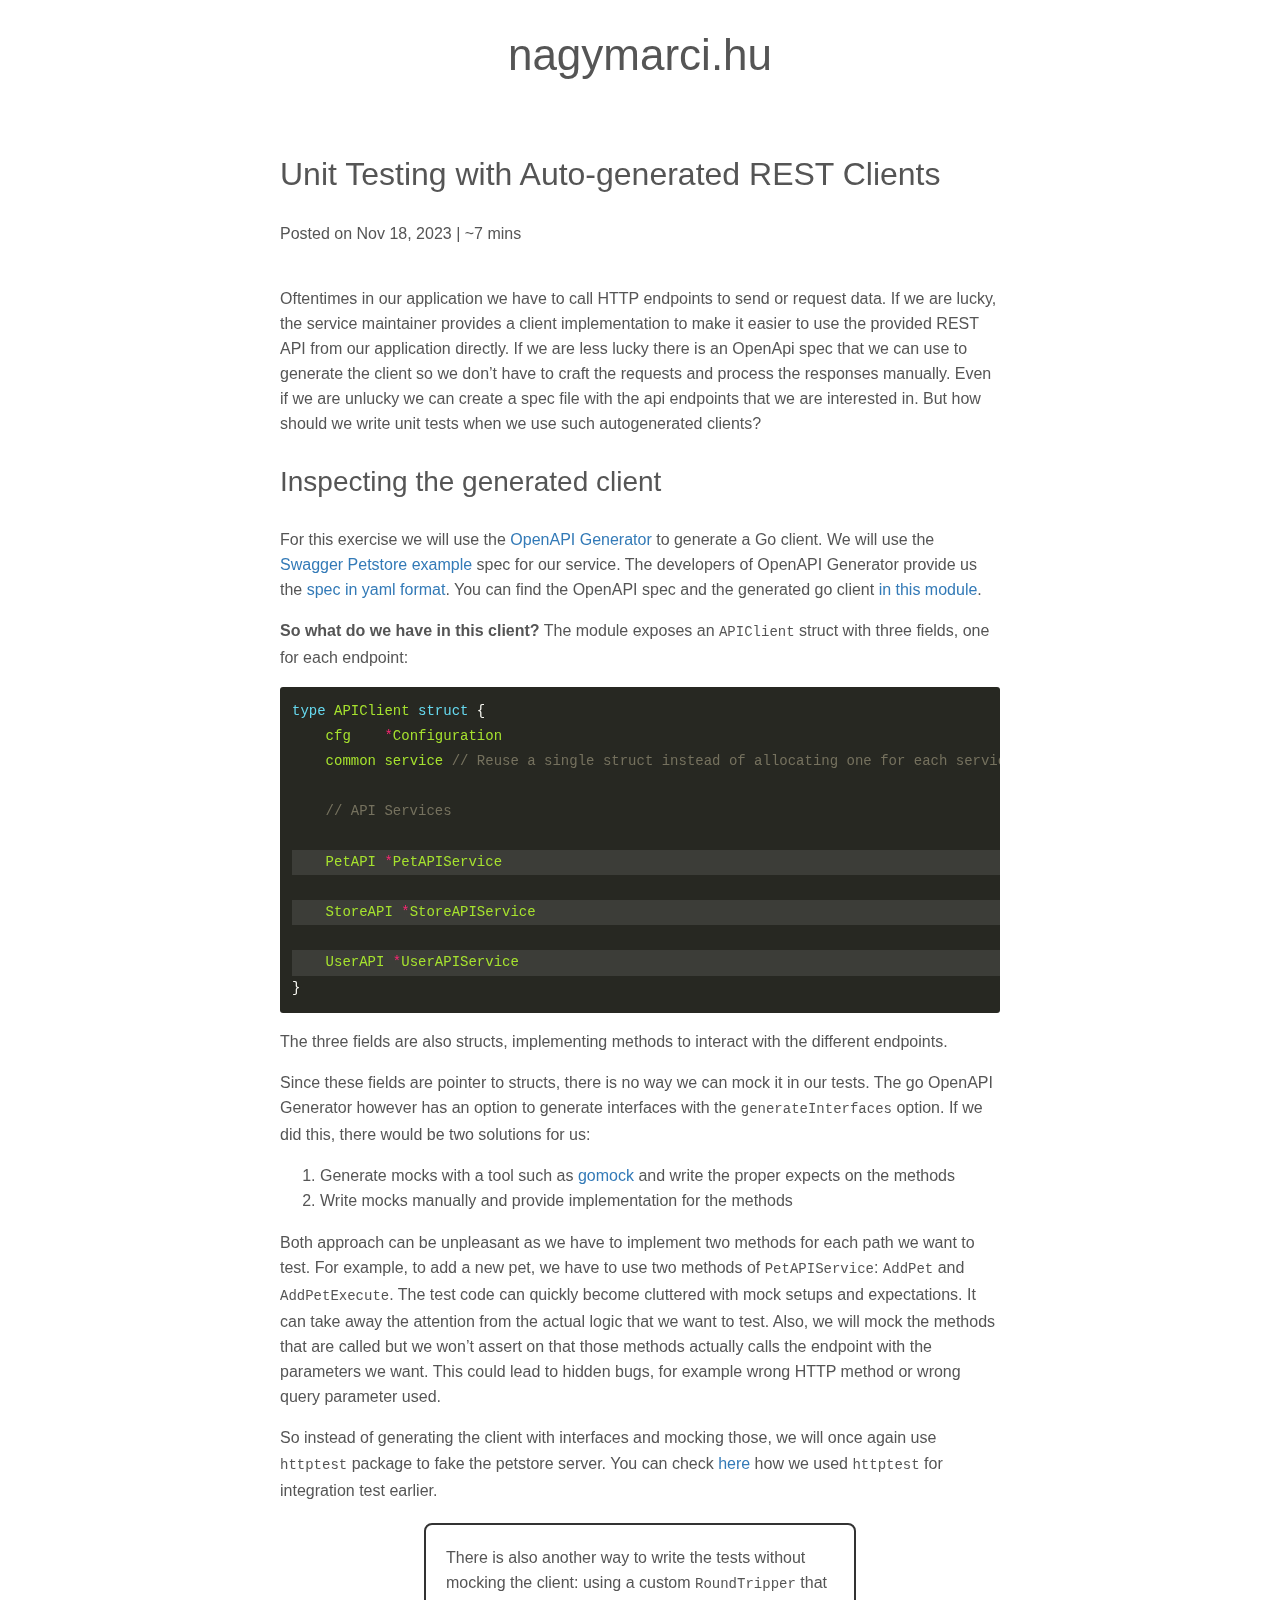
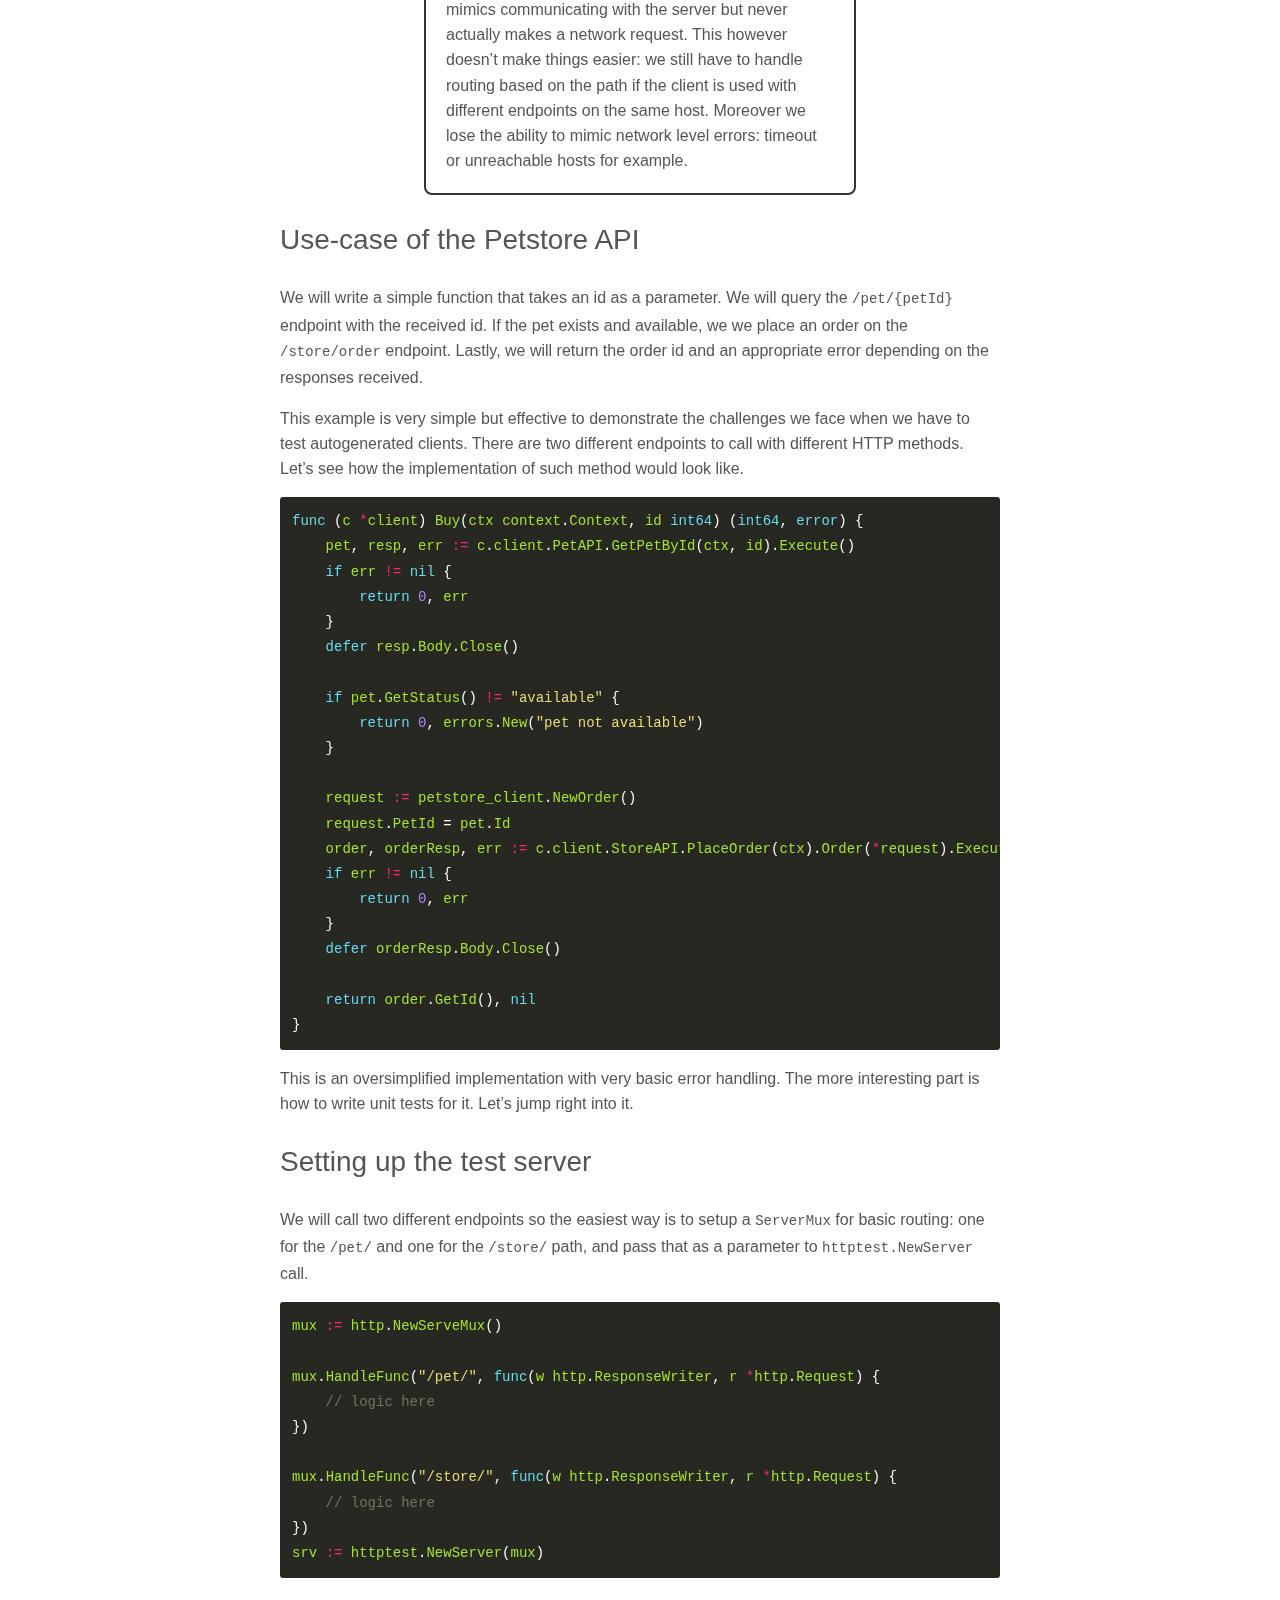
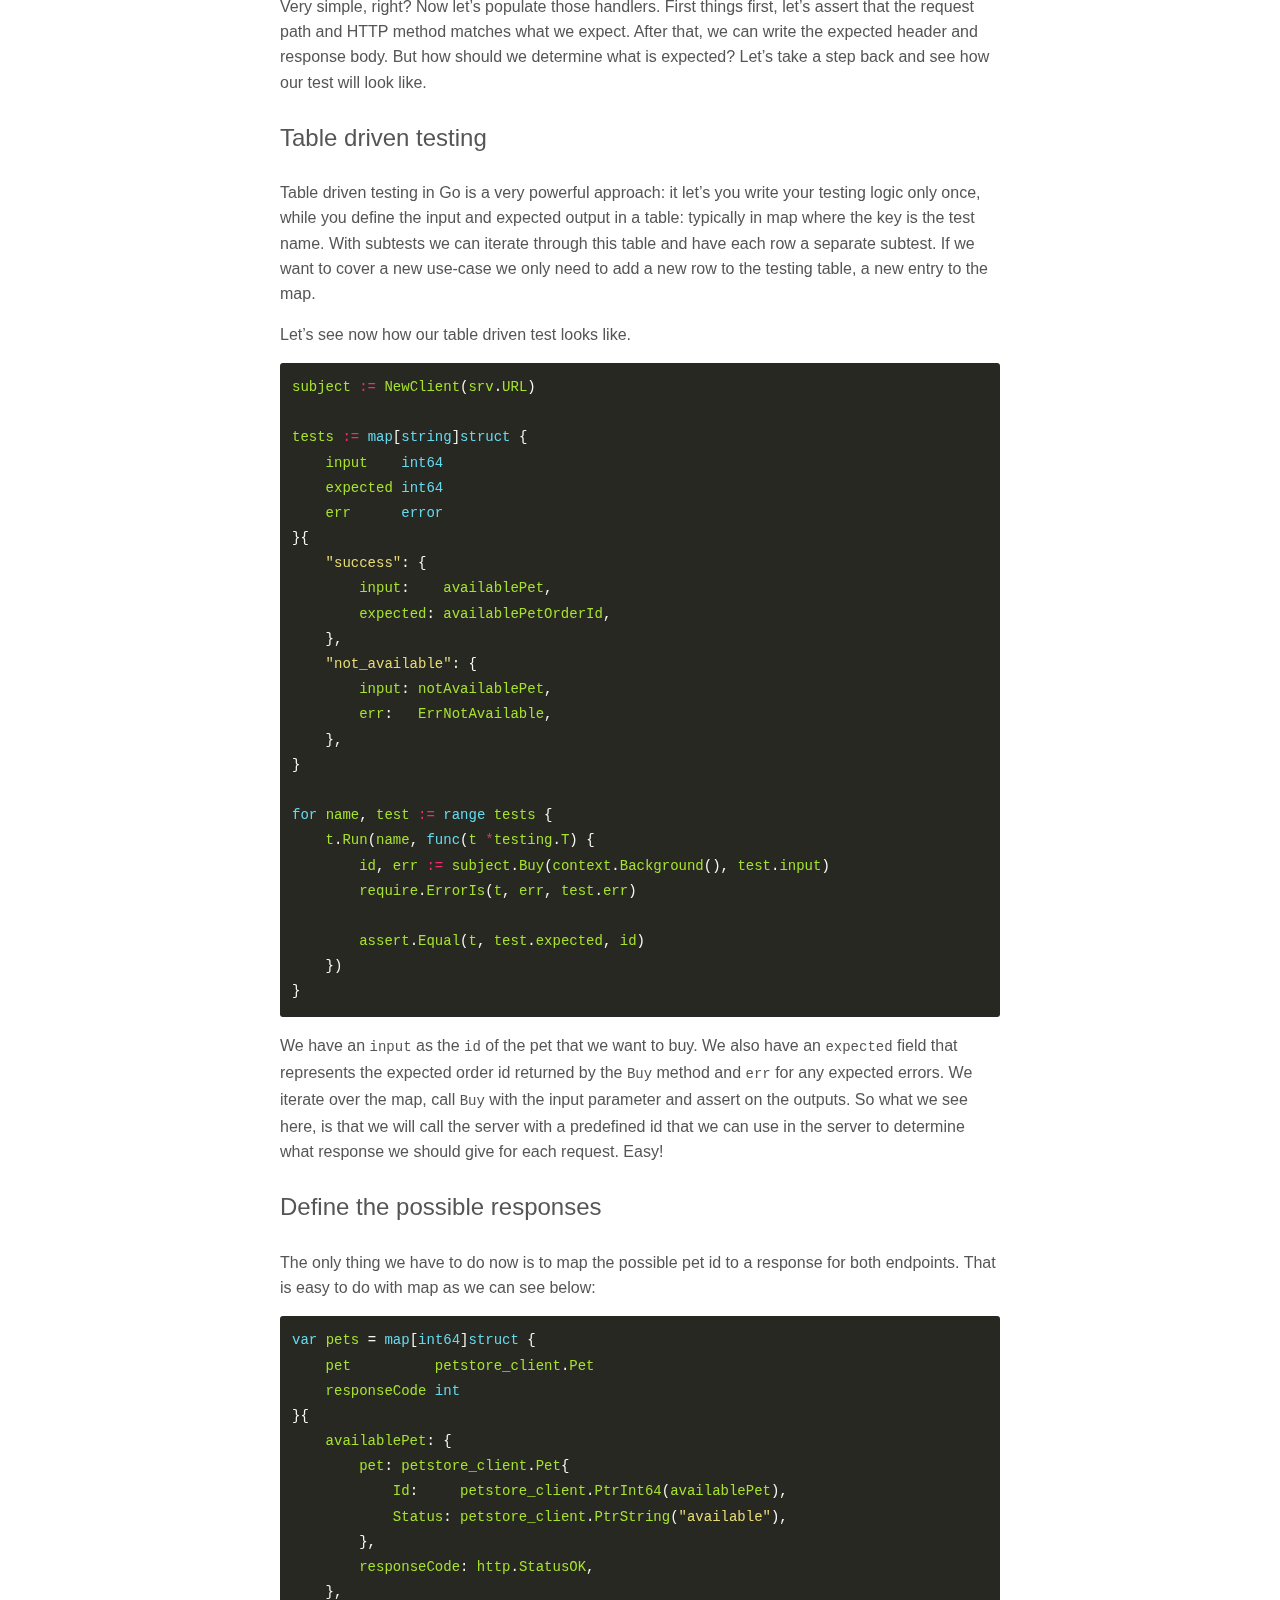
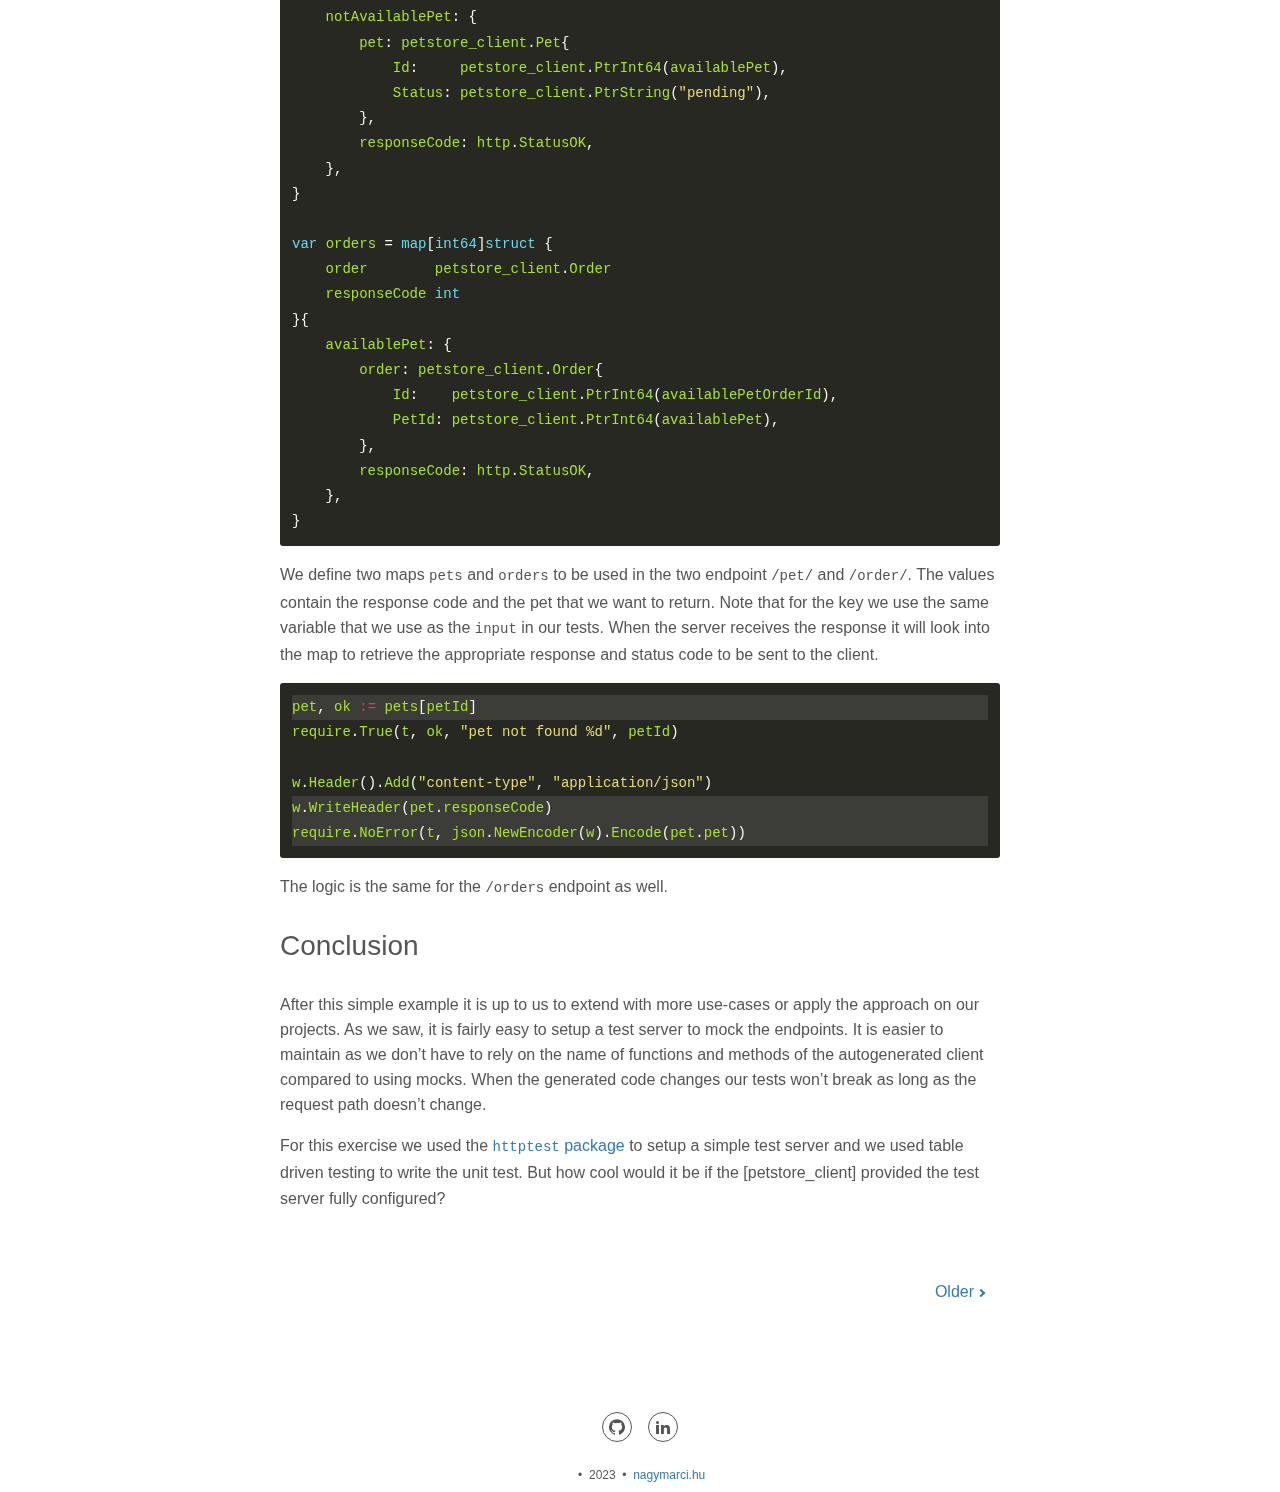
<file: posts/unit-testing-with-autogenerated-clients/index.html>
<!doctype html><html lang=en-us prefix="og: http://ogp.me/ns#"><head><meta charset=utf-8><meta name=viewport content="width=device-width,initial-scale=1,maximum-scale=1"><title>Unit Testing with Auto-generated REST Clients</title>
<meta property="og:title" content="Unit Testing with Auto-generated REST Clients"><meta name=twitter:title content="Unit Testing with Auto-generated REST Clients"><meta name=author content><meta property="og:site_name" content="nagymarci.hu"><meta property="og:url" content="https://nagymarci.github.io/posts/unit-testing-with-autogenerated-clients/"><meta name=twitter:card content="summary"><meta property="og:type" content="article"><meta name=generator content="Hugo 0.120.4"><link rel=stylesheet href=https://nagymarci.github.io/css/style.css><link rel=stylesheet href=https://nagymarci.github.io/css/summary.css></head><body><a href=#main class="skip-link p-screen-reader-text">Skip to content</a><svg xmlns="http://www.w3.org/2000/svg" style="display:none" aria-hidden="true"><symbol id="icon-500px" viewBox="0 0 16 16"><g><path d="M3.953 10.512a5.24 5.24.0 006.996 3.141c.625-.262 1.184-.641 1.666-1.122s.859-1.041 1.122-1.666c.272-.647.412-1.331.412-2.037s-.137-1.394-.412-2.037c-.262-.625-.641-1.184-1.122-1.666s-1.041-.859-1.666-1.122A5.226 5.226.0 008.912 3.59c-.716.0-1.431.144-2.066.413-.509.216-1.372.769-1.875 1.291l-.003.003V.984h7.241c.262-.003.262-.372.262-.491.0-.122.0-.487-.266-.491H4.377a.343.343.0 00-.344.341v6.066c0 .197.244.338.472.384.444.094.544-.047.653-.197l.016-.019c.166-.247.681-.766.688-.772a4.262 4.262.0 013.037-1.25c1.147.0 2.222.444 3.028 1.25a4.245 4.245.0 011.256 3.019 4.236 4.236.0 01-1.25 3.019 4.336 4.336.0 01-3.047 1.25 4.136 4.136.0 01-2.159-.597l.003-3.688c0-.491.213-1.028.572-1.431a2.09 2.09.0 011.588-.716c.594.0 1.15.225 1.566.634.409.406.637.95.637 1.528A2.179 2.179.0 018.887 11.02c-.238.0-.672-.106-.691-.109-.25-.075-.356.272-.391.387-.134.441.069.528.109.541.397.125.659.147 1.003.147a3.173 3.173.0 003.169-3.169c0-1.734-1.422-3.144-3.166-3.144-.856.0-1.659.328-2.263.919-.575.566-.903 1.319-.903 2.069v.019c-.003.094-.003 2.306-.006 3.031l-.003-.003c-.328-.363-.653-.919-.869-1.488-.084-.222-.275-.184-.534-.103-.125.034-.469.141-.391.394zm3.722-.865c0 .106.097.2.156.253l.019.019c.1.097.194.147.281.147a.181.181.0 00.131-.05c.044-.041.537-.544.588-.591l.553.55c.05.056.106.088.172.088.088.0.184-.053.284-.156.238-.244.119-.375.063-.438l-.559-.559.584-.588c.128-.137.016-.284-.097-.397-.162-.162-.322-.206-.422-.112l-.581.581-.588-.588a.16.16.0 00-.113-.047c-.078.0-.172.053-.275.156-.181.181-.219.306-.125.406l.588.584-.584.584c-.053.05-.078.103-.075.156zm1.278-7.931c-.938.0-1.938.191-2.669.506a.207.207.0 00-.134.181.753.753.0 00.069.337c.047.116.166.425.4.334a6.689 6.689.0 012.334-.444 6.35 6.35.0 012.469.497c.622.263 1.206.644 1.844 1.194a.22.22.0 00.147.059c.125.0.244-.122.347-.237.169-.191.287-.35.119-.509a6.858 6.858.0 00-2.1-1.356 7.326 7.326.0 00-2.825-.563zM14.006 13.3c-.113-.113-.209-.178-.294-.203s-.162-.006-.222.053l-.056.056a6.32 6.32.0 01-6.938 1.356 6.336 6.336.0 01-2.013-1.356 6.046 6.046.0 01-1.356-2.012c-.288-.713-.381-1.247-.413-1.422-.003-.016-.006-.028-.006-.037-.041-.206-.231-.222-.503-.178-.112.019-.459.072-.428.319v.006a7.261 7.261.0 002.04 3.994 7.266 7.266.0 0010.288.0l.059-.059c.069-.084.134-.225-.159-.516z"/></g></symbol><symbol id="icon-codepen" viewBox="0 0 16 16"><g><path d="M14.777 5.751l-7-4.667a.5.5.0 00-.555.0l-7 4.667a.501.501.0 00-.223.416v4.667c0 .167.084.323.223.416l7 4.667a.5.5.0 00.554.0l7-4.667a.501.501.0 00.223-.416V6.167a.501.501.0 00-.223-.416zM7.5 10.232 4.901 8.5 7.5 6.768 10.099 8.5 7.5 10.232zM8 5.899V2.434l5.599 3.732L11 7.898l-3-2zm-1 0-3 2-2.599-1.732L7 2.435V5.9zM3.099 8.5 1 9.899V7.101L3.099 8.5zM4 9.101l3 2v3.465l-5.599-3.732L4 9.102zm4 2 3-2 2.599 1.732L8 14.565V11.1zM11.901 8.5 14 7.101v2.798L11.901 8.5z"/></g></symbol><symbol id="icon-dribbble" viewBox="0 0 16 16"><g><path d="M8 16c-4.412.0-8-3.588-8-8s3.587-8 8-8c4.412.0 8 3.587 8 8s-3.588 8-8 8zm6.747-6.906c-.234-.075-2.116-.634-4.256-.291a29.7 29.7.0 011.328 4.872 6.845 6.845.0 002.928-4.581zM10.669 14.3c-.103-.6-.497-2.688-1.456-5.181-.016.006-.031.009-.044.016-3.856 1.344-5.241 4.016-5.362 4.266a6.807 6.807.0 006.863.9zm-7.747-1.722c.156-.266 2.031-3.369 5.553-4.509a7.04 7.04.0 01.269-.081 24.04 24.04.0 00-.553-1.159c-3.409 1.022-6.722.978-7.022.975-.003.069-.003.138-.003.209.0 1.753.666 3.356 1.756 4.566zM1.313 6.609c.306.003 3.122.016 6.319-.831A43.092 43.092.0 005.098 1.825 6.854 6.854.0 001.314 6.609zM6.4 1.366a36.612 36.612.0 012.55 4c2.431-.909 3.459-2.294 3.581-2.469A6.799 6.799.0 006.4 1.366zm6.891 2.325c-.144.194-1.291 1.663-3.816 2.694.159.325.313.656.453.991.05.119.1.234.147.353 2.275-.284 4.534.172 4.759.219A6.816 6.816.0 0013.29 3.692z"/></g></symbol><symbol id="icon-facebook" viewBox="0 0 16 16"><g><path d="M9.5 3H12V0H9.5C7.57.0 6 1.57 6 3.5V5H4v3h2v8h3V8h2.5l.5-3H9V3.5c0-.271.229-.5.5-.5z"/></g></symbol><symbol id="icon-feed" viewBox="0 0 16 16"><g><path d="M2.13 11.733c-1.175.0-2.13.958-2.13 2.126.0 1.174.955 2.122 2.13 2.122a2.126 2.126.0 002.133-2.122A2.133 2.133.0 002.13 11.733zM.002 5.436v3.067c1.997.0 3.874.781 5.288 2.196a7.45 7.45.0 012.192 5.302h3.08c0-5.825-4.739-10.564-10.56-10.564zM.006.0v3.068C7.128 3.068 12.924 8.87 12.924 16H16C16 7.18 8.824.0.006.0z"/></g></symbol><symbol id="icon-flickr" viewBox="0 0 16 16"><g><path d="M0 8.5a3.5 3.5.0 117 0 3.5 3.5.0 01-7 0zm9 0a3.5 3.5.0 117 0 3.5 3.5.0 01-7 0z"/></g></symbol><symbol id="icon-github" viewBox="0 0 16 16"><g><path d="M8 .198A8 8 0 005.471 15.789c.4.074.547-.174.547-.385.0-.191-.008-.821-.011-1.489-2.226.484-2.695-.944-2.695-.944-.364-.925-.888-1.171-.888-1.171-.726-.497.055-.486.055-.486.803.056 1.226.824 1.226.824.714 1.223 1.872.869 2.328.665.072-.517.279-.87.508-1.07-1.777-.202-3.645-.888-3.645-3.954.0-.873.313-1.587.824-2.147-.083-.202-.357-1.015.077-2.117.0.0.672-.215 2.201.82A7.672 7.672.0 018 4.066c.68.003 1.365.092 2.004.269 1.527-1.035 2.198-.82 2.198-.82.435 1.102.162 1.916.079 2.117.513.56.823 1.274.823 2.147.0 3.073-1.872 3.749-3.653 3.947.287.248.543.735.543 1.481.0 1.07-.009 1.932-.009 2.195.0.213.144.462.55.384A8 8 0 008.001.196z"/></g></symbol><symbol id="icon-gitlab" viewBox="0 0 28 28"><g><path d="M1.625 11.031 14 26.89.437 17.046a1.092 1.092.0 01-.391-1.203l1.578-4.813zm7.219.0h10.313L14.001 26.89zM5.75 1.469l3.094 9.562H1.625l3.094-9.562a.548.548.0 011.031.0zm20.625 9.562 1.578 4.813a1.09 1.09.0 01-.391 1.203l-13.563 9.844 12.375-15.859zm0 0h-7.219l3.094-9.562a.548.548.0 011.031.0z"/></g></symbol><symbol id="icon-google-plus" viewBox="0 0 16 16"><g><path d="M5.091 7.147v1.747h2.888c-.116.75-.872 2.197-2.888 2.197-1.737.0-3.156-1.441-3.156-3.216s1.419-3.216 3.156-3.216c.991.0 1.65.422 2.028.784L8.5 4.112c-.888-.828-2.037-1.331-3.409-1.331C2.275 2.784.0 5.059.0 7.875s2.275 5.091 5.091 5.091c2.937.0 4.888-2.066 4.888-4.975.0-.334-.037-.591-.081-.844H5.092zM16 7h-1.5V5.5H13V7h-1.5v1.5H13V10h1.5V8.5H16z"/></g></symbol><symbol id="icon-instagram" viewBox="0 0 22 22"><g><path d="M15.445.0H6.554A6.559 6.559.0 000 6.554v8.891A6.559 6.559.0 006.554 22h8.891a6.56 6.56.0 006.554-6.555V6.554A6.557 6.557.0 0015.445.0zm4.342 15.445a4.343 4.343.0 01-4.342 4.342H6.554a4.341 4.341.0 01-4.341-4.342V6.554a4.34 4.34.0 014.341-4.341h8.891a4.342 4.342.0 014.341 4.341l.001 8.891z"/><path d="M11 5.312A5.693 5.693.0 005.312 11 5.694 5.694.0 0011 16.688 5.694 5.694.0 0016.688 11 5.693 5.693.0 0011 5.312zm0 9.163a3.475 3.475.0 11-.001-6.95 3.475 3.475.0 01.001 6.95zm5.7-10.484a1.363 1.363.0 11-1.364 1.364c0-.752.51-1.364 1.364-1.364z"/></g></symbol><symbol id="icon-linkedin" viewBox="0 0 16 16"><g><path d="M6 6h2.767v1.418h.04C9.192 6.727 10.134 6 11.539 6 14.46 6 15 7.818 15 10.183V15h-2.885v-4.27c0-1.018-.021-2.329-1.5-2.329-1.502.0-1.732 1.109-1.732 2.255V15H6V6zM1 6h3v9H1V6zM4 3.5A1.5 1.5.0 11.999 3.499 1.5 1.5.0 014 3.5z"/></g></symbol><symbol id="icon-mail" viewBox="0 0 22 18"><g><path fill="#000" d="M0 17.225V.776h22v16.447H0v.002zm3.011-1.815h15.978l-5.111-5.115L11 13.179l-2.877-2.883-5.112 5.114zm-1.216-1.275 5.077-5.09L1.795 3.98v10.155zm13.332-5.09 5.079 5.09V3.979l-5.079 5.066zm-4.126 1.588 8.022-8.027-16.045-.001 8.023 8.028z"/></g></symbol><symbol id="icon-medium" viewBox="0 0 24 24"><g><path d="M22.085 4.733 24 2.901V2.5h-6.634l-4.728 11.768L7.259 2.5H.303v.401L2.54 5.594c.218.199.332.49.303.783V16.96c.069.381-.055.773-.323 1.05L0 21.064v.396h7.145v-.401l-2.52-3.049a1.244 1.244.0 01-.347-1.05V7.806l6.272 13.659h.729l5.393-13.659v10.881c0 .287.0.346-.188.534l-1.94 1.877v.402h9.412v-.401l-1.87-1.831a.556.556.0 01-.214-.534V5.267a.554.554.0 01.213-.534z"/></g></symbol><symbol id="icon-npm" viewBox="0 0 16 16"><g><path d="M0 0v16h16V0H0zm13 13h-2V5H8v8H3V3h10v10z"/></g></symbol><symbol id="icon-pinterest" viewBox="0 0 16 16"><g><path d="M8 1.069A6.93 6.93.0 005.475 14.453c-.059-.547-.116-1.391.025-1.988.125-.541.813-3.444.813-3.444s-.206-.416-.206-1.028c0-.963.559-1.684 1.253-1.684.591.0.878.444.878.975.0.594-.378 1.484-.575 2.306-.166.691.344 1.253 1.025 1.253 1.231.0 2.178-1.3 2.178-3.175.0-1.659-1.194-2.819-2.894-2.819-1.972.0-3.128 1.478-3.128 3.009.0.597.228 1.234.516 1.581.056.069.066.128.047.2a95.89 95.89.0 01-.194.787c-.031.128-.1.153-.231.094-.866-.403-1.406-1.669-1.406-2.684.0-2.188 1.587-4.194 4.578-4.194 2.403.0 4.272 1.712 4.272 4.003.0 2.388-1.506 4.313-3.597 4.313-.703.0-1.362-.366-1.588-.797.0.0-.347 1.322-.431 1.647-.156.603-.578 1.356-.862 1.816a6.93 6.93.0 008.984-6.622A6.931 6.931.0 008.001 1.068z"/></g></symbol><symbol id="icon-search" viewBox="0 0 16 16"><g><path d="M15.504 13.616l-3.79-3.223c-.392-.353-.811-.514-1.149-.499a6 6 0 10-.672.672c-.016.338.146.757.499 1.149l3.223 3.79c.552.613 1.453.665 2.003.115s.498-1.452-.115-2.003zM6 10a4 4 0 110-8 4 4 0 010 8z"/></g></symbol><symbol id="icon-strava" viewBox="0 0 24 24"><g><path d="M15.387 17.944l-2.089-4.116h-3.065L15.387 24l5.15-10.172h-3.066m-7.008-5.599 2.836 5.598h4.172L10.463.0l-7 13.828h4.169"/></g></symbol><symbol id="icon-tumblr" viewBox="0 0 16 16"><g><path d="M9.001 7v3.659c0 .928-.012 1.463.086 1.727.098.262.342.534.609.691.354.212.758.318 1.214.318.81.0 1.289-.107 2.09-.633v2.405a9.089 9.089.0 01-1.833.639A7.93 7.93.0 019.369 16a4.9 4.9.0 01-1.725-.276 4.195 4.195.0 01-1.438-.79c-.398-.343-.672-.706-.826-1.091s-.23-.944-.23-1.676V6.556H3.003V4.29c.628-.204 1.331-.497 1.778-.877a4.386 4.386.0 001.08-1.374C6.133 1.505 6.32.825 6.422.0h2.579v4H13v3H9.001z"/></g></symbol><symbol id="icon-twitter" viewBox="0 0 16 16"><g><path d="M16 3.538a6.461 6.461.0 01-1.884.516 3.301 3.301.0 001.444-1.816 6.607 6.607.0 01-2.084.797 3.28 3.28.0 00-2.397-1.034A3.28 3.28.0 007.882 6.029 9.321 9.321.0 011.116 2.598a3.284 3.284.0 001.015 4.381A3.301 3.301.0 01.643 6.57v.041A3.283 3.283.0 003.277 9.83a3.291 3.291.0 01-1.485.057 3.293 3.293.0 003.066 2.281 6.586 6.586.0 01-4.862 1.359 9.286 9.286.0 005.034 1.475c6.037.0 9.341-5.003 9.341-9.341.0-.144-.003-.284-.009-.425a6.59 6.59.0 001.637-1.697z"/></g></symbol><symbol id="icon-vimeo" viewBox="0 0 16 16"><g><path d="M15.994 4.281c-.072 1.556-1.159 3.691-3.263 6.397-2.175 2.825-4.016 4.241-5.522 4.241-.931.0-1.722-.859-2.366-2.581-.431-1.578-.859-3.156-1.291-4.734-.478-1.722-.991-2.581-1.541-2.581-.119.0-.538.253-1.256.753l-.753-.969c.791-.694 1.569-1.388 2.334-2.081 1.053-.909 1.844-1.387 2.372-1.438 1.244-.119 2.013.731 2.3 2.553.309 1.966.525 3.188.647 3.666.359 1.631.753 2.447 1.184 2.447.334.0.838-.528 1.509-1.588.669-1.056 1.028-1.862 1.078-2.416.097-.912-.262-1.372-1.078-1.372a2.98 2.98.0 00-1.184.263c.787-2.575 2.287-3.825 4.506-3.753 1.641.044 2.416 1.109 2.322 3.194z"/></g></symbol><symbol id="icon-wordpress" viewBox="0 0 16 16"><g><path d="M2 8c0 2.313 1.38 4.312 3.382 5.259L2.52 5.622A5.693 5.693.0 002 8zm10.05-.295c0-.722-.266-1.222-.495-1.612-.304-.482-.589-.889-.589-1.371.0-.537.418-1.037 1.008-1.037.027.0.052.003.078.005A6.064 6.064.0 008 2.156 6.036 6.036.0 002.987 4.79c.141.004.274.007.386.007.627.0 1.599-.074 1.599-.074.323-.018.361.444.038.482.0.0-.325.037-.687.055l2.185 6.33 1.313-3.835-.935-2.495a12.304 12.304.0 01-.629-.055c-.323-.019-.285-.5.038-.482.0.0.991.074 1.58.074.627.0 1.599-.074 1.599-.074.323-.018.362.444.038.482.0.0-.326.037-.687.055l2.168 6.282.599-1.947c.259-.809.457-1.389.457-1.889zm-3.945.806-1.8 5.095a6.148 6.148.0 003.687-.093.52.52.0 01-.043-.081L8.105 8.511zm5.16-3.315c.026.186.04.386.04.601.0.593-.114 1.259-.456 2.093l-1.833 5.16c1.784-1.013 2.983-2.895 2.983-5.051a5.697 5.697.0 00-.735-2.803zM8 0a8 8 0 100 16A8 8 0 008 0zm0 15A7 7 0 118 1a7 7 0 010 14z"/></g></symbol><symbol id="icon-youtube" viewBox="0 0 16 16"><g><path d="M15.841 4.8s-.156-1.103-.637-1.587c-.609-.637-1.291-.641-1.603-.678-2.237-.163-5.597-.163-5.597-.163h-.006s-3.359.0-5.597.163c-.313.038-.994.041-1.603.678C.317 3.697.164 4.8.164 4.8S.005 6.094.005 7.391v1.213c0 1.294.159 2.591.159 2.591s.156 1.103.634 1.588c.609.637 1.409.616 1.766.684 1.281.122 5.441.159 5.441.159s3.363-.006 5.6-.166c.313-.037.994-.041 1.603-.678.481-.484.637-1.588.637-1.588s.159-1.294.159-2.591V7.39c-.003-1.294-.162-2.591-.162-2.591zm-9.494 5.275V5.578l4.322 2.256-4.322 2.241z"/></g></symbol></svg><header class=l-header><p class="c-title p-title"><a href=https://nagymarci.github.io/ class=p-title__link>nagymarci.hu</a></p></header><main id=main class=l-main><article class=p-article><header><h1>Unit Testing with Auto-generated REST Clients</h1><div><div class=c-meta>Posted on
<time datetime=2023-11-18T14:45:22+01:00>Nov 18, 2023
</time>|
~7 mins</div></div></div></header><section id=js-article class=p-article__body><p>Oftentimes in our application we have to call HTTP endpoints to send or request data. If we are lucky,
the service maintainer provides a client implementation to make it easier to use the provided REST API
from our application directly. If we are less lucky there is an OpenApi spec that we can use to generate
the client so we don&rsquo;t have to craft the requests and process the responses manually. Even if we are unlucky
we can create a spec file with the api endpoints that we are interested in. But how should we write unit tests
when we use such autogenerated clients?</p><h2 id=inspecting-the-generated-client>Inspecting the generated client</h2><p>For this exercise we will use the <a href=https://openapi-generator.tech/>OpenAPI Generator</a> to generate a Go client.
We will use the <a href=https://petstore.swagger.io/>Swagger Petstore example</a> spec for our service. The developers of
OpenAPI Generator provide us the <a href=https://raw.githubusercontent.com/openapitools/openapi-generator/master/modules/openapi-generator/src/test/resources/3_0/petstore.yaml>spec in yaml format</a>.
You can find the OpenAPI spec and the generated go client <a href=https://github.com/nagymarci/petstore-client>in this module</a>.</p><p><strong>So what do we have in this client?</strong> The module exposes an <code>APIClient</code> struct with three fields, one for each endpoint:<div class=highlight><pre tabindex=0 style=color:#f8f8f2;background-color:#272822;-moz-tab-size:4;-o-tab-size:4;tab-size:4;display:grid><code class=language-go data-lang=go><span style=display:flex><span><span style=color:#66d9ef>type</span> <span style=color:#a6e22e>APIClient</span> <span style=color:#66d9ef>struct</span> {
</span></span><span style=display:flex><span>	<span style=color:#a6e22e>cfg</span>    <span style=color:#f92672>*</span><span style=color:#a6e22e>Configuration</span>
</span></span><span style=display:flex><span>	<span style=color:#a6e22e>common</span> <span style=color:#a6e22e>service</span> <span style=color:#75715e>// Reuse a single struct instead of allocating one for each service on the heap.
</span></span></span><span style=display:flex><span><span style=color:#75715e></span>
</span></span><span style=display:flex><span>	<span style=color:#75715e>// API Services
</span></span></span><span style=display:flex><span><span style=color:#75715e></span>
</span></span><span style=display:flex;background-color:#3c3d38><span>	<span style=color:#a6e22e>PetAPI</span> <span style=color:#f92672>*</span><span style=color:#a6e22e>PetAPIService</span>
</span></span><span style=display:flex><span>
</span></span><span style=display:flex;background-color:#3c3d38><span>	<span style=color:#a6e22e>StoreAPI</span> <span style=color:#f92672>*</span><span style=color:#a6e22e>StoreAPIService</span>
</span></span><span style=display:flex><span>
</span></span><span style=display:flex;background-color:#3c3d38><span>	<span style=color:#a6e22e>UserAPI</span> <span style=color:#f92672>*</span><span style=color:#a6e22e>UserAPIService</span>
</span></span><span style=display:flex><span>}</span></span></code></pre></div></p><p>The three fields are also structs, implementing methods to interact with the different endpoints.</p><p>Since these fields are pointer to structs, there is no way we can mock it in our tests. The go OpenAPI Generator however
has an option to generate interfaces with the <code>generateInterfaces</code> option. If we did this, there would be two solutions
for us:</p><ol><li>Generate mocks with a tool such as <a href=https://github.com/uber-go/mock>gomock</a> and write the proper expects on the methods</li><li>Write mocks manually and provide implementation for the methods</li></ol><p>Both approach can be unpleasant as we have to implement two methods for each path we want to test. For example, to add
a new pet, we have to use two methods of <code>PetAPIService</code>: <code>AddPet</code> and <code>AddPetExecute</code>. The test code can quickly become
cluttered with mock setups and expectations. It can take away the attention from the actual logic that we want to test.
Also, we will mock the methods that are called but we won&rsquo;t assert on that those methods actually calls the endpoint with
the parameters we want. This could lead to hidden bugs, for example wrong HTTP method or wrong query parameter used.</p><p>So instead of generating the client with interfaces and mocking those, we will once again use <code>httptest</code> package to fake
the petstore server. You can check <a href=/posts/integration-tests-in-go/>here</a> how we used <code>httptest</code> for integration test earlier.</p><div class=framed-text>There is also another way to write the tests without mocking the client: using a custom <code>RoundTripper</code> that mimics communicating with the server but never actually makes a network request. This however doesn&rsquo;t make things easier: we still
have to handle routing based on the path if the client is used with different endpoints on the same host. Moreover
we lose the ability to mimic network level errors: timeout or unreachable hosts for example.</div><h2 id=use-case-of-the-petstore-api>Use-case of the Petstore API</h2><p>We will write a simple function that takes an id as a parameter. We will query the <code>/pet/{petId}</code> endpoint with the received
id. If the pet exists and available, we we place an order on the <code>/store/order</code> endpoint. Lastly, we will return the order id
and an appropriate error depending on the responses received.</p><p>This example is very simple but effective to demonstrate the challenges we face when we have to test autogenerated clients.
There are two different endpoints to call with different HTTP methods. Let&rsquo;s see how the implementation of such method would
look like.</p><div class=highlight><pre tabindex=0 style=color:#f8f8f2;background-color:#272822;-moz-tab-size:4;-o-tab-size:4;tab-size:4><code class=language-go data-lang=go><span style=display:flex><span><span style=color:#66d9ef>func</span> (<span style=color:#a6e22e>c</span> <span style=color:#f92672>*</span><span style=color:#a6e22e>client</span>) <span style=color:#a6e22e>Buy</span>(<span style=color:#a6e22e>ctx</span> <span style=color:#a6e22e>context</span>.<span style=color:#a6e22e>Context</span>, <span style=color:#a6e22e>id</span> <span style=color:#66d9ef>int64</span>) (<span style=color:#66d9ef>int64</span>, <span style=color:#66d9ef>error</span>) {
</span></span><span style=display:flex><span>	<span style=color:#a6e22e>pet</span>, <span style=color:#a6e22e>resp</span>, <span style=color:#a6e22e>err</span> <span style=color:#f92672>:=</span> <span style=color:#a6e22e>c</span>.<span style=color:#a6e22e>client</span>.<span style=color:#a6e22e>PetAPI</span>.<span style=color:#a6e22e>GetPetById</span>(<span style=color:#a6e22e>ctx</span>, <span style=color:#a6e22e>id</span>).<span style=color:#a6e22e>Execute</span>()
</span></span><span style=display:flex><span>	<span style=color:#66d9ef>if</span> <span style=color:#a6e22e>err</span> <span style=color:#f92672>!=</span> <span style=color:#66d9ef>nil</span> {
</span></span><span style=display:flex><span>		<span style=color:#66d9ef>return</span> <span style=color:#ae81ff>0</span>, <span style=color:#a6e22e>err</span>
</span></span><span style=display:flex><span>	}
</span></span><span style=display:flex><span>	<span style=color:#66d9ef>defer</span> <span style=color:#a6e22e>resp</span>.<span style=color:#a6e22e>Body</span>.<span style=color:#a6e22e>Close</span>()
</span></span><span style=display:flex><span>
</span></span><span style=display:flex><span>	<span style=color:#66d9ef>if</span> <span style=color:#a6e22e>pet</span>.<span style=color:#a6e22e>GetStatus</span>() <span style=color:#f92672>!=</span> <span style=color:#e6db74>&#34;available&#34;</span> {
</span></span><span style=display:flex><span>		<span style=color:#66d9ef>return</span> <span style=color:#ae81ff>0</span>, <span style=color:#a6e22e>errors</span>.<span style=color:#a6e22e>New</span>(<span style=color:#e6db74>&#34;pet not available&#34;</span>)
</span></span><span style=display:flex><span>	}
</span></span><span style=display:flex><span>
</span></span><span style=display:flex><span>	<span style=color:#a6e22e>request</span> <span style=color:#f92672>:=</span> <span style=color:#a6e22e>petstore_client</span>.<span style=color:#a6e22e>NewOrder</span>()
</span></span><span style=display:flex><span>	<span style=color:#a6e22e>request</span>.<span style=color:#a6e22e>PetId</span> = <span style=color:#a6e22e>pet</span>.<span style=color:#a6e22e>Id</span>
</span></span><span style=display:flex><span>	<span style=color:#a6e22e>order</span>, <span style=color:#a6e22e>orderResp</span>, <span style=color:#a6e22e>err</span> <span style=color:#f92672>:=</span> <span style=color:#a6e22e>c</span>.<span style=color:#a6e22e>client</span>.<span style=color:#a6e22e>StoreAPI</span>.<span style=color:#a6e22e>PlaceOrder</span>(<span style=color:#a6e22e>ctx</span>).<span style=color:#a6e22e>Order</span>(<span style=color:#f92672>*</span><span style=color:#a6e22e>request</span>).<span style=color:#a6e22e>Execute</span>()
</span></span><span style=display:flex><span>	<span style=color:#66d9ef>if</span> <span style=color:#a6e22e>err</span> <span style=color:#f92672>!=</span> <span style=color:#66d9ef>nil</span> {
</span></span><span style=display:flex><span>		<span style=color:#66d9ef>return</span> <span style=color:#ae81ff>0</span>, <span style=color:#a6e22e>err</span>
</span></span><span style=display:flex><span>	}
</span></span><span style=display:flex><span>	<span style=color:#66d9ef>defer</span> <span style=color:#a6e22e>orderResp</span>.<span style=color:#a6e22e>Body</span>.<span style=color:#a6e22e>Close</span>()
</span></span><span style=display:flex><span>
</span></span><span style=display:flex><span>	<span style=color:#66d9ef>return</span> <span style=color:#a6e22e>order</span>.<span style=color:#a6e22e>GetId</span>(), <span style=color:#66d9ef>nil</span>
</span></span><span style=display:flex><span>}</span></span></code></pre></div><p>This is an oversimplified implementation with very basic error handling. The more interesting part is how to write unit tests
for it. Let&rsquo;s jump right into it.</p><h2 id=setting-up-the-test-server>Setting up the test server</h2><p>We will call two different endpoints so the easiest way is to setup a <code>ServerMux</code> for basic routing: one for the
<code>/pet/</code> and one for the <code>/store/</code> path, and pass that as a parameter to <code>httptest.NewServer</code> call.</p><div class=highlight><pre tabindex=0 style=color:#f8f8f2;background-color:#272822;-moz-tab-size:4;-o-tab-size:4;tab-size:4><code class=language-go data-lang=go><span style=display:flex><span><span style=color:#a6e22e>mux</span> <span style=color:#f92672>:=</span> <span style=color:#a6e22e>http</span>.<span style=color:#a6e22e>NewServeMux</span>()
</span></span><span style=display:flex><span>
</span></span><span style=display:flex><span><span style=color:#a6e22e>mux</span>.<span style=color:#a6e22e>HandleFunc</span>(<span style=color:#e6db74>&#34;/pet/&#34;</span>, <span style=color:#66d9ef>func</span>(<span style=color:#a6e22e>w</span> <span style=color:#a6e22e>http</span>.<span style=color:#a6e22e>ResponseWriter</span>, <span style=color:#a6e22e>r</span> <span style=color:#f92672>*</span><span style=color:#a6e22e>http</span>.<span style=color:#a6e22e>Request</span>) {
</span></span><span style=display:flex><span>    <span style=color:#75715e>// logic here
</span></span></span><span style=display:flex><span><span style=color:#75715e></span>})
</span></span><span style=display:flex><span>
</span></span><span style=display:flex><span><span style=color:#a6e22e>mux</span>.<span style=color:#a6e22e>HandleFunc</span>(<span style=color:#e6db74>&#34;/store/&#34;</span>, <span style=color:#66d9ef>func</span>(<span style=color:#a6e22e>w</span> <span style=color:#a6e22e>http</span>.<span style=color:#a6e22e>ResponseWriter</span>, <span style=color:#a6e22e>r</span> <span style=color:#f92672>*</span><span style=color:#a6e22e>http</span>.<span style=color:#a6e22e>Request</span>) {
</span></span><span style=display:flex><span>    <span style=color:#75715e>// logic here
</span></span></span><span style=display:flex><span><span style=color:#75715e></span>})
</span></span><span style=display:flex><span><span style=color:#a6e22e>srv</span> <span style=color:#f92672>:=</span> <span style=color:#a6e22e>httptest</span>.<span style=color:#a6e22e>NewServer</span>(<span style=color:#a6e22e>mux</span>)</span></span></code></pre></div><p>Very simple, right? Now let&rsquo;s populate those handlers. First things first, let&rsquo;s assert that the request path and
HTTP method matches what we expect. After that, we can write the expected header and response body. But how should
we determine what is expected? Let&rsquo;s take a step back and see how our test will look like.</p><h3 id=table-driven-testing>Table driven testing</h3><p>Table driven testing in Go is a very powerful approach: it let&rsquo;s you write your testing logic only once, while you
define the input and expected output in a table: typically in map where the key is the test name. With subtests
we can iterate through this table and have each row a separate subtest. If we want to cover a new use-case
we only need to add a new row to the testing table, a new entry to the map.</p><p>Let&rsquo;s see now how our table driven test looks like.<div class=highlight><pre tabindex=0 style=color:#f8f8f2;background-color:#272822;-moz-tab-size:4;-o-tab-size:4;tab-size:4><code class=language-go data-lang=go><span style=display:flex><span><span style=color:#a6e22e>subject</span> <span style=color:#f92672>:=</span> <span style=color:#a6e22e>NewClient</span>(<span style=color:#a6e22e>srv</span>.<span style=color:#a6e22e>URL</span>)
</span></span><span style=display:flex><span>
</span></span><span style=display:flex><span><span style=color:#a6e22e>tests</span> <span style=color:#f92672>:=</span> <span style=color:#66d9ef>map</span>[<span style=color:#66d9ef>string</span>]<span style=color:#66d9ef>struct</span> {
</span></span><span style=display:flex><span>    <span style=color:#a6e22e>input</span>    <span style=color:#66d9ef>int64</span>
</span></span><span style=display:flex><span>    <span style=color:#a6e22e>expected</span> <span style=color:#66d9ef>int64</span>
</span></span><span style=display:flex><span>    <span style=color:#a6e22e>err</span>      <span style=color:#66d9ef>error</span>
</span></span><span style=display:flex><span>}{
</span></span><span style=display:flex><span>    <span style=color:#e6db74>&#34;success&#34;</span>: {
</span></span><span style=display:flex><span>        <span style=color:#a6e22e>input</span>:    <span style=color:#a6e22e>availablePet</span>,
</span></span><span style=display:flex><span>        <span style=color:#a6e22e>expected</span>: <span style=color:#a6e22e>availablePetOrderId</span>,
</span></span><span style=display:flex><span>    },
</span></span><span style=display:flex><span>    <span style=color:#e6db74>&#34;not_available&#34;</span>: {
</span></span><span style=display:flex><span>        <span style=color:#a6e22e>input</span>: <span style=color:#a6e22e>notAvailablePet</span>,
</span></span><span style=display:flex><span>        <span style=color:#a6e22e>err</span>:   <span style=color:#a6e22e>ErrNotAvailable</span>,
</span></span><span style=display:flex><span>    },
</span></span><span style=display:flex><span>}
</span></span><span style=display:flex><span>
</span></span><span style=display:flex><span><span style=color:#66d9ef>for</span> <span style=color:#a6e22e>name</span>, <span style=color:#a6e22e>test</span> <span style=color:#f92672>:=</span> <span style=color:#66d9ef>range</span> <span style=color:#a6e22e>tests</span> {
</span></span><span style=display:flex><span>    <span style=color:#a6e22e>t</span>.<span style=color:#a6e22e>Run</span>(<span style=color:#a6e22e>name</span>, <span style=color:#66d9ef>func</span>(<span style=color:#a6e22e>t</span> <span style=color:#f92672>*</span><span style=color:#a6e22e>testing</span>.<span style=color:#a6e22e>T</span>) {
</span></span><span style=display:flex><span>        <span style=color:#a6e22e>id</span>, <span style=color:#a6e22e>err</span> <span style=color:#f92672>:=</span> <span style=color:#a6e22e>subject</span>.<span style=color:#a6e22e>Buy</span>(<span style=color:#a6e22e>context</span>.<span style=color:#a6e22e>Background</span>(), <span style=color:#a6e22e>test</span>.<span style=color:#a6e22e>input</span>)
</span></span><span style=display:flex><span>        <span style=color:#a6e22e>require</span>.<span style=color:#a6e22e>ErrorIs</span>(<span style=color:#a6e22e>t</span>, <span style=color:#a6e22e>err</span>, <span style=color:#a6e22e>test</span>.<span style=color:#a6e22e>err</span>)
</span></span><span style=display:flex><span>
</span></span><span style=display:flex><span>        <span style=color:#a6e22e>assert</span>.<span style=color:#a6e22e>Equal</span>(<span style=color:#a6e22e>t</span>, <span style=color:#a6e22e>test</span>.<span style=color:#a6e22e>expected</span>, <span style=color:#a6e22e>id</span>)
</span></span><span style=display:flex><span>    })
</span></span><span style=display:flex><span>}</span></span></code></pre></div></p><p>We have an <code>input</code> as the <code>id</code> of the pet that we want to buy. We also have an <code>expected</code> field that represents the expected
order id returned by the <code>Buy</code> method and <code>err</code> for any expected errors. We iterate over the map, call <code>Buy</code> with the input
parameter and assert on the outputs. So what we see here, is that we will call the server with a predefined id that we can
use in the server to determine what response we should give for each request. Easy!</p><h3 id=define-the-possible-responses>Define the possible responses</h3><p>The only thing we have to do now is to map the possible pet id to a response for both endpoints. That is easy to do with map
as we can see below:<div class=highlight><pre tabindex=0 style=color:#f8f8f2;background-color:#272822;-moz-tab-size:4;-o-tab-size:4;tab-size:4><code class=language-go data-lang=go><span style=display:flex><span><span style=color:#66d9ef>var</span> <span style=color:#a6e22e>pets</span> = <span style=color:#66d9ef>map</span>[<span style=color:#66d9ef>int64</span>]<span style=color:#66d9ef>struct</span> {
</span></span><span style=display:flex><span>	<span style=color:#a6e22e>pet</span>          <span style=color:#a6e22e>petstore_client</span>.<span style=color:#a6e22e>Pet</span>
</span></span><span style=display:flex><span>	<span style=color:#a6e22e>responseCode</span> <span style=color:#66d9ef>int</span>
</span></span><span style=display:flex><span>}{
</span></span><span style=display:flex><span>	<span style=color:#a6e22e>availablePet</span>: {
</span></span><span style=display:flex><span>		<span style=color:#a6e22e>pet</span>: <span style=color:#a6e22e>petstore_client</span>.<span style=color:#a6e22e>Pet</span>{
</span></span><span style=display:flex><span>			<span style=color:#a6e22e>Id</span>:     <span style=color:#a6e22e>petstore_client</span>.<span style=color:#a6e22e>PtrInt64</span>(<span style=color:#a6e22e>availablePet</span>),
</span></span><span style=display:flex><span>			<span style=color:#a6e22e>Status</span>: <span style=color:#a6e22e>petstore_client</span>.<span style=color:#a6e22e>PtrString</span>(<span style=color:#e6db74>&#34;available&#34;</span>),
</span></span><span style=display:flex><span>		},
</span></span><span style=display:flex><span>		<span style=color:#a6e22e>responseCode</span>: <span style=color:#a6e22e>http</span>.<span style=color:#a6e22e>StatusOK</span>,
</span></span><span style=display:flex><span>	},
</span></span><span style=display:flex><span>	<span style=color:#a6e22e>notAvailablePet</span>: {
</span></span><span style=display:flex><span>		<span style=color:#a6e22e>pet</span>: <span style=color:#a6e22e>petstore_client</span>.<span style=color:#a6e22e>Pet</span>{
</span></span><span style=display:flex><span>			<span style=color:#a6e22e>Id</span>:     <span style=color:#a6e22e>petstore_client</span>.<span style=color:#a6e22e>PtrInt64</span>(<span style=color:#a6e22e>availablePet</span>),
</span></span><span style=display:flex><span>			<span style=color:#a6e22e>Status</span>: <span style=color:#a6e22e>petstore_client</span>.<span style=color:#a6e22e>PtrString</span>(<span style=color:#e6db74>&#34;pending&#34;</span>),
</span></span><span style=display:flex><span>		},
</span></span><span style=display:flex><span>		<span style=color:#a6e22e>responseCode</span>: <span style=color:#a6e22e>http</span>.<span style=color:#a6e22e>StatusOK</span>,
</span></span><span style=display:flex><span>	},
</span></span><span style=display:flex><span>}
</span></span><span style=display:flex><span>
</span></span><span style=display:flex><span><span style=color:#66d9ef>var</span> <span style=color:#a6e22e>orders</span> = <span style=color:#66d9ef>map</span>[<span style=color:#66d9ef>int64</span>]<span style=color:#66d9ef>struct</span> {
</span></span><span style=display:flex><span>	<span style=color:#a6e22e>order</span>        <span style=color:#a6e22e>petstore_client</span>.<span style=color:#a6e22e>Order</span>
</span></span><span style=display:flex><span>	<span style=color:#a6e22e>responseCode</span> <span style=color:#66d9ef>int</span>
</span></span><span style=display:flex><span>}{
</span></span><span style=display:flex><span>	<span style=color:#a6e22e>availablePet</span>: {
</span></span><span style=display:flex><span>		<span style=color:#a6e22e>order</span>: <span style=color:#a6e22e>petstore_client</span>.<span style=color:#a6e22e>Order</span>{
</span></span><span style=display:flex><span>			<span style=color:#a6e22e>Id</span>:    <span style=color:#a6e22e>petstore_client</span>.<span style=color:#a6e22e>PtrInt64</span>(<span style=color:#a6e22e>availablePetOrderId</span>),
</span></span><span style=display:flex><span>			<span style=color:#a6e22e>PetId</span>: <span style=color:#a6e22e>petstore_client</span>.<span style=color:#a6e22e>PtrInt64</span>(<span style=color:#a6e22e>availablePet</span>),
</span></span><span style=display:flex><span>		},
</span></span><span style=display:flex><span>		<span style=color:#a6e22e>responseCode</span>: <span style=color:#a6e22e>http</span>.<span style=color:#a6e22e>StatusOK</span>,
</span></span><span style=display:flex><span>	},
</span></span><span style=display:flex><span>}</span></span></code></pre></div></p><p>We define two maps <code>pets</code> and <code>orders</code> to be used in the two endpoint <code>/pet/</code> and <code>/order/</code>. The values contain the response code and the pet that we want to return. Note that for the key we use the same variable that we use as the <code>input</code> in our tests. When the server receives the response it will look into the map to retrieve the appropriate response and status code
to be sent to the client.</p><div class=highlight><pre tabindex=0 style=color:#f8f8f2;background-color:#272822;-moz-tab-size:4;-o-tab-size:4;tab-size:4;display:grid><code class=language-go data-lang=go><span style=display:flex;background-color:#3c3d38><span><span style=color:#a6e22e>pet</span>, <span style=color:#a6e22e>ok</span> <span style=color:#f92672>:=</span> <span style=color:#a6e22e>pets</span>[<span style=color:#a6e22e>petId</span>]
</span></span><span style=display:flex><span><span style=color:#a6e22e>require</span>.<span style=color:#a6e22e>True</span>(<span style=color:#a6e22e>t</span>, <span style=color:#a6e22e>ok</span>, <span style=color:#e6db74>&#34;pet not found %d&#34;</span>, <span style=color:#a6e22e>petId</span>)
</span></span><span style=display:flex><span>
</span></span><span style=display:flex><span><span style=color:#a6e22e>w</span>.<span style=color:#a6e22e>Header</span>().<span style=color:#a6e22e>Add</span>(<span style=color:#e6db74>&#34;content-type&#34;</span>, <span style=color:#e6db74>&#34;application/json&#34;</span>)
</span></span><span style=display:flex;background-color:#3c3d38><span><span style=color:#a6e22e>w</span>.<span style=color:#a6e22e>WriteHeader</span>(<span style=color:#a6e22e>pet</span>.<span style=color:#a6e22e>responseCode</span>)
</span></span><span style=display:flex;background-color:#3c3d38><span><span style=color:#a6e22e>require</span>.<span style=color:#a6e22e>NoError</span>(<span style=color:#a6e22e>t</span>, <span style=color:#a6e22e>json</span>.<span style=color:#a6e22e>NewEncoder</span>(<span style=color:#a6e22e>w</span>).<span style=color:#a6e22e>Encode</span>(<span style=color:#a6e22e>pet</span>.<span style=color:#a6e22e>pet</span>))</span></span></code></pre></div><p>The logic is the same for the <code>/orders</code> endpoint as well.</p><h2 id=conclusion>Conclusion</h2><p>After this simple example it is up to us to extend with more use-cases or apply the approach on our projects. As we saw,
it is fairly easy to setup a test server to mock the endpoints. It is easier to maintain as we don&rsquo;t have to rely on the
name of functions and methods of the autogenerated client compared to using mocks. When the generated code changes our tests
won&rsquo;t break as long as the request path doesn&rsquo;t change.</p><p>For this exercise we used the <a href=https://pkg.go.dev/net/http/httptest><code>httptest</code> package</a> to setup a simple test server and
we used table driven testing to write the unit test. But how cool would it be if the [petstore_client] provided the test server
fully configured?
<script type=application/javascript src=https://gist.github.com/nagymarci/1f205ed65a1f0323305ad788c5b42eba.js></script></p></section><footer><nav class="p-pagination c-pagination"><div class=c-pagination__ctrl><div class=c-pagination__newer></div><div class=c-pagination__older><a href=https://nagymarci.github.io/posts/integration-tests-in-go/>Older</a></div></div></nav></footer></article></main><footer class=l-footer><ul class=c-links><li class=c-links__item><a href=https://github.com/nagymarci target=_blank><svg viewBox="0 0 64 64" class="c-links__icon"><title>github</title><use xlink:href="#icon-github"/></svg></a></li><li class=c-links__item><a href=https://linkedin.com/in/marton-nagy-80b537124 target=_blank><svg viewBox="0 0 64 64" class="c-links__icon"><title>linkedin</title><use xlink:href="#icon-linkedin"/></svg></a></li></ul><p class=p-copyright>&nbsp;&bull;&nbsp;
2023
&nbsp;&bull;&nbsp;
<a href=https://nagymarci.github.io/>nagymarci.hu</a></p></footer><script type=text/javascript src=https://nagymarci.github.io/js/bundle.js defer></script></body></html>
</file>
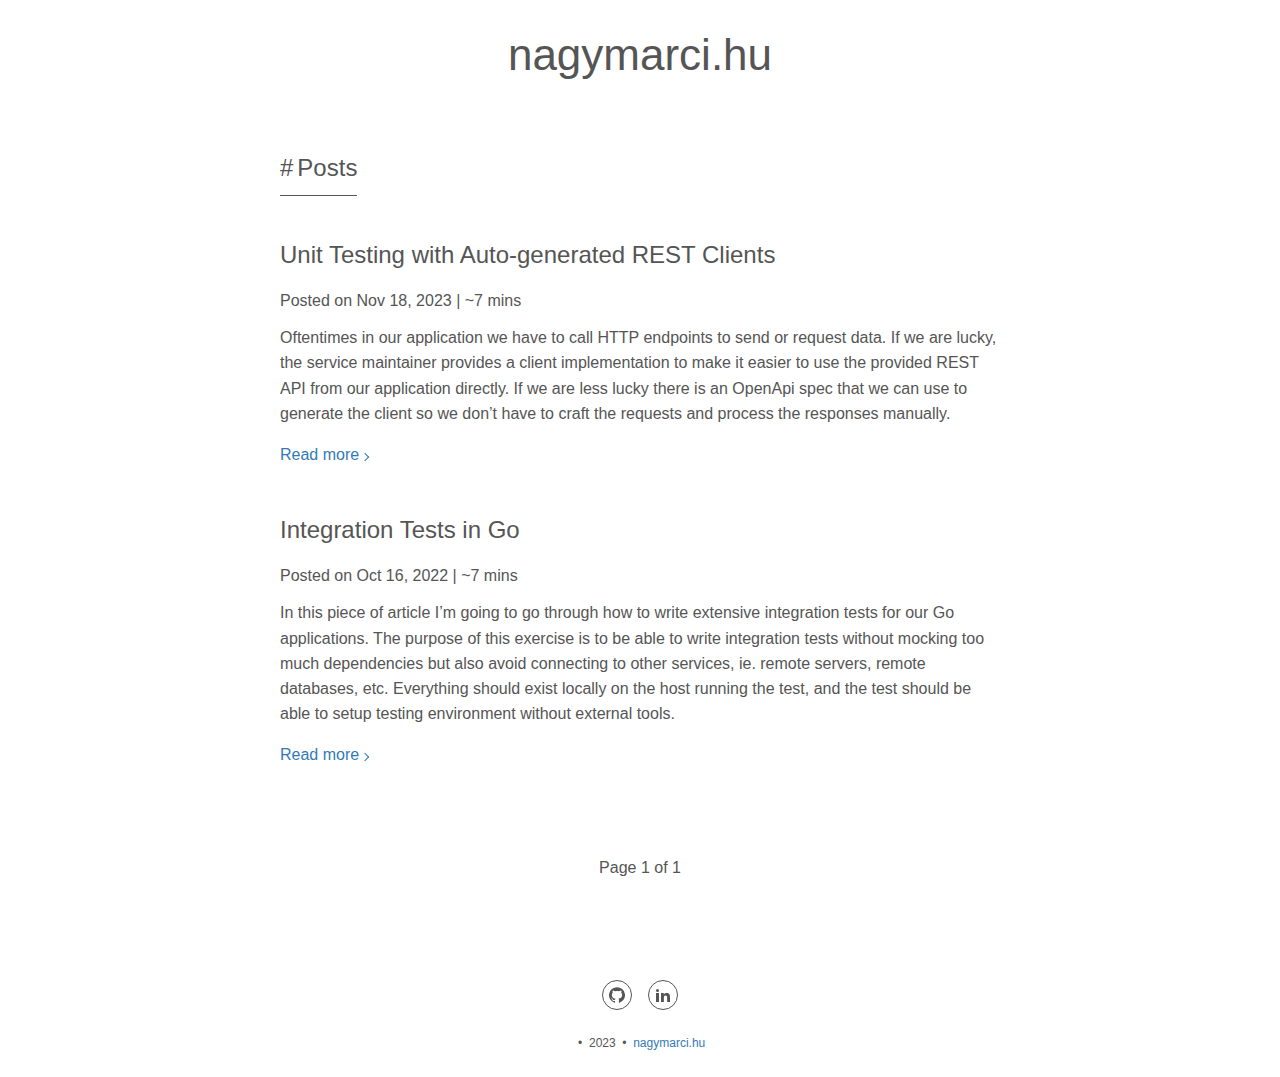
<file: posts/page/1/index.html>
<!doctype html><html lang=en-us><head><title>https://nagymarci.github.io/posts/</title>
<link rel=canonical href=https://nagymarci.github.io/posts/><meta name=robots content="noindex"><meta charset=utf-8><meta http-equiv=refresh content="0; url=https://nagymarci.github.io/posts/"></head></html>
</file>
